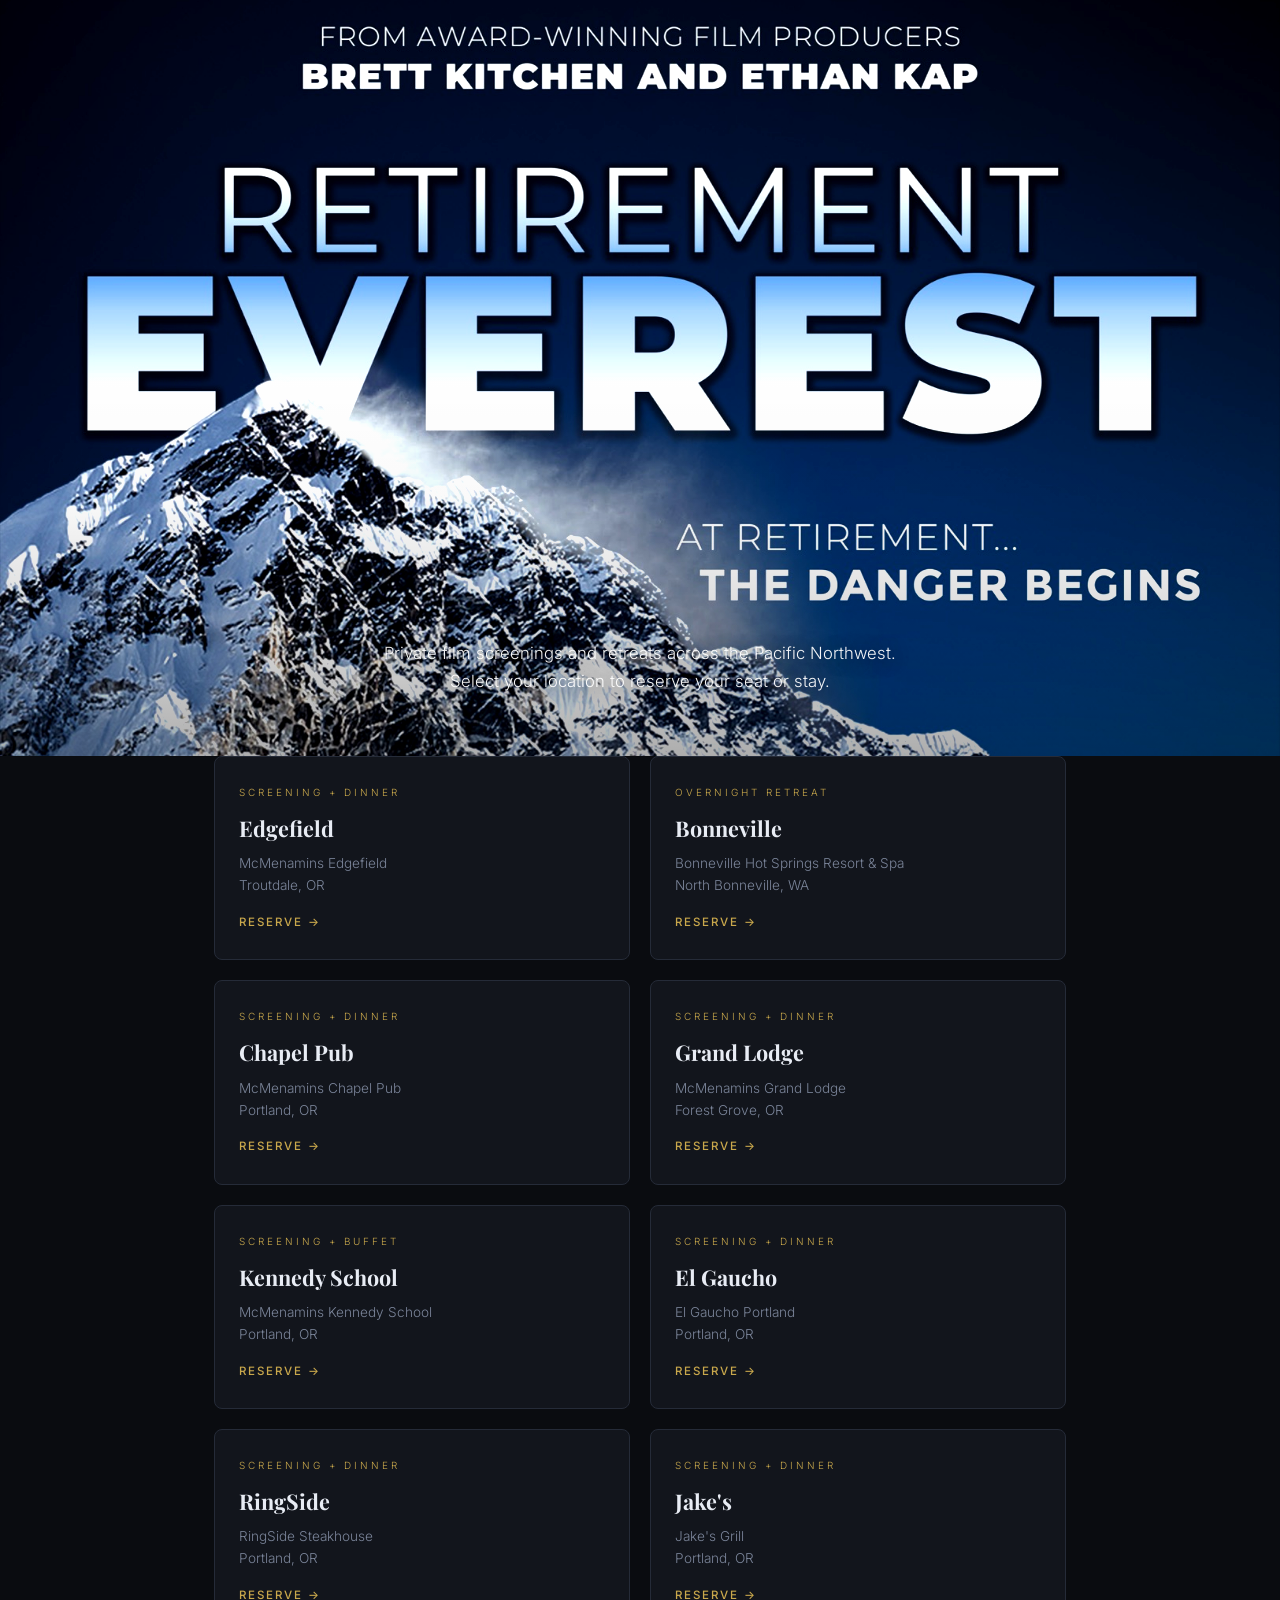
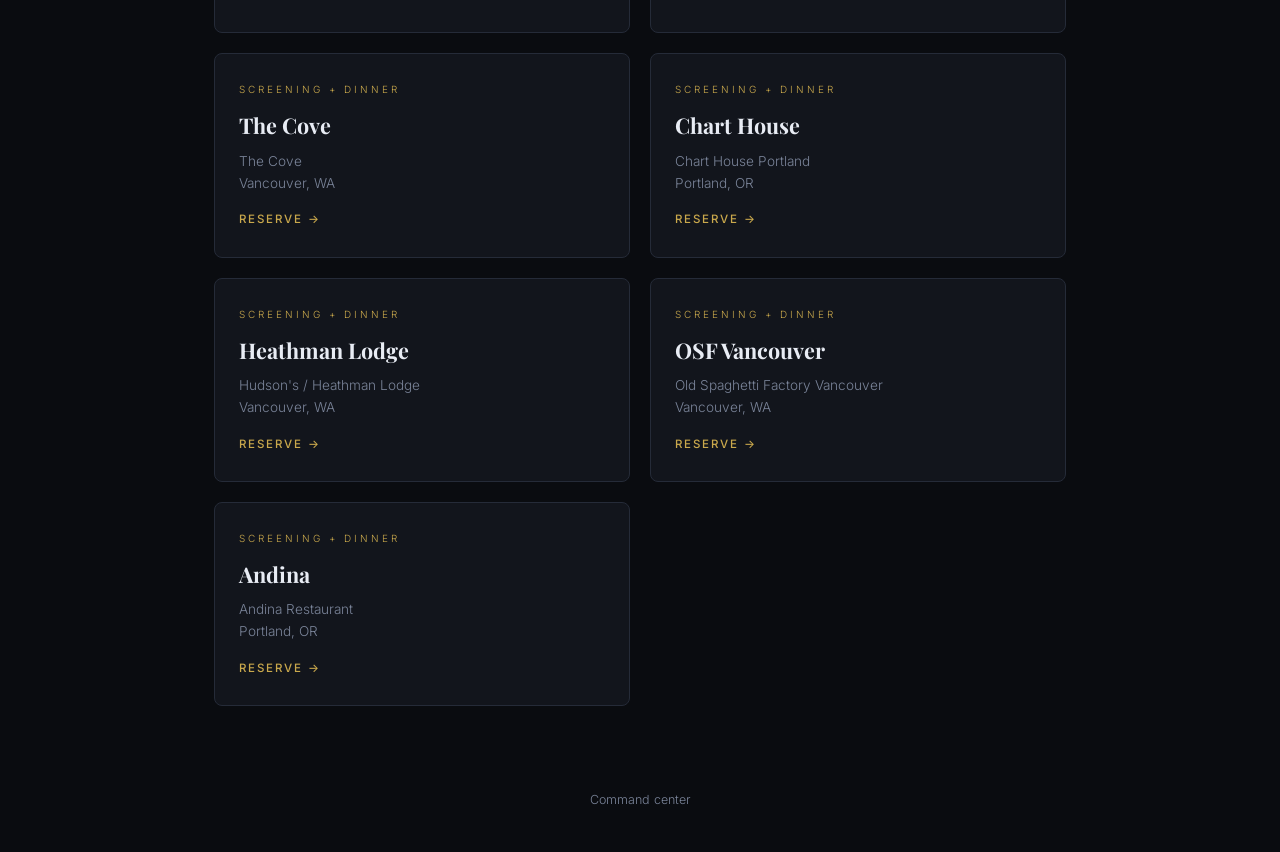
<file: index.html>
<!DOCTYPE html>
<html lang="en">
<head>
<meta charset="UTF-8">
<meta name="viewport" content="width=device-width, initial-scale=1.0">
<title>Retirement Everest — Event Series</title>
<meta http-equiv="Cache-Control" content="no-cache, no-store, must-revalidate">
<link rel="stylesheet" href="styles.css?v=20260802d">
</head>
<body class="theme-hub">
  <div class="hero hero--hub hero--has-poster">
    <div class="hero-bg has-image" id="hubHeroBg"></div>
    <div class="hero-content hub-hero">
    <div class="eyebrow">Brett Kitchen &amp; Ethan Kap Present</div>
    <h1>Retirement Everest</h1>
    <p>Private film screenings and retreats across the Pacific Northwest. Select your location to reserve your seat or stay.</p>
    </div>
  </div>
  <div class="loc-grid" id="locGrid"></div>
  <div class="hub-admin">
    <a href="host.html">Command center</a>
  </div>
  <script src="locations.js?v=20260802d"></script>
  <script>
    const hero = RETIREMENT_EVEREST.hero;
    if (hero?.image) {
      const bust = '20260802d';
      const mobile = hero.imageMobile ? `${hero.imageMobile}?v=${bust}` : '';
      const desktop = `${hero.image}?v=${bust}`;
      document.getElementById('hubHeroBg').innerHTML = `
        <picture>
          ${mobile ? `<source media="(max-width: 768px)" srcset="${mobile}">` : ''}
          <img src="${desktop}" alt="${hero.alt || 'Retirement Everest'}">
        </picture>
        <div class="hero-overlay"></div>`;
    }
    const grid = document.getElementById('locGrid');
    Object.values(RETIREMENT_EVEREST.locations).forEach(loc => {
      if (loc.guestOnly || loc.hideFromPlanner) return; // BBQ package page is not a separate hub card
      const typeLabels = { retreat: 'Overnight Retreat', screening: 'Screening + Dinner', preorder: 'Screening + Dinner', buffet: 'Screening + Buffet' };
      const typeLabel = typeLabels[loc.type] || 'Event';
      const guestSlug = loc.guestSlug || loc.slug;
      const a = document.createElement('a');
      a.className = 'loc-card';
      a.href = `guest.html?location=${guestSlug}`;
      a.innerHTML = `
        <div class="loc-type">${typeLabel}</div>
        <h2>${loc.shortName}</h2>
        <p>${loc.name}<br>${loc.city}</p>
        <div class="go">Reserve →</div>
      `;
      grid.appendChild(a);
    });
  </script>
</body>
</html>
</file>
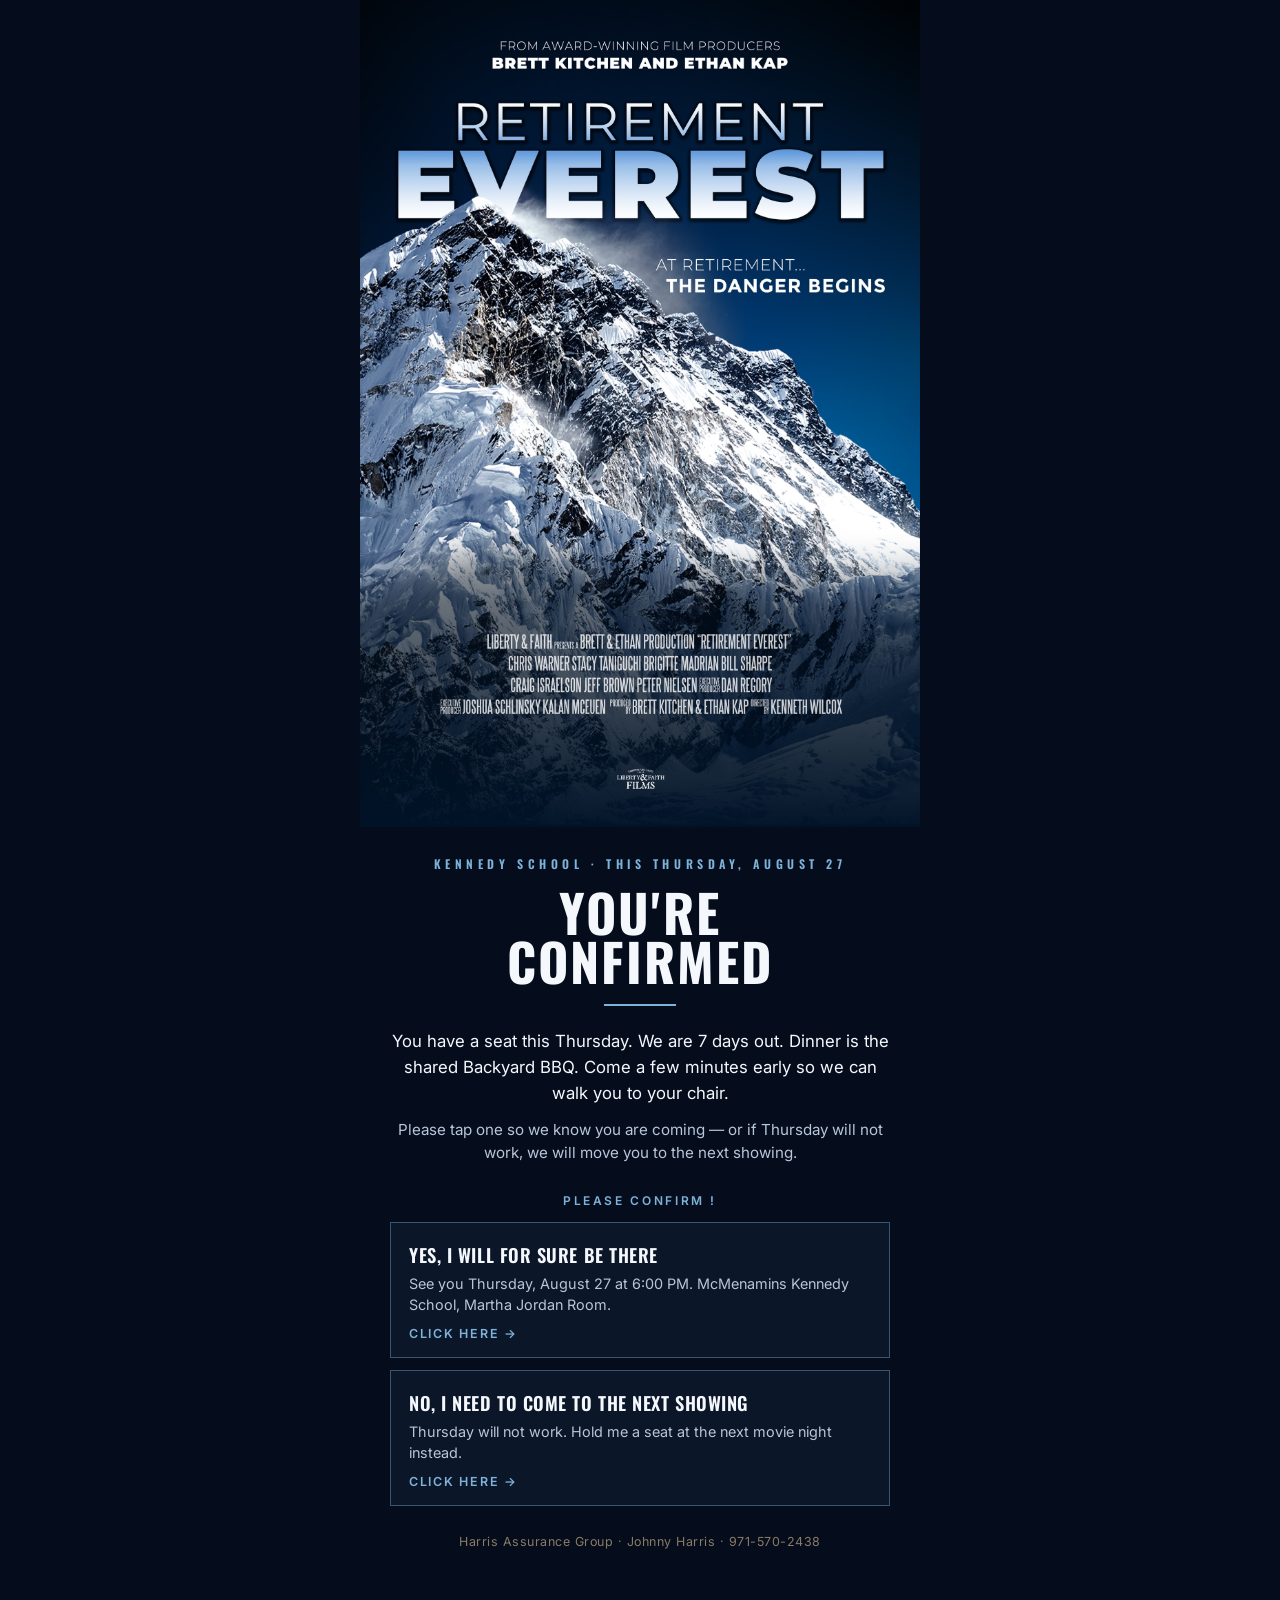
<file: confirm.html>
<!DOCTYPE html>
<html lang="en">
<head>
<meta charset="utf-8">
<meta name="viewport" content="width=device-width, initial-scale=1">
<title>You're confirmed — please tap yes or no</title>
<meta name="description" content="You have a seat Thursday at Kennedy School. Tap yes if you will for sure be there, or no if you need the next showing.">
<link rel="preconnect" href="https://fonts.googleapis.com">
<link href="https://fonts.googleapis.com/css2?family=Inter:wght@400;500;600&family=Oswald:wght@500;600;700&display=swap" rel="stylesheet">
<style>
  :root {
    --bg: #050c1c;
    --panel: #0b1628;
    --gold: #7eb3d9;
    --gold-lt: #f4f8fc;
    --text: #f4f8fc;
    --muted: #b7c6d8;
    --line: rgba(126,179,217,0.4);
  }
  * { box-sizing: border-box; }
  html, body { margin: 0; min-height: 100%; background: var(--bg); color: var(--text); font-family: Inter, system-ui, sans-serif; }
  .wrap { max-width: 560px; margin: 0 auto; padding: 0 0 72px; }
  .hero img { display: block; width: 100%; height: auto; }
  .frame { border: 0; padding: 0 12px; }
  .inner { border: 0; padding: 28px 18px 28px; text-align: center; }
  .kicker {
    font-family: Oswald, sans-serif;
    font-size: 12px; letter-spacing: 0.38em; text-transform: uppercase;
    color: var(--gold); font-weight: 600; margin-bottom: 16px;
  }
  h1 {
    font-family: Oswald, sans-serif; font-weight: 700;
    font-size: clamp(36px, 9vw, 52px); line-height: 0.94; margin: 0 0 18px; color: var(--gold-lt);
    letter-spacing: 0.04em; text-transform: uppercase;
  }
  .rule { width: 72px; height: 2px; background: var(--gold); margin: 0 auto 22px; }
  .lede { font-size: 1.05rem; line-height: 1.55; color: var(--text); margin: 0 0 12px; }
  .sorry { font-size: 0.95rem; line-height: 1.55; color: var(--muted); margin: 0 0 28px; }
  .ask {
    font-size: 12px; letter-spacing: 0.22em; text-transform: uppercase;
    color: var(--gold); font-weight: 600; margin: 0 0 14px;
  }
  .choice {
    display: block; width: 100%; text-align: left; background: var(--panel);
    border: 1px solid var(--line); color: inherit; border-radius: 0;
    padding: 18px 18px 16px; margin: 0 0 12px; cursor: pointer; font: inherit; text-decoration: none;
  }
  .choice:hover, .choice:focus { border-color: var(--gold); outline: none; }
  .choice h2 {
    font-family: Oswald, sans-serif; font-size: 1.15rem;
    margin: 0 0 6px; font-weight: 600; letter-spacing: 0.03em; text-transform: uppercase;
  }
  .choice p { margin: 0; color: var(--muted); font-size: 0.9rem; line-height: 1.45; }
  .choice .go { color: var(--gold); font-size: 0.78rem; letter-spacing: 0.14em; text-transform: uppercase; margin-top: 10px; font-weight: 600; }
  form { text-align: left; margin-top: 8px; }
  label { display: block; font-size: 0.75rem; letter-spacing: 0.08em; text-transform: uppercase; color: var(--muted); margin: 12px 0 6px; }
  input, textarea {
    width: 100%; background: #08101e; border: 1px solid var(--line);
    color: var(--text); padding: 12px; font: inherit; font-size: 1rem;
  }
  textarea { min-height: 88px; resize: vertical; }
  .check { display: flex; gap: 10px; align-items: flex-start; margin: 16px 0 8px; color: var(--muted); font-size: 0.92rem; line-height: 1.4; }
  .check input { width: auto; margin-top: 3px; }
  .actions { display: flex; gap: 10px; margin-top: 20px; }
  button.primary {
    flex: 1; background: var(--gold); color: #1c1814; border: 0; padding: 14px 16px;
    font: inherit; font-weight: 600; letter-spacing: 0.04em; cursor: pointer;
  }
  button.ghost {
    background: transparent; color: var(--muted); border: 1px solid var(--line);
    padding: 14px 16px; font: inherit; cursor: pointer;
  }
  .err { color: #e08a7a; font-size: 0.9rem; margin-top: 12px; }
  .thanks h2 { font-family: Oswald, sans-serif; font-size: 1.8rem; margin: 12px 0; text-transform: uppercase; }
  .thanks p { color: var(--muted); line-height: 1.55; }
  .foot { margin-top: 28px; font-size: 0.78rem; color: #8a7b66; letter-spacing: 0.04em; }
  [hidden] { display: none !important; }
</style>
</head>
<body>
  <div class="wrap">
    <div class="hero"><img src="assets/flyer-poster.jpg" alt="Retirement Everest"></div>
    <div class="frame">
      <div class="inner">
        <div class="kicker">Kennedy School · this Thursday, August 27</div>
        <h1>You're<br>confirmed</h1>
        <div class="rule"></div>
        <p class="lede">You have a seat this Thursday. We are 7 days out. Dinner is the shared Backyard BBQ. Come a few minutes early so we can walk you to your chair.</p>
        <p class="sorry">Please tap one so we know you are coming — or if Thursday will not work, we will move you to the next showing.</p>

        <div id="pick">
          <p class="ask">Please confirm !</p>
          <button class="choice" type="button" data-intent="yes">
            <h2>Yes, I will for sure be there</h2>
            <p>See you Thursday, August 27 at 6:00 PM. McMenamins Kennedy School, Martha Jordan Room.</p>
            <div class="go">Click here →</div>
          </button>
          <button class="choice" type="button" data-intent="next">
            <h2>No, I need to come to the next showing</h2>
            <p>Thursday will not work. Hold me a seat at the next movie night instead.</p>
            <div class="go">Click here →</div>
          </button>
        </div>

        <form id="form" hidden>
          <p class="ask" id="formAsk"></p>
          <p class="sorry" id="formLead" style="margin-bottom:8px"></p>
          <label for="first">First name</label>
          <input id="first" name="first" autocomplete="given-name" required>
          <label for="last">Last name</label>
          <input id="last" name="last" autocomplete="family-name">
          <label for="email">Email</label>
          <input id="email" name="email" type="email" autocomplete="email">
          <label for="phone">Phone</label>
          <input id="phone" name="phone" type="tel" autocomplete="tel">
          <div id="noteWrap" hidden>
            <label for="note">Anything we should know</label>
            <textarea id="note" placeholder="Optional — who else was coming with you, or a good time to call"></textarea>
          </div>
          <div class="err" id="err" hidden></div>
          <div class="actions">
            <button class="ghost" type="button" id="back">Back</button>
            <button class="primary" type="submit" id="submit">Send</button>
          </div>
        </form>

        <div class="thanks" id="thanks" hidden>
          <p class="ask">Thank you</p>
          <h2 id="thanksTitle"></h2>
          <p id="thanksBody"></p>
        </div>

        <p class="foot">Harris Assurance Group · Johnny Harris · 971-570-2438</p>
      </div>
    </div>
  </div>
<script>
(function () {
  var WEBHOOK = 'https://services.leadconnectorhq.com/hooks/24UgqDfh5TcJs5IPnA25/webhook-trigger/bfe13f27-a90b-46ec-ae0c-7744bcec2f8d';
  var q = new URLSearchParams(location.search);
  var intent = (q.get('intent') || '').toLowerCase();
  var pick = document.getElementById('pick');
  var form = document.getElementById('form');
  var thanks = document.getElementById('thanks');
  var noteWrap = document.getElementById('noteWrap');
  var err = document.getElementById('err');
  var current = '';

  function usable(v) {
    v = (v || '').trim();
    if (!v || /\{\{/.test(v)) return '';
    return v;
  }
  ['first', 'last', 'email', 'phone'].forEach(function (k) {
    var el = document.getElementById(k);
    var v = usable(q.get(k) || q.get(k === 'first' ? 'first_name' : k === 'last' ? 'last_name' : k) || '');
    if (el && v) el.value = v;
  });
  var cleanPath = location.pathname.replace(/\/confirm\.html$/i, '/confirm').replace(/\/$/, '') || '/confirm';
  var cleanSearch = (intent === 'yes' || intent === 'next') ? ('?intent=' + intent) : '';
  if (location.pathname + location.search !== cleanPath + cleanSearch) {
    history.replaceState({}, '', cleanPath + cleanSearch);
  }

  function showForm(which) {
    current = which;
    pick.hidden = true;
    form.hidden = false;
    thanks.hidden = true;
    var yes = which === 'yes';
    document.getElementById('formAsk').textContent = yes ? 'Yes — I will be there' : 'Next showing';
    document.getElementById('formLead').textContent = yes
      ? 'Tell us how to reach you so we have you locked in for Thursday.'
      : 'Tell us how to reach you. We will hold a seat for you at the next movie night and confirm the date.';
    document.getElementById('submit').textContent = yes ? 'Yes, I will for sure be there' : 'Move me to the next showing';
    noteWrap.hidden = yes;
  }

  document.querySelectorAll('[data-intent]').forEach(function (btn) {
    btn.addEventListener('click', function () { showForm(btn.getAttribute('data-intent')); });
  });
  document.getElementById('back').addEventListener('click', function () {
    form.hidden = true;
    pick.hidden = false;
    history.replaceState({}, '', cleanPath);
  });

  if (intent === 'yes' || intent === 'next') showForm(intent);

  form.addEventListener('submit', function (e) {
    e.preventDefault();
    err.hidden = true;
    var first = document.getElementById('first').value.trim();
    var last = document.getElementById('last').value.trim();
    var email = document.getElementById('email').value.trim();
    var phone = document.getElementById('phone').value.trim();
    if (!first) { err.textContent = 'Please add your first name.'; err.hidden = false; return; }
    if (!email && !phone) { err.textContent = 'Please add an email or a phone number.'; err.hidden = false; return; }
    var yes = current === 'yes';
    var note = document.getElementById('note').value.trim();
    var payload = {
      firstName: first,
      lastName: last,
      email: email,
      phone: phone,
      event: yes ? 'confirmed_will_attend' : 'confirmed_move_next_showing',
      sendLaneComms: 'no',
      tag: yes ? 're-rsvp-yes' : 're-cannot-attend',
      tags: yes ? 'seat-confirmed,re-rsvp-yes' : 're-cannot-attend,re-next-event',
      intent: current,
      notes: yes
        ? ('Yes, I will for sure be there.' + (note ? ' ' + note : ''))
        : ('No, I need the next showing. Free their Thursday chair.' + (note ? ' ' + note : '')),
      message: yes
        ? 'Confirmed guest: will for sure be there Thursday Aug 27 Kennedy School BBQ.'
        : ('Confirmed guest cannot make Thursday Aug 27 — needs the next showing. Free their chair.' + (note ? ' ' + note : '')),
      brand: 'HAG',
      ghlLocationId: '24UgqDfh5TcJs5IPnA25',
      source: 'retirement-everest-confirm-flyer',
      re_event_location: yes ? 'Kennedy School BBQ Aug 27 — RSVP yes' : 'Next showing — could not make Kennedy School BBQ Aug 27',
      re_event_location_slug: yes ? 'kennedy-school-bbq' : 'next-event'
    };
    var btn = document.getElementById('submit');
    btn.disabled = true;
    btn.textContent = 'Sending…';
    fetch(WEBHOOK, {
      method: 'POST',
      mode: 'cors',
      headers: { 'Content-Type': 'application/json', Accept: 'application/json' },
      body: JSON.stringify(payload)
    }).then(function (res) {
      return res.text().then(function (text) {
        if (!res.ok || (/invalid data|error/i.test(text) && !/success/i.test(text))) {
          throw new Error(text || ('HTTP ' + res.status));
        }
      });
    }).then(function () {
      form.hidden = true;
      thanks.hidden = false;
      document.getElementById('thanksTitle').textContent = yes
        ? 'See you Thursday.'
        : 'Next showing it is.';
      document.getElementById('thanksBody').textContent = yes
        ? 'You are locked in. Thursday, August 27, 6:00 PM, McMenamins Kennedy School, Martha Jordan Room. Come a few minutes early.'
        : 'Thank you for telling us. We will hold a seat for you at the next movie night and confirm the date with you.';
    }).catch(function () {
      btn.disabled = false;
      btn.textContent = yes ? 'Yes, I will for sure be there' : 'Move me to the next showing';
      err.textContent = 'That did not go through. Call or text Johnny at 971-570-2438 and we will take care of it.';
      err.hidden = false;
    });
  });
})();
</script>
</body>
</html>
</file>
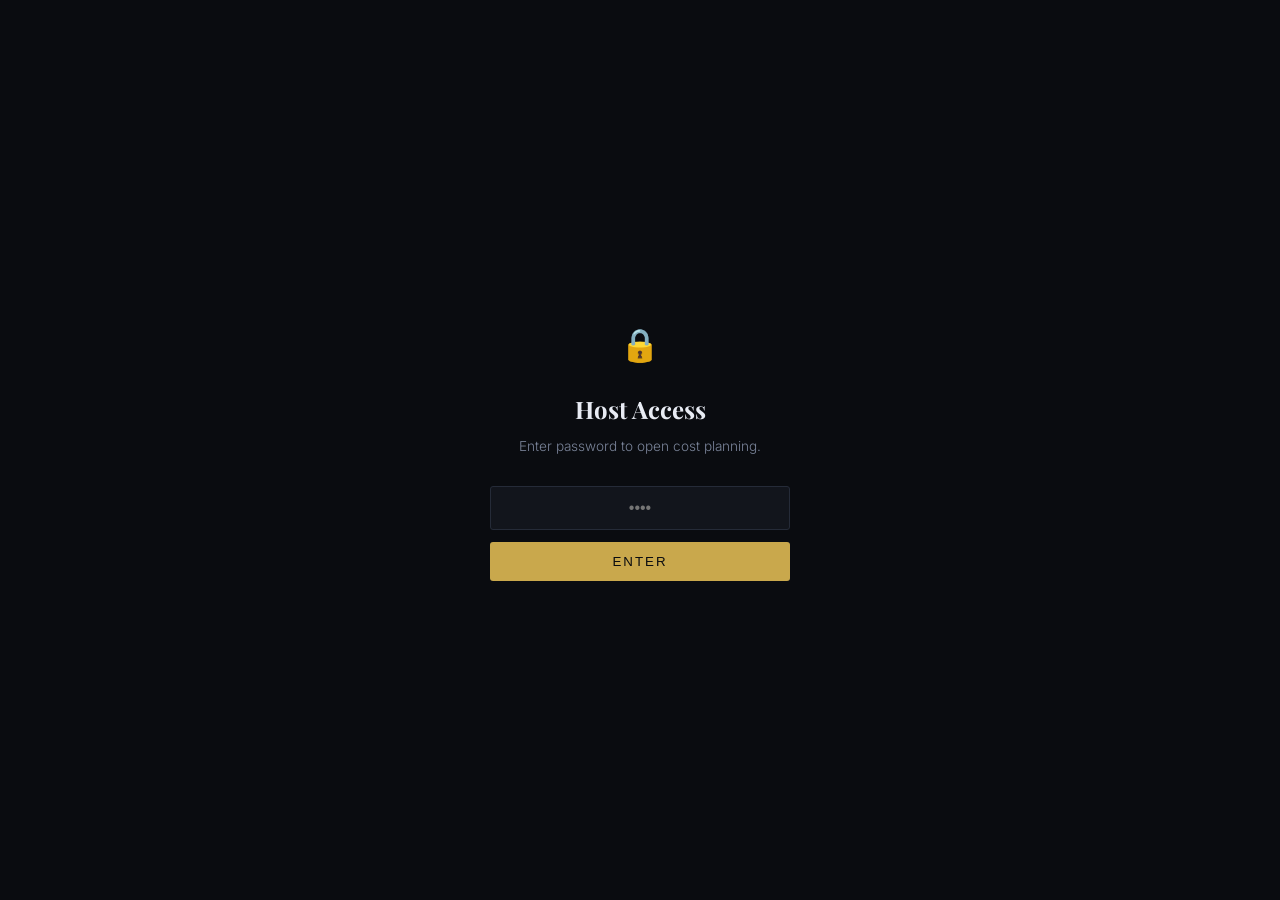
<file: cost-simulation.html>
<!DOCTYPE html>
<html lang="en">
<head>
<meta charset="UTF-8">
<meta name="viewport" content="width=device-width, initial-scale=1.0">
<title>Retirement Everest — Cost Planning</title>
<link rel="stylesheet" href="styles.css">
<style>
.wrap { max-width: 1100px; margin: 0 auto; padding: 36px 24px 80px; }
.loc-tabs { display: flex; gap: 8px; margin-bottom: 28px; flex-wrap: wrap; }
.loc-tab { padding: 10px 16px; background: var(--panel); border: 1px solid var(--border); border-radius: 20px; color: var(--muted); cursor: pointer; font-size: 0.72rem; letter-spacing: 1px; text-transform: uppercase; }
.loc-tab.active { background: color-mix(in srgb, var(--accent) 12%, var(--panel)); color: var(--accent); border-color: var(--accent); }
.panel { display: none; }
.panel.active { display: block; }
.note { background: color-mix(in srgb, var(--accent) 8%, var(--panel)); border: 1px solid color-mix(in srgb, var(--accent) 25%, var(--border)); padding: 14px 18px; border-radius: 4px; margin-bottom: 20px; font-size: 0.82rem; line-height: 1.6; }
.scenario-grid { display: grid; grid-template-columns: repeat(auto-fit, minmax(200px, 1fr)); gap: 14px; }
.scenario-card { background: var(--panel); border: 1px solid var(--border); border-radius: 4px; padding: 18px; }
.scenario-card h4 { font-size: 0.65rem; letter-spacing: 2px; text-transform: uppercase; color: var(--muted); margin-bottom: 10px; }
.big { font-size: 1.7rem; font-weight: 600; color: var(--accent); }
.sub { font-size: 0.75rem; color: var(--muted); margin-top: 6px; }
header.page { padding: 28px 32px; border-bottom: 1px solid var(--border); display: flex; align-items: center; gap: 16px; flex-wrap: wrap; }
header.page h1 { font-family: var(--heading-font); font-size: 1.3rem; color: var(--accent); }
.quote-grid { display: grid; grid-template-columns: repeat(auto-fit, minmax(140px, 1fr)); gap: 10px; margin-bottom: 18px; }
.quote-cell { background: var(--bg); border: 1px solid var(--border); border-radius: 4px; padding: 12px; }
.quote-cell .k { display: block; font-size: 0.58rem; letter-spacing: 1.5px; text-transform: uppercase; color: var(--muted); margin-bottom: 4px; }
.quote-cell .v { font-size: 0.95rem; font-weight: 600; }
.badge-ok { color: #7dcea0; }
.badge-bad { color: #e07a7a; }
.badge-unk { color: #e8b86d; }
.compare-wrap { overflow-x: auto; margin-bottom: 32px; }
.compare-table { width: 100%; border-collapse: collapse; font-size: 0.8rem; }
.compare-table th, .compare-table td { padding: 10px 12px; border-bottom: 1px solid var(--border); text-align: left; white-space: nowrap; }
.compare-table th { font-size: 0.62rem; letter-spacing: 1.5px; text-transform: uppercase; color: var(--muted); }
.compare-table tr:hover { background: color-mix(in srgb, var(--accent) 6%, transparent); cursor: pointer; }
.compare-table .num { font-variant-numeric: tabular-nums; font-weight: 600; color: var(--accent); }
.att-list { display: flex; flex-wrap: wrap; gap: 8px; margin-top: 14px; }
.att-list a { font-size: 0.75rem; color: var(--accent); text-decoration: none; border: 1px solid color-mix(in srgb, var(--accent) 35%, var(--border)); padding: 4px 10px; border-radius: 12px; }
.att-list a:hover { border-color: var(--accent); }
.section-h { font-size: 0.7rem; letter-spacing: 2px; text-transform: uppercase; color: var(--accent); margin: 0 0 12px; }
.buffet-block { margin-top: 28px; padding-top: 20px; border-top: 1px solid var(--border); }
.buffet-block h3 { font-family: var(--heading-font); font-size: 1.05rem; text-transform: uppercase; margin: 0 0 6px; color: var(--text); }
.buffet-block .pkg-meta { font-size: 0.78rem; color: var(--muted); margin-bottom: 12px; }
</style>
</head>
<body class="theme-hub">
<div id="host-content" style="display:none">
<header class="page">
  <h1>Retirement Everest · Cost Planning</h1>
  <a href="host.html?view=venues" style="margin-left:auto;font-size:0.78rem;color:var(--muted);text-decoration:none">Venue CRM</a>
  <a href="host.html" style="font-size:0.78rem;color:var(--muted);text-decoration:none">Command center</a>
  <a href="index.html" style="font-size:0.78rem;color:var(--muted);text-decoration:none">← Hub</a>
</header>
<div class="wrap">
  <p style="font-size:0.85rem;color:var(--muted);margin:0 0 20px;line-height:1.5">
    Figures use <strong>real RFP quotes</strong> (F&amp;B min, service %, room/AV fees) where known, plus package/menu pricing from venue attachments.
    Series budget filter: ideal F&amp;B min ≤ <strong>$3,000</strong>. Mid-tier Event #1 target <strong>$45–70/head</strong>. Vancouver WA rows include sales tax when <code>taxPct</code> is set.
  </p>

  <h2 class="section-h">Compare · 35 guests (median total host cost)</h2>
  <div class="compare-wrap">
    <table class="compare-table" id="compareTable">
      <thead>
        <tr>
          <th>Venue</th>
          <th>Budget</th>
          <th>F&amp;B min</th>
          <th>Svc</th>
          <th>Room+AV</th>
          <th>Pkg/pp</th>
          <th>@35 median</th>
          <th>Per guest</th>
          <th>Quote date</th>
        </tr>
      </thead>
      <tbody></tbody>
    </table>
  </div>

  <div class="loc-tabs" id="locTabs"></div>
  <div id="panels"></div>
</div>
</div>
<script src="locations.js"></script>
<script src="shared.js"></script>
<script src="host-auth.js"></script>
<script>
function money(n) {
  if (n == null || Number.isNaN(n)) return '—';
  return '$' + Number(n).toLocaleString();
}
function budgetBadge(ok) {
  if (ok === true) return '<span class="badge-ok">Under $3k min</span>';
  if (ok === false) return '<span class="badge-bad">Over $3k / parked</span>';
  return '<span class="badge-unk">Min TBD</span>';
}
function recomputeFloor(sim, guests, packagePpOverride, drinkPpOverride) {
  if (!sim) return null;
  const sc = sim.servicePct || 0;
  const tax = sim.taxPct || 0;
  const pkg = packagePpOverride != null ? packagePpOverride : (sim.packagePp || 0);
  const drink = drinkPpOverride != null ? drinkPpOverride : (sim.drinkPp || 0);
  const food = pkg * guests;
  const bev = drink * guests;
  const fbMin = sim.fbMin || 0;
  const fb = Math.max(food + bev, fbMin);
  // Service on F&B, then sales tax on F&B+service (WA model); room/AV after
  return Math.round(fb * (1 + sc) * (1 + tax) + (sim.roomFee || 0) + (sim.avFee || 0));
}

function scenarioCardsHTML(scenarios, loc, sim, packagePp) {
  return (scenarios || []).map(s => {
    if (loc.type === 'screening' || loc.type === 'preorder' || loc.type === 'buffet') {
      const floor = recomputeFloor(sim, s.guests, packagePp);
      return `<div class="scenario-card"><h4>${s.guests} guests</h4>
        <div class="big">${money(s.median)}</div>
        <div class="sub">Median total · ~${money(s.perGuest)}/guest</div>
        <div class="sub">Range: ${money(s.p10)} – ${money(s.p90)}</div>
        ${floor != null ? `<div class="sub">Recomputed floor: ${money(floor)}</div>` : ''}
      </div>`;
    }
    return `<div class="scenario-card"><h4>${s.reservations || s.guests} reservations</h4>
      <div class="big">${money(s.median)}</div>
      <div class="sub">Median · safe ${money(s.safe)}</div></div>`;
  }).join('');
}

function initCostPlanning() {
  const tabs = document.getElementById('locTabs');
  const panels = document.getElementById('panels');
  const tbody = document.querySelector('#compareTable tbody');
  const locs = Object.values(RETIREMENT_EVEREST.locations).filter(l => !(l.costSim && l.costSim.outOfMarket));

  // Comparison sorted by 35-guest median (unknown mins last)
  const ranked = locs.slice().sort((a, b) => {
    const am = a.costSim?.scenarios?.find(s => s.guests === 35)?.median
      ?? a.costSim?.scenarios?.[1]?.median ?? 9e9;
    const bm = b.costSim?.scenarios?.find(s => s.guests === 35)?.median
      ?? b.costSim?.scenarios?.[1]?.median ?? 9e9;
    return am - bm;
  });

  ranked.forEach(loc => {
    const sim = loc.costSim || {};
    const s35 = (sim.scenarios || []).find(s => s.guests === 35) || (sim.scenarios || [])[1] || {};
    const tr = document.createElement('tr');
    tr.innerHTML = `
      <td><strong>${esc(loc.shortName || loc.name)}</strong></td>
      <td>${budgetBadge(sim.budgetOk)}</td>
      <td class="num">${sim.fbMin ? money(sim.fbMin) : 'TBD'}</td>
      <td>${sim.servicePct != null ? Math.round(sim.servicePct * 100) + '%' : '—'}</td>
      <td class="num">${money((sim.roomFee || 0) + (sim.avFee || 0))}</td>
      <td class="num">${sim.packagePp ? money(sim.packagePp) : '—'}</td>
      <td class="num">${s35.median != null ? money(s35.median) : '—'}</td>
      <td class="num">${s35.perGuest != null ? money(s35.perGuest) : '—'}</td>
      <td>${esc(sim.quoteDate || '—')}</td>`;
    tr.onclick = () => {
      document.querySelectorAll('.loc-tab').forEach(t => t.classList.remove('active'));
      document.querySelectorAll('.panel').forEach(p => p.classList.remove('active'));
      const tab = document.querySelector(`[data-slug="${loc.slug}"]`);
      const panel = document.getElementById('panel-' + loc.slug);
      if (tab) tab.classList.add('active');
      if (panel) {
        panel.classList.add('active');
        panel.scrollIntoView({ behavior: 'smooth', block: 'start' });
      }
    };
    tbody.appendChild(tr);
  });

  locs.forEach((loc, i) => {
    const btn = document.createElement('button');
    btn.className = 'loc-tab' + (i === 0 ? ' active' : '');
    btn.dataset.slug = loc.slug;
    btn.textContent = loc.shortName;
    btn.onclick = () => {
      document.querySelectorAll('.loc-tab').forEach(t => t.classList.remove('active'));
      document.querySelectorAll('.panel').forEach(p => p.classList.remove('active'));
      btn.classList.add('active');
      document.getElementById('panel-' + loc.slug).classList.add('active');
    };
    tabs.appendChild(btn);

    const sim = loc.costSim || { note: 'No cost model yet.', scenarios: [] };
    const panel = document.createElement('div');
    panel.className = 'panel' + (i === 0 ? ' active' : '');
    panel.id = 'panel-' + loc.slug;

    const buffetBlocks = (sim.buffetPackages || []).map(bp => {
      const cards = scenarioCardsHTML(bp.scenarios, loc, sim, bp.packagePp);
      return `<div class="buffet-block">
        <h3>${esc(bp.name)}</h3>
        <div class="pkg-meta">Buffet food only <strong>${money(bp.packagePp)}</strong>/guest · + drinks · × ${Math.round((sim.servicePct || 0) * 100)}% service · floor vs F&amp;B min ${sim.fbMin ? money(sim.fbMin) : '—'}</div>
        <div class="scenario-grid">${cards || '<p class="empty">No scenarios.</p>'}</div>
      </div>`;
    }).join('');

    const cards = sim.buffetPackages?.length
      ? ''
      : scenarioCardsHTML(sim.scenarios, loc, sim, sim.packagePp);

    const atts = (loc.attachments || []).map(a =>
      `<a href="${esc(a.path)}" target="_blank" rel="noopener">${esc(a.name || a.path)}</a>`
    ).join('');

    const defaultLabel = sim.buffetPackages?.length
      ? 'Series compare default (lowest buffet)'
      : 'Package / pp';

    panel.innerHTML = `
      <div class="quote-grid">
        <div class="quote-cell"><span class="k">Budget filter</span><span class="v">${budgetBadge(sim.budgetOk)}</span></div>
        <div class="quote-cell"><span class="k">F&amp;B minimum</span><span class="v">${sim.fbMin ? money(sim.fbMin) : 'TBD'}</span></div>
        <div class="quote-cell"><span class="k">Service charge</span><span class="v">${sim.servicePct != null ? Math.round(sim.servicePct * 100) + '%' : '—'}</span></div>
        <div class="quote-cell"><span class="k">Sales tax</span><span class="v">${sim.taxPct != null ? (Math.round(sim.taxPct * 1000) / 10) + '%' : '—'}</span></div>
        <div class="quote-cell"><span class="k">Room fee</span><span class="v">${money(sim.roomFee || 0)}</span></div>
        <div class="quote-cell"><span class="k">AV fee</span><span class="v">${money(sim.avFee || 0)}</span></div>
        <div class="quote-cell"><span class="k">${defaultLabel}</span><span class="v">${sim.packagePp ? money(sim.packagePp) : '—'}</span></div>
        <div class="quote-cell"><span class="k">Drink / pp (blend)</span><span class="v">${sim.drinkPp ? money(sim.drinkPp) : '—'}</span></div>
        <div class="quote-cell"><span class="k">Room</span><span class="v" style="font-size:0.8rem;font-weight:500">${esc(sim.roomName || loc.venue || '—')}</span></div>
      </div>
      ${sim.proposedDate ? `<p class="sub" style="margin:0 0 12px">Proposed / held date: <strong>${esc(sim.proposedDate)}</strong></p>` : ''}
      <div class="note"><strong>Source:</strong> ${esc(sim.source || 'Planning model')}<br>${esc(sim.note || '')}</div>
      ${buffetBlocks
        ? `<div class="section-h" style="margin-top:8px">Scenarios by buffet package</div>${buffetBlocks}`
        : `<div class="scenario-grid">${cards || '<p class="empty">No scenarios.</p>'}</div>`}
      ${atts ? `<div style="margin-top:18px"><div class="section-h">Attachments on file</div><div class="att-list">${atts}</div></div>` : ''}
      <p style="margin-top:24px;font-size:0.72rem;color:var(--muted);font-style:italic">
        Live guest preorders: <a href="host.html?location=${esc(loc.slug)}" style="color:var(--accent)">host dashboard</a>
        · Guest page: <a href="guest.html?location=${esc(loc.slug)}" style="color:var(--accent)">guest.html?location=${esc(loc.slug)}</a>
        · Venue CRM: <a href="host.html?view=venues" style="color:var(--accent)">Venues</a>
      </p>`;
    panels.appendChild(panel);
  });
}

initHostLock({
  contentId: 'host-content',
  title: 'Host Access',
  subtitle: 'Enter password to open cost planning.',
  onUnlock: initCostPlanning
});
</script>
</body>
</html>
</file>
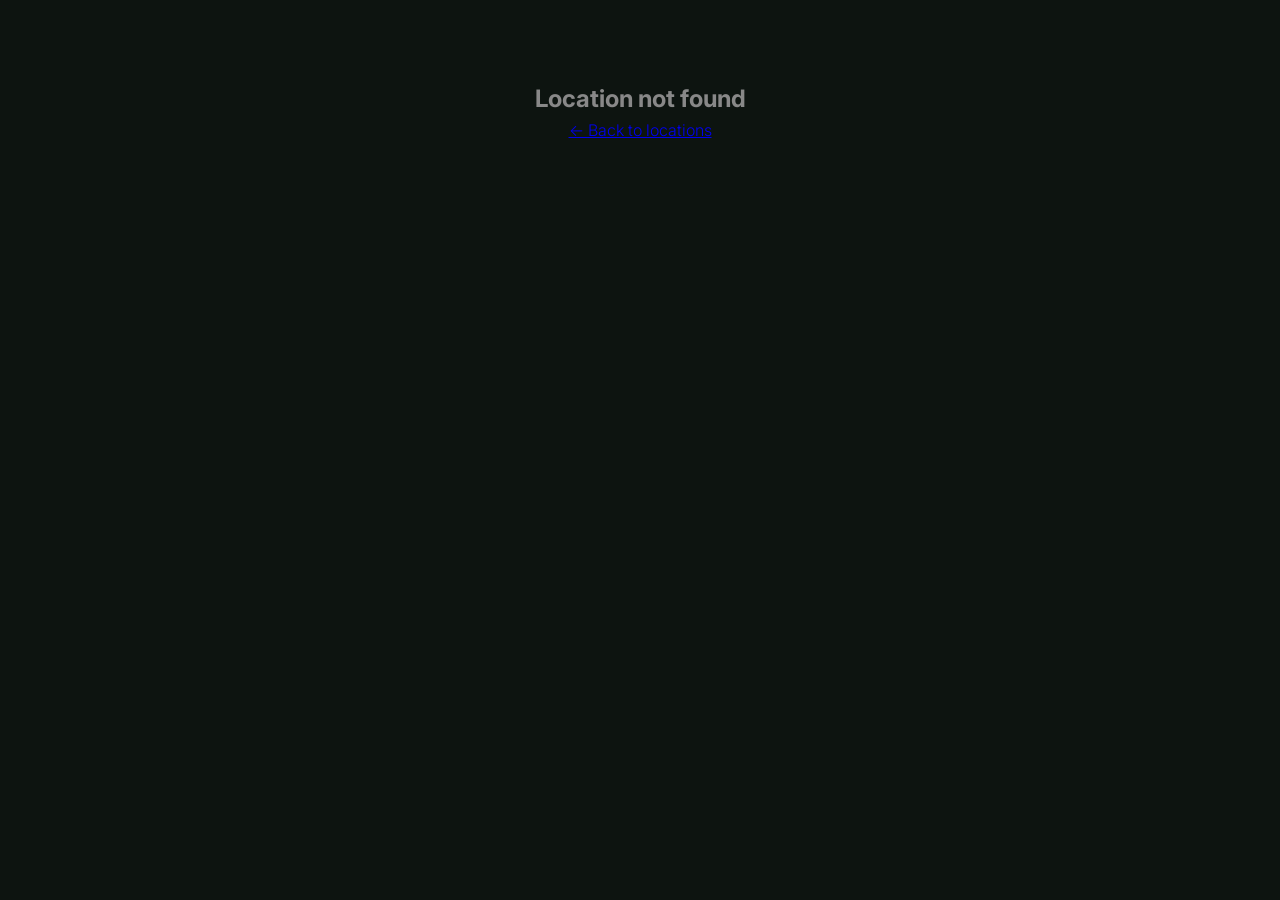
<file: guest.html>
<!DOCTYPE html>
<html lang="en">
<head>
<meta charset="UTF-8">
<meta name="viewport" content="width=device-width, initial-scale=1.0">
<meta http-equiv="Cache-Control" content="no-cache, no-store, must-revalidate">
<meta http-equiv="Pragma" content="no-cache">
<meta http-equiv="Expires" content="0">
<title>Retirement Everest</title>
<link rel="stylesheet" href="styles.css?v=20260818a">
<script>
/* Old poll URL has no seat chart. Send guests to the live BBQ form before the page paints. */
(function () {
  try {
    var p = new URLSearchParams(location.search);
    var loc = (p.get('location') || p.get('loc') || '').trim();
    if (loc === 'kennedy-school') {
      p.set('location', 'kennedy-school-bbq');
      p.delete('loc');
      location.replace(location.pathname + '?' + p.toString() + location.hash);
    }
  } catch (e) {}
})();
</script>
</head>
<body class="theme-forest">
<div id="app"></div>
<script src="locations.js?v=20260814d"></script>
<script src="shared-store.js?v=20260812m"></script>
<script src="shared-orders.js?v=20260818a"></script>
<script src="seating.js?v=20260813b"></script>
<script src="app-guest.js?v=20260818a"></script>
</body>
</html>
</file>
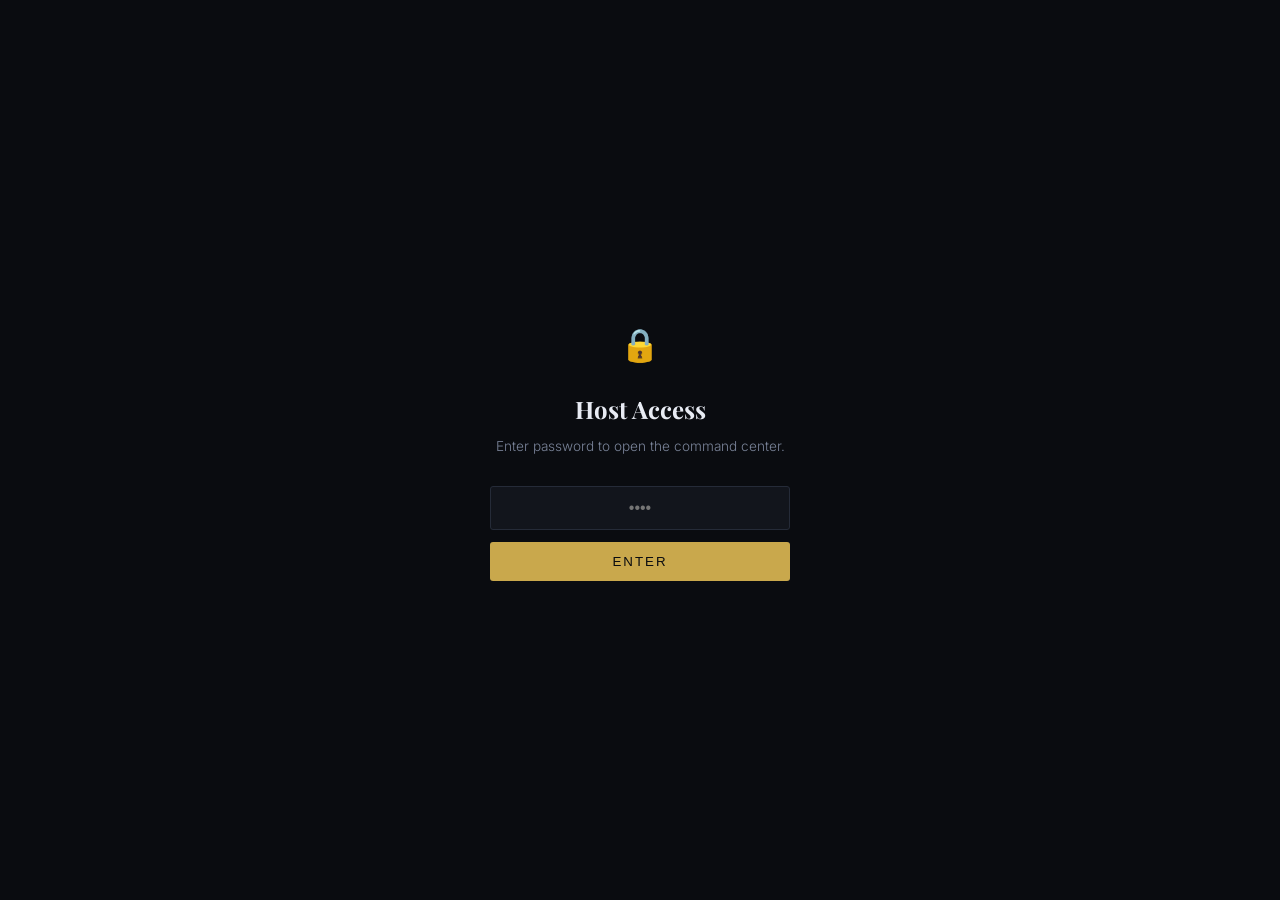
<file: host.html>
<!DOCTYPE html>
<html lang="en">
<head>
<meta charset="UTF-8">
<meta name="viewport" content="width=device-width, initial-scale=1.0">
<title>Retirement Everest — Command Center</title>
<meta http-equiv="Cache-Control" content="no-cache, no-store, must-revalidate">
<link rel="stylesheet" href="styles.css?v=20260819a">
</head>
<body class="theme-hub">
<div id="report" style="display:none">
  <div class="topbar host-topbar">
    <div class="host-topbar-left">
      <div id="loc-topbar" style="display:none;margin-bottom:12px;gap:8px;align-items:center">
        <label style="font-size:0.85rem;font-weight:600;color:var(--muted)">Event Location</label>
        <select class="loc-select" id="locSelect" style="font-size:1rem;padding:6px 8px;min-width:180px"></select>
      </div>
      <h1 id="hostTitle" style="font-family:var(--heading-font);font-size:1.2rem;color:var(--accent)">Series Overview</h1>
      <nav class="host-nav">
        <button type="button" class="host-tab active" data-view="overview">Overview</button>
        <button type="button" class="host-tab" data-view="location">Location Report</button>
        <button type="button" class="host-tab" data-view="waitlist">Waitlist</button>
        <button type="button" class="host-tab" data-view="gym">Gym backup</button>
        <button type="button" class="host-tab" data-view="contacts">Contacts</button>
        <button type="button" class="host-tab" data-view="planner">Event Planner</button>
        <button type="button" class="host-tab" data-view="outreach">Outreach</button>
        <button type="button" class="host-tab" data-view="venues">Venue research</button>
      </nav>
    </div>
    <div style="display:flex;gap:8px;flex-wrap:wrap;align-items:center">
      <div id="loc-toolbar" style="display:none;gap:8px;align-items:center">
        <button class="btn-sm btn-accent" type="button" onclick="openInviteModal()">Send guest link</button>
        <button class="btn-sm" onclick="window.print()">Print</button>
        <div class="export-menu">
          <button class="btn-sm" type="button" onclick="toggleExportMenu(event)">Export ▾</button>
          <div class="export-dropdown" id="exportDropdown">
            <button type="button" onclick="exportData('orders-csv')">Full guest sheet → CSV</button>
            <button type="button" onclick="exportData('guest-list')">Call list (name/phone/seat) → CSV</button>
            <button type="button" onclick="exportData('waitlist')">Waitlist holds → CSV</button>
            <button type="button" onclick="exportData('kitchen')">Kitchen / diet → CSV</button>
            <button type="button" onclick="exportData('cost-summary')">Cost summary → CSV</button>
            <button type="button" onclick="exportData('orders-tsv')">Copy table for Sheets</button>
            <button type="button" onclick="exportData('sheets-push')">Push to Google Sheet</button>
          </div>
        </div>
        <button class="btn-sm" onclick="clearAll()">Clear</button>
      </div>
      <a class="btn-sm btn-accent" href="https://jonray757-hue.github.io/johnny-work-hub/" target="_blank" rel="noopener">Work Hub</a>
      <button type="button" class="btn-sm" id="navGuestFlyers">Guest flyers</button>
      <a class="btn-sm" href="marketing-kit.html" style="text-decoration:none">Marketing kit</a>
      <a class="btn-sm" href="index.html" style="text-decoration:none">← Hub</a>
      <a class="btn-sm" href="cost-simulation.html" style="text-decoration:none">Cost planning</a>
    </div>
  </div>
  <div class="main-wrap">
    <div id="view-overview" class="host-view active"></div>
    <div id="view-venues" class="host-view"></div>
    <div id="view-location" class="host-view">
      <div id="report-body"></div>
    </div>
    <div id="view-waitlist" class="host-view">
      <div id="waitlist-body"></div>
    </div>
    <div id="view-gym" class="host-view">
      <div id="gym-body"></div>
    </div>
    <div id="view-planner" class="host-view"></div>
    <div id="view-contacts" class="host-view"></div>
    <div id="view-outreach" class="host-view"></div>
  </div>
</div>

<div class="modal-overlay" id="contactEditModal">
  <div class="modal-box">
    <h2 id="contactEditTitle">Add contact</h2>
    <p class="modal-sub">People you're talking to about events — name, phone, email, role/position.</p>
    <input type="hidden" id="ctId">
    <div class="modal-field"><span>First name</span><input type="text" id="ctFirst" autocomplete="given-name"></div>
    <div class="modal-field"><span>Last name</span><input type="text" id="ctLast" autocomplete="family-name"></div>
    <div class="modal-field"><span>Email</span><input type="email" id="ctEmail" autocomplete="email"></div>
    <div class="modal-field"><span>Phone</span><input type="tel" id="ctPhone" autocomplete="tel"></div>
    <div class="modal-field"><span>Position / title</span><input type="text" id="ctPosition" placeholder="e.g. Advisor, Office Manager"></div>
    <div class="modal-field"><span>Company</span><input type="text" id="ctCompany" placeholder="Optional"></div>
    <div class="modal-field"><span>Event</span><select id="ctLocation"></select></div>
    <div class="modal-field"><span>Pipeline stage</span>
      <select id="ctStatus">
        <option value="invited">Registered (send prefs link)</option>
        <option value="talking">Talking</option>
        <option value="registered">Preferences received</option>
        <option value="seated">Seated</option>
        <option value="prospect">Prospect</option>
      </select>
    </div>
    <div class="modal-field"><span>Notes</span><textarea id="ctNotes" rows="3" placeholder="Conversation notes…"></textarea></div>
    <div class="modal-actions">
      <button type="button" class="lock-btn btn-accent" onclick="saveContactFromModal()">Save contact</button>
      <button type="button" class="lock-btn" onclick="closeContactEditModal()">Cancel</button>
    </div>
  </div>
</div>

<div class="modal-overlay" id="connectModal">
  <div class="modal-box">
    <h2 id="connectModalTitle">Connect via GHL</h2>
    <p class="modal-sub" id="connectModalSub">Message is sent through HAG GoHighLevel (SMS or email workflow).</p>
    <div class="modal-field" id="connectSubjectWrap"><span>Email subject</span><input type="text" id="connectSubject"></div>
    <div class="modal-field"><span>Message</span><textarea id="connectMessage" rows="8"></textarea></div>
    <div class="modal-actions">
      <button type="button" class="lock-btn btn-accent" id="connectSendBtn" onclick="submitConnectViaGHL()">Send via GHL</button>
      <button type="button" class="lock-btn" onclick="closeConnectModal()">Cancel</button>
    </div>
    <p class="integration-note" style="margin-top:14px">
      Does <strong>not</strong> open Mail or Messages on this Mac — GHL must send the SMS/email.
      Workflow trigger: inbound webhook with <code>event = host_quick_connect</code>.
    </p>
  </div>
</div>

<div class="modal-overlay" id="inviteModal">
  <div class="modal-box">
    <h2>Send guest link</h2>
    <p class="modal-sub" id="inviteModalSub">Share the RSVP page with a prospect.</p>
    <div class="modal-field" style="margin-bottom:14px">
      <span>Guest preference page (what they open)</span>
      <a id="invGuestLink" href="#" target="_blank" rel="noopener"
         style="display:block;font-size:0.8rem;word-break:break-all;color:var(--accent);margin-top:6px"></a>
      <button type="button" class="btn-sm" style="margin-top:8px" onclick="copyGuestLinkOnly()">Copy link only</button>
    </div>
    <div class="modal-field"><span>First name</span><input type="text" id="invFirst" autocomplete="given-name" placeholder="Optional — personalizes message"></div>
    <div class="modal-field"><span>Last name</span><input type="text" id="invLast" autocomplete="family-name"></div>
    <div class="modal-field"><span>Email</span><input type="email" id="invEmail" autocomplete="email" placeholder="For Email button"></div>
    <div class="modal-field"><span>Phone</span><input type="tel" id="invPhone" autocomplete="tel" placeholder="For Text button · (503) 555-0100"></div>
    <div class="modal-field"><span>Email message (editable)</span><textarea id="invMessage" rows="7"></textarea></div>
    <div class="modal-field"><span>SMS message (editable · shorter)</span><textarea id="invSmsPreview" rows="3"></textarea></div>
    <div class="modal-actions" style="flex-wrap:wrap">
      <button type="button" class="lock-btn btn-accent" onclick="sendInviteEmail()">Email them</button>
      <button type="button" class="lock-btn btn-accent" onclick="sendInviteSMS()">Text them</button>
      <button type="button" class="lock-btn" onclick="copyInvite()">Copy email text</button>
      <button type="button" class="lock-btn" onclick="queueInvite()">Also push to HAG GHL</button>
    </div>
    <p class="integration-note" style="margin-top:16px">
      <strong>Easy path:</strong> enter email or phone → <em>Email them</em> or <em>Text them</em> (opens Mail / Messages with the BBQ preference link ready).<br>
      <strong>HAG GHL:</strong> only needed if you want the contact in GoHighLevel automation — map the inbound webhook first, then use “Also push to HAG GHL”.
    </p>
    <button type="button" class="btn-sm" style="margin-top:12px" onclick="closeInviteModal()">Close</button>
  </div>
</div>

<div class="modal-overlay" id="waitlistAssignModal">
  <div class="modal-box">
    <h2>Reserve waitlist hold</h2>
    <p class="modal-sub" id="wlAssignSeats">This is a hold only — it does not change confirmed Jordan Room seats.</p>
    <input type="hidden" id="wlSeatIds">
    <input type="hidden" id="wlExistingKey">
    <div class="modal-field"><span>Already submitted? (no new text/email)</span>
      <select id="wlExisting">
        <option value="">New person — will send confirmation</option>
      </select>
    </div>
    <div class="modal-field"><span>Name</span><input type="text" id="wlName" autocomplete="name"></div>
    <div class="modal-field"><span>Email</span><input type="email" id="wlEmail" autocomplete="email"></div>
    <div class="modal-field"><span>Phone</span><input type="tel" id="wlPhone" autocomplete="tel"></div>
    <div class="modal-field"><span>Party</span>
      <select id="wlParty">
        <option value="solo">Solo</option>
        <option value="couple">Couple</option>
      </select>
    </div>
    <div class="modal-field"><span>Spouse / partner (if couple)</span><input type="text" id="wlSpouse"></div>
    <p class="integration-note">They will be told this is a waitlist hold: we contact them if the seat opens, and they must claim it promptly or it goes to the next person.</p>
    <div class="modal-actions">
      <button type="button" class="lock-btn btn-accent" onclick="submitWaitlistAssign()">Save waitlist hold</button>
      <button type="button" class="lock-btn" onclick="closeWaitlistAssign()">Cancel</button>
    </div>
  </div>
</div>

<script src="locations.js?v=20260813b"></script>
<script src="checklist-defaults.js?v=20260812j"></script>
<script src="data/venue-crm.js?v=20260812j"></script>
<script src="integrations.js?v=20260817a"></script>
<script src="shared.js?v=20260812j"></script>
<script src="shared-store.js?v=20260812j"></script>
<script src="shared-orders.js?v=20260818a"></script>
<script src="contacts.js?v=20260814a"></script>
<script src="contacts-score.js?v=20260812j"></script>
<script src="seating.js?v=20260813b"></script>
<script src="app-dashboard.js?v=20260819a"></script>
<script src="app-venue-crm.js?v=20260812j"></script>
<script src="app-contacts.js?v=20260814a"></script>
<script src="app-host.js?v=20260819b"></script>
<script src="host-auth.js?v=20260812j"></script>
<script>
initHostLock({
  contentId: 'report',
  title: 'Host Access',
  subtitle: 'Enter password to open the command center.',
  onUnlock: initHost
});
</script>
</body>
</html>
</file>
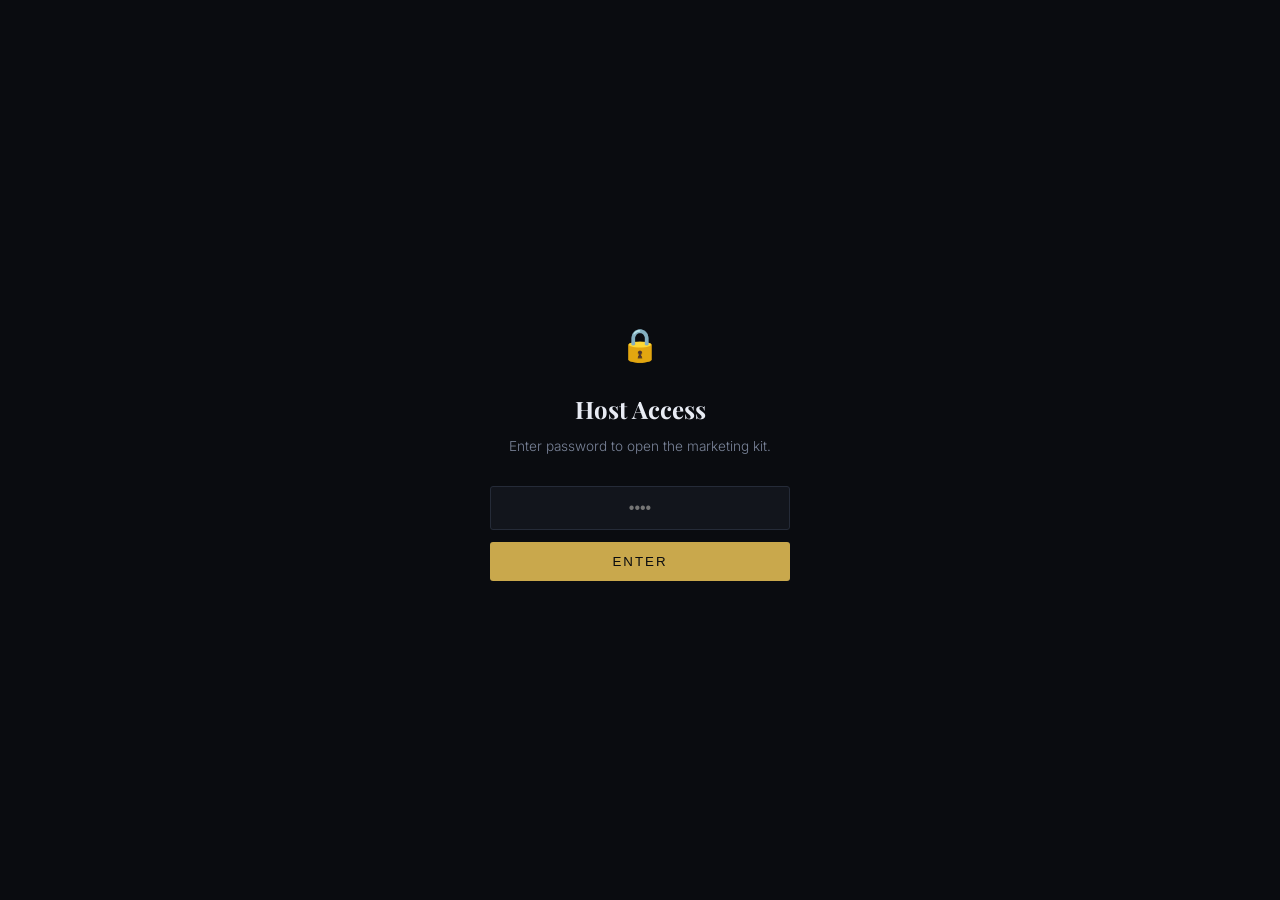
<file: marketing-kit.html>
<!DOCTYPE html>
<html lang="en">
<head>
<meta charset="UTF-8">
<meta name="viewport" content="width=device-width, initial-scale=1.0">
<title>Retirement Everest — Marketing Kit</title>
<link rel="stylesheet" href="styles.css">
</head>
<body class="theme-hub mkt-page">
<div id="host-content" style="display:none">
<header class="mkt-header">
  <div>
    <h1>Marketing Kit</h1>
    <p>Flyers, mailers &amp; digital creatives for every location — using your Retirement Everest poster art.</p>
  </div>
  <div class="mkt-header-links">
    <a href="host.html?view=outreach" class="btn-sm">Command center</a>
    <a href="index.html" class="btn-sm">← Hub</a>
  </div>
</header>

<div class="mkt-toolbar">
  <select class="loc-select" id="mktLocSelect"></select>
  <label class="mkt-field"><span>Event date</span><input type="date" id="mktDate"></label>
  <label class="mkt-field"><span>Doors</span><input type="text" id="mktDoors" placeholder="5:45 PM"></label>
  <label class="mkt-field"><span>Film</span><input type="text" id="mktShow" placeholder="6:30 PM"></label>
</div>

<div class="mkt-cats">
  <button type="button" class="mkt-cat-btn active" data-cat="all">All</button>
  <button type="button" class="mkt-cat-btn" data-cat="flyer">Flyers</button>
  <button type="button" class="mkt-cat-btn" data-cat="mailer">Mailers</button>
  <button type="button" class="mkt-cat-btn" data-cat="digital">Digital ads</button>
  <button type="button" class="mkt-cat-btn" data-cat="email">Email</button>
</div>

<div class="mkt-actions-bar">
  <span id="mktSelCount">0 selected</span>
  <button type="button" class="lock-btn mkt-dl-btn" id="mktDownloadSel">Print selected pack</button>
</div>

<div class="mkt-grid" id="mktGrid"></div>

<div class="mkt-modal" id="mktModal">
  <div class="mkt-modal-inner">
    <button type="button" class="mkt-modal-close" id="mktModalClose">×</button>
    <div id="mktModalBody"></div>
    <button type="button" class="lock-btn" id="mktModalPrint" style="margin-top:20px;max-width:280px">Print / Save as PDF</button>
  </div>
</div>
</div>

<script src="locations.js"></script>
<script src="integrations.js"></script>
<script src="shared.js"></script>
<script src="host-auth.js"></script>
<script src="app-marketing.js"></script>
<script>
initHostLock({
  contentId: 'host-content',
  title: 'Host Access',
  subtitle: 'Enter password to open the marketing kit.',
  onUnlock: bootMarketingPage
});
</script>
</body>
</html>
</file>
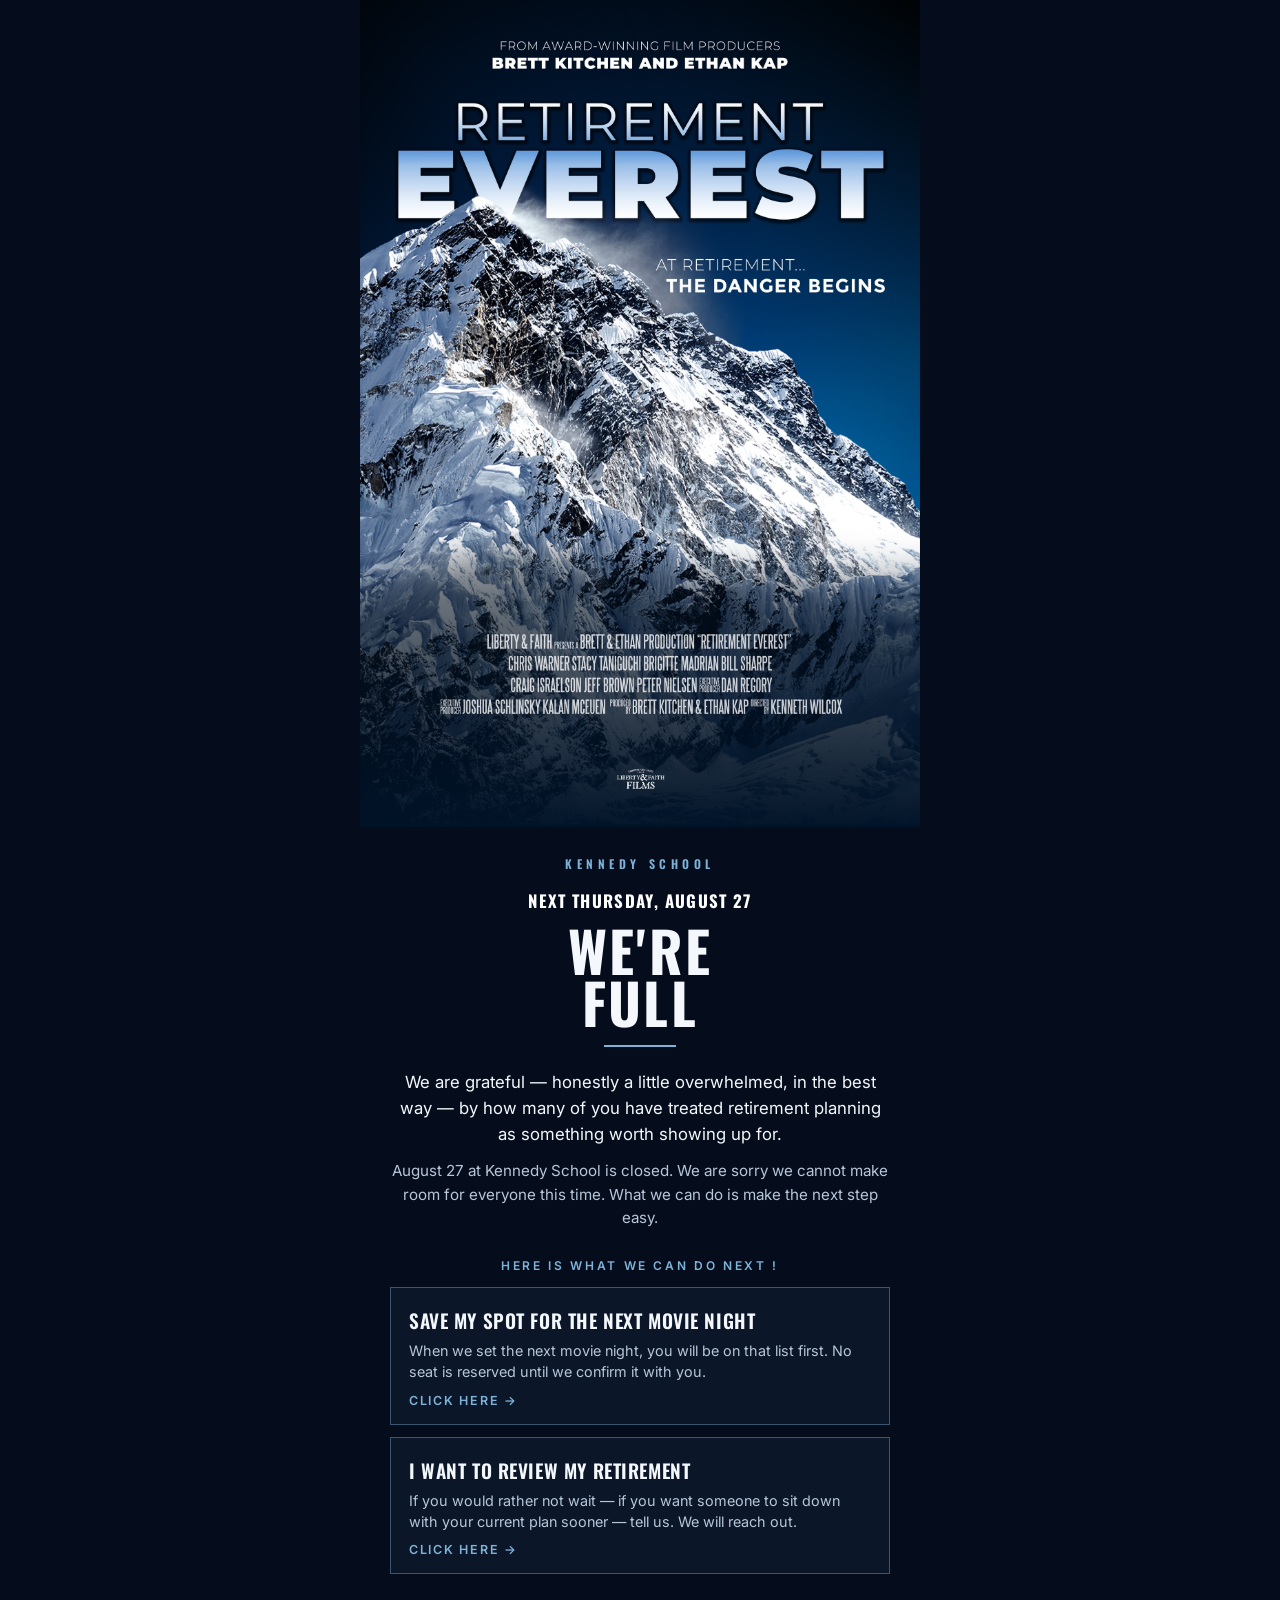
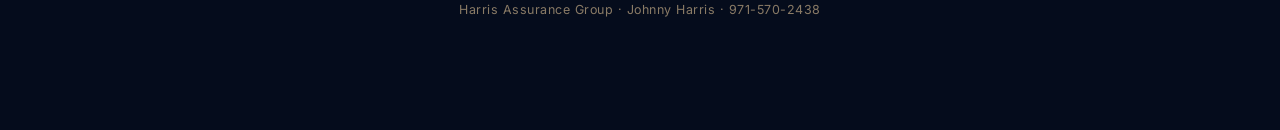
<file: next.html>
<!DOCTYPE html>
<html lang="en">
<head>
<meta charset="utf-8">
<meta name="viewport" content="width=device-width, initial-scale=1">
<title>We're full — pick your next step</title>
<meta name="description" content="Next Thursday, August 27 at Kennedy School is full. Save a spot for the next movie night, or ask us to review your retirement.">
<link rel="preconnect" href="https://fonts.googleapis.com">
<link href="https://fonts.googleapis.com/css2?family=Inter:wght@400;500;600&family=Oswald:wght@500;600;700&display=swap" rel="stylesheet">
<style>
  :root {
    --bg: #050c1c;
    --panel: #0b1628;
    --gold: #7eb3d9;
    --gold-lt: #f4f8fc;
    --text: #f4f8fc;
    --muted: #b7c6d8;
    --line: rgba(126,179,217,0.4);
  }
  * { box-sizing: border-box; }
  html, body { margin: 0; min-height: 100%; background: var(--bg); color: var(--text); font-family: Inter, system-ui, sans-serif; }
  .wrap { max-width: 560px; margin: 0 auto; padding: 0 0 72px; }
  .hero img { display: block; width: 100%; height: auto; }
  .frame { border: 0; padding: 0 12px; }
  .inner { border: 0; padding: 28px 18px 28px; text-align: center; }
  .kicker {
    font-family: Oswald, sans-serif;
    font-size: 12px;
    letter-spacing: 0.38em;
    text-transform: uppercase;
    color: var(--gold);
    font-weight: 600;
    margin-bottom: 16px;
  }
  h1 {
    font-family: Oswald, sans-serif;
    font-weight: 700;
    font-size: clamp(38px, 10vw, 56px);
    line-height: 0.92;
    margin: 0 0 18px;
    color: var(--gold-lt);
    letter-spacing: 0.04em;
    text-transform: uppercase;
  }
  .rule { width: 72px; height: 2px; background: var(--gold); margin: 0 auto 22px; }
  .lede {
    font-size: 1.05rem;
    line-height: 1.55;
    color: var(--text);
    margin: 0 0 12px;
  }
  .sorry {
    font-size: 0.95rem;
    line-height: 1.55;
    color: var(--muted);
    margin: 0 0 28px;
  }
  .ask {
    font-size: 12px;
    letter-spacing: 0.22em;
    text-transform: uppercase;
    color: var(--gold);
    font-weight: 600;
    margin: 0 0 14px;
  }
  .choice {
    display: block;
    width: 100%;
    text-align: left;
    background: var(--panel);
    border: 1px solid var(--line);
    color: inherit;
    border-radius: 0;
    padding: 18px 18px 16px;
    margin: 0 0 12px;
    cursor: pointer;
    font: inherit;
    text-decoration: none;
  }
  .choice:hover, .choice:focus { border-color: var(--gold); outline: none; }
  .choice h2 {
    font-family: Oswald, sans-serif;
    font-size: 1.2rem;
    margin: 0 0 6px;
    font-weight: 600;
    letter-spacing: 0.03em;
    text-transform: uppercase;
  }
  .choice p { margin: 0; color: var(--muted); font-size: 0.9rem; line-height: 1.45; }
  .choice .go { color: var(--gold); font-size: 0.78rem; letter-spacing: 0.14em; text-transform: uppercase; margin-top: 10px; font-weight: 600; }
  form { text-align: left; margin-top: 8px; }
  label { display: block; font-size: 0.75rem; letter-spacing: 0.08em; text-transform: uppercase; color: var(--muted); margin: 12px 0 6px; }
  input, textarea {
    width: 100%;
    background: #08101e;
    border: 1px solid var(--line);
    color: var(--text);
    padding: 12px 12px;
    font: inherit;
    font-size: 1rem;
  }
  textarea { min-height: 88px; resize: vertical; }
  .check {
    display: flex;
    gap: 10px;
    align-items: flex-start;
    margin: 16px 0 8px;
    color: var(--muted);
    font-size: 0.92rem;
    line-height: 1.4;
  }
  .check input { width: auto; margin-top: 3px; }
  .actions { display: flex; gap: 10px; margin-top: 20px; }
  button.primary, a.primary {
    flex: 1;
    background: var(--gold);
    color: #1c1814;
    border: 0;
    padding: 14px 16px;
    font: inherit;
    font-weight: 600;
    letter-spacing: 0.04em;
    cursor: pointer;
    text-decoration: none;
    text-align: center;
  }
  button.ghost {
    background: transparent;
    color: var(--muted);
    border: 1px solid var(--line);
    padding: 14px 16px;
    font: inherit;
    cursor: pointer;
  }
  .err { color: #e08a7a; font-size: 0.9rem; margin-top: 12px; }
  .thanks h2 {
    font-family: Oswald, sans-serif;
    font-size: 1.8rem;
    margin: 12px 0 12px;
    text-transform: uppercase;
  }
  .thanks p { color: var(--muted); line-height: 1.55; }
  .foot { margin-top: 28px; font-size: 0.78rem; color: #8a7b66; letter-spacing: 0.04em; }
  [hidden] { display: none !important; }
</style>
</head>
<body>
  <div class="wrap">
    <div class="hero"><img src="assets/flyer-poster.jpg" alt="Retirement Everest"></div>
    <div class="frame">
      <div class="inner">
        <div class="kicker">Kennedy School</div>
        <p class="lede" style="font-family:Oswald,sans-serif;font-weight:700;letter-spacing:0.08em;text-transform:uppercase;color:#fff;margin:0 0 10px">Next Thursday, August 27</p>
        <h1>We're<br>full</h1>
        <div class="rule"></div>
        <p class="lede">We are grateful — honestly a little overwhelmed, in the best way — by how many of you have treated retirement planning as something worth showing up for.</p>
        <p class="sorry">August 27 at Kennedy School is closed. We are sorry we cannot make room for everyone this time. What we can do is make the next step easy.</p>

        <div id="pick">
          <p class="ask">Here is what we can do next !</p>
          <button class="choice" type="button" data-intent="next">
            <h2>Save my spot for the next movie night</h2>
            <p>When we set the next movie night, you will be on that list first. No seat is reserved until we confirm it with you.</p>
            <div class="go">Click here →</div>
          </button>
          <button class="choice" type="button" data-intent="review">
            <h2>I want to review my retirement</h2>
            <p>If you would rather not wait — if you want someone to sit down with your current plan sooner — tell us. We will reach out.</p>
            <div class="go">Click here →</div>
          </button>
        </div>

        <form id="form" hidden>
          <p class="ask" id="formAsk"></p>
          <p class="sorry" id="formLead" style="margin-bottom:8px"></p>
          <label for="first">First name</label>
          <input id="first" name="first" autocomplete="given-name" required>
          <label for="last">Last name</label>
          <input id="last" name="last" autocomplete="family-name">
          <label for="email">Email</label>
          <input id="email" name="email" type="email" autocomplete="email">
          <label for="phone">Phone</label>
          <input id="phone" name="phone" type="tel" autocomplete="tel">
          <div id="reviewExtras" hidden>
            <label class="check"><input id="urgent" type="checkbox"> This is somewhat urgent — I would like to talk soon</label>
            <label for="note">Anything we should know</label>
            <textarea id="note" placeholder="Optional — what you want to look at, or a good time to call"></textarea>
          </div>
          <div class="err" id="err" hidden></div>
          <div class="actions">
            <button class="ghost" type="button" id="back">Back</button>
            <button class="primary" type="submit" id="submit">Send</button>
          </div>
        </form>

        <div class="thanks" id="thanks" hidden>
          <p class="ask">Thank you</p>
          <h2 id="thanksTitle"></h2>
          <p id="thanksBody"></p>
        </div>

        <p class="foot">Harris Assurance Group · Johnny Harris · 971-570-2438</p>
      </div>
    </div>
  </div>
<script>
(function () {
  var WEBHOOK = 'https://services.leadconnectorhq.com/hooks/24UgqDfh5TcJs5IPnA25/webhook-trigger/bfe13f27-a90b-46ec-ae0c-7744bcec2f8d';
  var q = new URLSearchParams(location.search);
  var intent = (q.get('intent') || '').toLowerCase();
  var pick = document.getElementById('pick');
  var form = document.getElementById('form');
  var thanks = document.getElementById('thanks');
  var reviewExtras = document.getElementById('reviewExtras');
  var err = document.getElementById('err');
  var current = '';

  function usable(v) {
    v = (v || '').trim();
    if (!v || /\{\{/.test(v)) return '';
    return v;
  }
  ['first', 'last', 'email', 'phone'].forEach(function (k) {
    var el = document.getElementById(k);
    var v = usable(q.get(k) || q.get(k === 'first' ? 'first_name' : k === 'last' ? 'last_name' : k) || '');
    if (el && v) el.value = v;
  });
  var cleanPath = location.pathname.replace(/\/next\.html$/i, '/next').replace(/\/$/, '') || '/next';
  var cleanSearch = (intent === 'next' || intent === 'review') ? ('?intent=' + intent) : '';
  if (location.pathname + location.search !== cleanPath + cleanSearch) {
    history.replaceState({}, '', cleanPath + cleanSearch);
  }

  function showForm(which) {
    current = which;
    pick.hidden = true;
    form.hidden = false;
    thanks.hidden = true;
    var next = which === 'next';
    document.getElementById('formAsk').textContent = next ? 'Next movie night' : 'Retirement review';
    document.getElementById('formLead').textContent = next
      ? 'We will put you on the list for the next Retirement Everest movie night. No seat is reserved until we confirm it with you.'
      : 'Tell us how to reach you. If this cannot wait for the next movie night, check the box and we will treat it that way.';
    document.getElementById('submit').textContent = next ? 'Save my spot' : 'Please call me';
    reviewExtras.hidden = next;
  }

  document.querySelectorAll('[data-intent]').forEach(function (btn) {
    btn.addEventListener('click', function () { showForm(btn.getAttribute('data-intent')); });
  });
  document.getElementById('back').addEventListener('click', function () {
    form.hidden = true;
    pick.hidden = false;
    history.replaceState({}, '', location.pathname + location.search.replace(/([?&])intent=[^&]*/,'$1').replace(/[?&]$/,''));
  });

  if (intent === 'next' || intent === 'review') showForm(intent);

  form.addEventListener('submit', function (e) {
    e.preventDefault();
    err.hidden = true;
    var first = document.getElementById('first').value.trim();
    var last = document.getElementById('last').value.trim();
    var email = document.getElementById('email').value.trim();
    var phone = document.getElementById('phone').value.trim();
    if (!first) { err.textContent = 'Please add your first name.'; err.hidden = false; return; }
    if (!email && !phone) { err.textContent = 'Please add an email or a phone number.'; err.hidden = false; return; }
    var next = current === 'next';
    var urgent = document.getElementById('urgent').checked;
    var note = document.getElementById('note').value.trim();
    var payload = {
      firstName: first,
      lastName: last,
      email: email,
      phone: phone,
      event: next ? 'next_event_interest' : 'retirement_review_request',
      sendLaneComms: 'no',
      tag: next ? 're-next-event' : 're-review-request',
      tags: next ? 're-next-event' : (urgent ? 're-review-request,re-review-urgent' : 're-review-request'),
      intent: current,
      urgent: urgent ? 'yes' : 'no',
      notes: next
        ? ('Full flyer: save my spot for the next movie night.' + (note ? ' ' + note : ''))
        : ('Full flyer: wants a retirement review.' + (note ? ' ' + note : '')),
      message: next
        ? 'Requested a spot on the next Retirement Everest movie night (Thursday Aug 27 is full).'
        : ('Requested a retirement review. Urgent: ' + (urgent ? 'yes' : 'no') + (note ? '. ' + note : '')),
      brand: 'HAG',
      ghlLocationId: '24UgqDfh5TcJs5IPnA25',
      source: 'retirement-everest-full-flyer',
      re_event_location: 'Next Retirement Everest (Kennedy School Aug 27 was full)',
      re_event_location_slug: 'next-event'
    };
    var btn = document.getElementById('submit');
    btn.disabled = true;
    btn.textContent = 'Sending…';
    fetch(WEBHOOK, {
      method: 'POST',
      mode: 'cors',
      headers: { 'Content-Type': 'application/json', Accept: 'application/json' },
      body: JSON.stringify(payload)
    }).then(function (res) {
      return res.text().then(function (text) {
        if (!res.ok || (/invalid data|error/i.test(text) && !/success/i.test(text))) {
          throw new Error(text || ('HTTP ' + res.status));
        }
      });
    }).then(function () {
      form.hidden = true;
      thanks.hidden = false;
      document.getElementById('thanksTitle').textContent = next
        ? 'You are on the next movie night list.'
        : 'We will reach out.';
      document.getElementById('thanksBody').textContent = next
        ? 'Thank you. When the next movie night is set, we will contact you personally. Please do not plan on a date until we confirm a seat with you.'
        : 'Thank you. Someone from our team will be in touch to set a time to look at your current plan.';
    }).catch(function () {
      btn.disabled = false;
      btn.textContent = next ? 'Save my spot' : 'Please call me';
      err.textContent = 'That did not go through. Call or text Johnny at 971-570-2438 and we will take care of it.';
      err.hidden = false;
    });
  });
})();
</script>
</body>
</html>
</file>
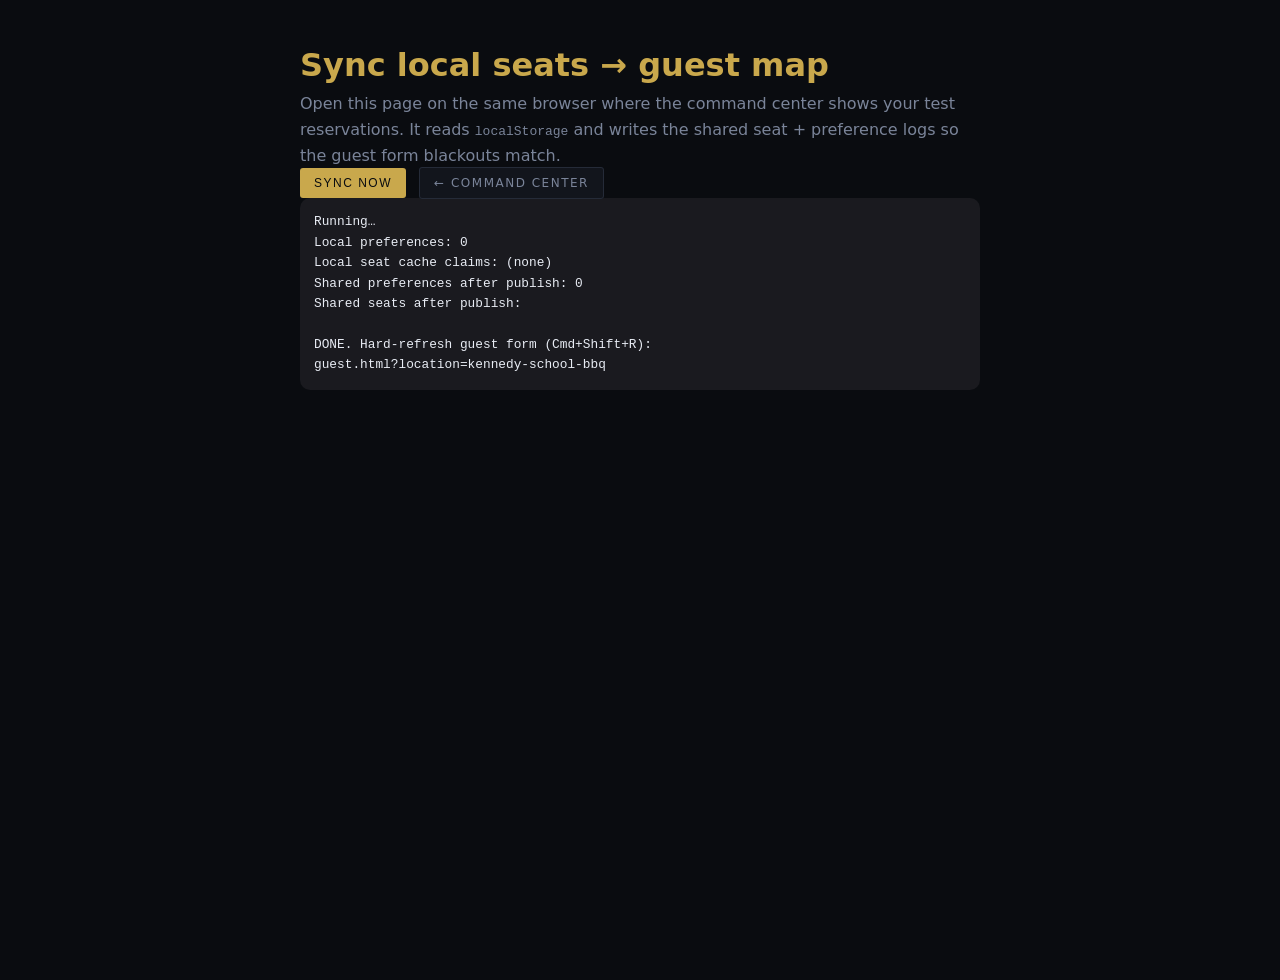
<file: sync-seats.html>
<!DOCTYPE html>
<html lang="en">
<head>
<meta charset="UTF-8">
<meta name="viewport" content="width=device-width, initial-scale=1.0">
<title>RE · Sync seats to guest map</title>
<link rel="stylesheet" href="styles.css">
<style>
  body { max-width: 720px; margin: 40px auto; padding: 0 20px; font-family: system-ui, sans-serif; }
  pre { background: #1a1a1f; padding: 14px; border-radius: 10px; overflow: auto; font-size: 0.8rem; }
  .ok { color: #7dcea0; }
  .bad { color: #e05252; }
</style>
</head>
<body class="theme-hub">
  <h1 style="color:var(--accent)">Sync local seats → guest map</h1>
  <p style="color:var(--muted)">Open this page on the same browser where the command center shows your test reservations. It reads <code>localStorage</code> and writes the shared seat + preference logs so the guest form blackouts match.</p>
  <button class="btn-sm btn-accent" id="go" type="button">Sync now</button>
  <a class="btn-sm" href="host.html" style="margin-left:8px;text-decoration:none">← Command center</a>
  <pre id="out">Ready.</pre>
<script src="locations.js"></script>
<script src="shared-orders.js"></script>
<script src="seating.js"></script>
<script>
async function run() {
  const out = document.getElementById('out');
  const log = (s) => { out.textContent += '\n' + s; };
  out.textContent = 'Running…';
  try {
    const key = RETIREMENT_EVEREST.locations['kennedy-school-bbq']?.storageKey || 'kennedyschool_bbq_prefs_v4';
    const local = JSON.parse(localStorage.getItem(key) || '[]');
    const seatsCache = JSON.parse(localStorage.getItem('re_seats_cache_v1') || 'null');
    log('Local preferences: ' + local.length);
    local.forEach((o, i) => log(`  ${i + 1}. ${o.name} · seats=${JSON.stringify(o.seats || null)} · ${o.seatLabel || '—'}`));
    log('Local seat cache claims: ' + (seatsCache?.seats ? Object.keys(seatsCache.seats).join(', ') : '(none)'));

    const loc = RETIREMENT_EVEREST.locations['kennedy-school-bbq'];
    const orders = await RESharedOrders.publishLocalOrdersForLocation(loc);
    log('Shared preferences after publish: ' + orders.length);

    const st = await RESeating.fetchState({ orders, healRemote: true });
    if (Object.keys(st.seats || {}).length) await RESeating.putState(st);
    log('Shared seats after publish: ' + Object.keys(st.seats || {}).join(', '));
    log('');
    log('DONE. Hard-refresh guest form (Cmd+Shift+R):');
    log('guest.html?location=kennedy-school-bbq');
  } catch (e) {
    log('ERROR: ' + e);
  }
}
document.getElementById('go').onclick = run;
// Auto-run once so a single open is enough
run();
</script>
</body>
</html>
</file>
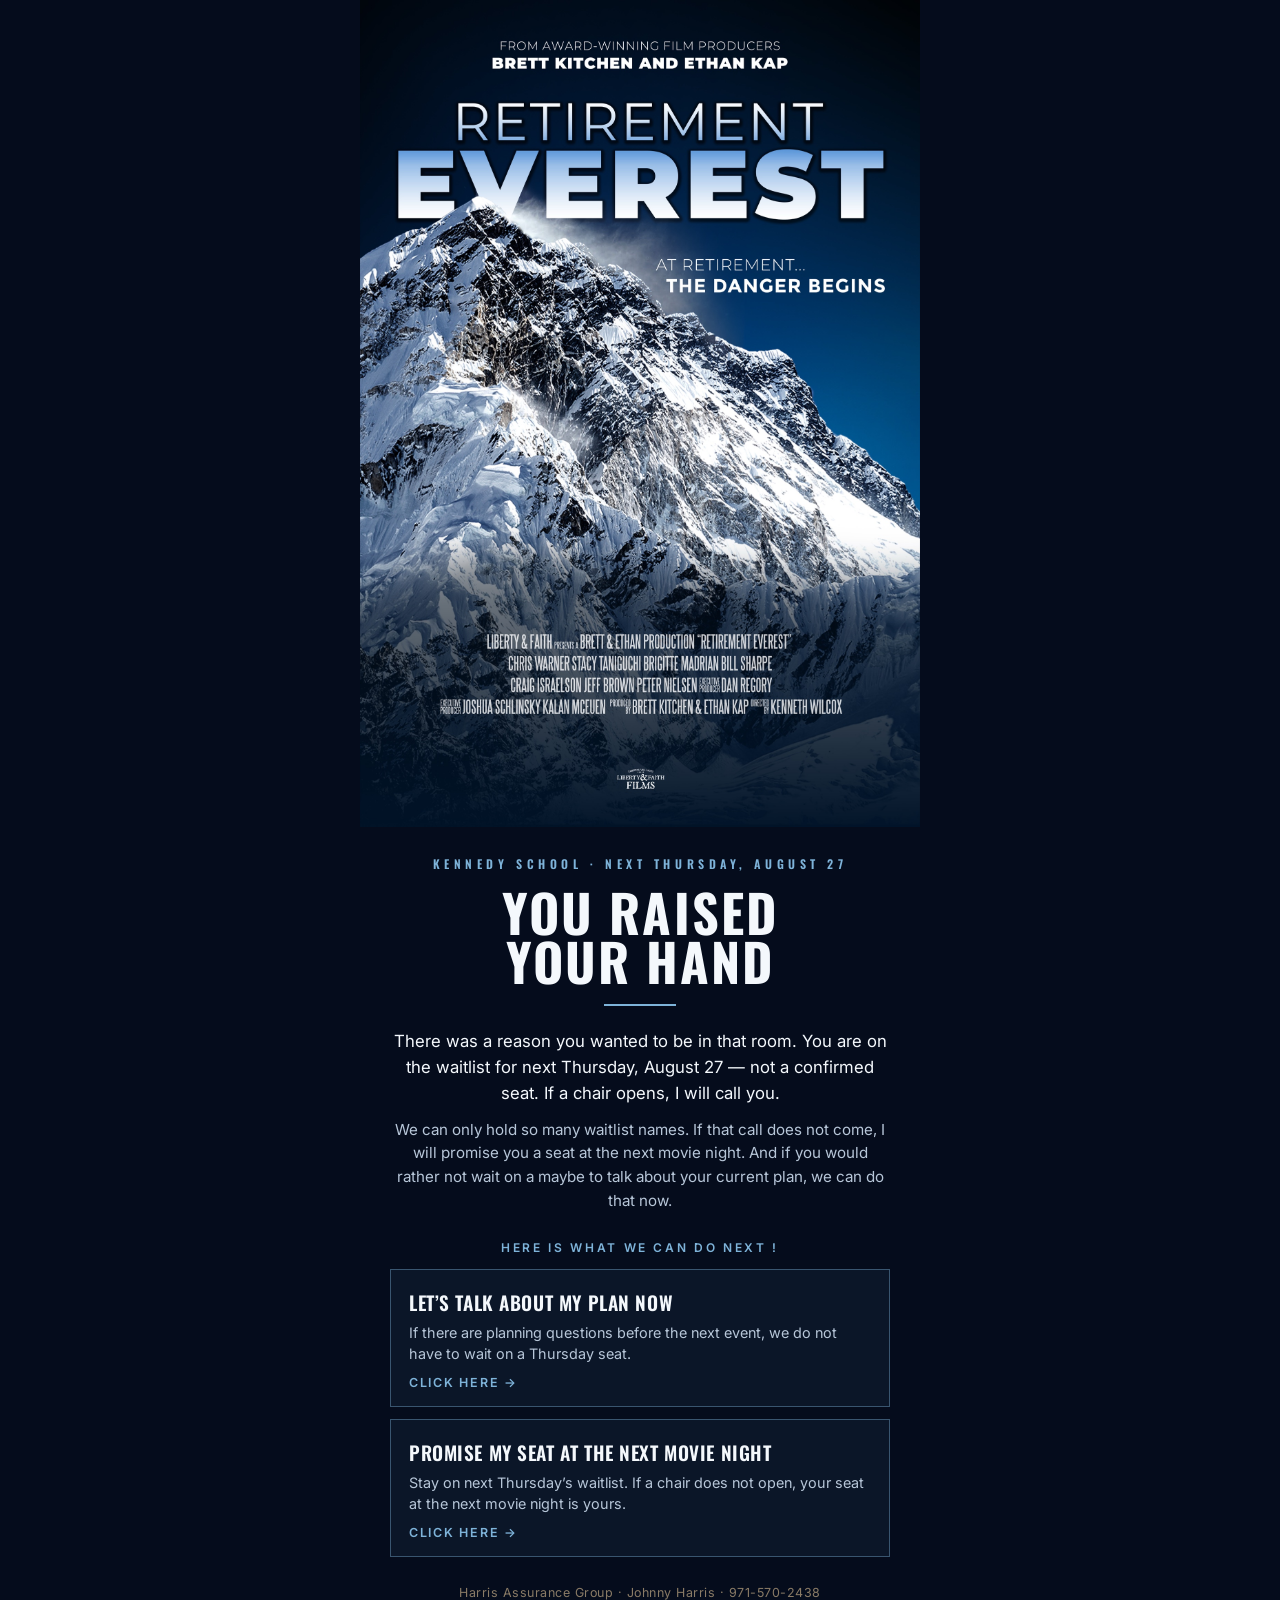
<file: waitlist.html>
<!DOCTYPE html>
<html lang="en">
<head>
<meta charset="utf-8">
<meta name="viewport" content="width=device-width, initial-scale=1">
<title>You're on the waitlist — pick your next step</title>
<meta name="description" content="You are on the waitlist for next Thursday. Talk about your plan now, or lock a promised seat at the next movie night.">
<link rel="preconnect" href="https://fonts.googleapis.com">
<link href="https://fonts.googleapis.com/css2?family=Inter:wght@400;500;600&family=Oswald:wght@500;600;700&display=swap" rel="stylesheet">
<style>
  :root {
    --bg: #050c1c;
    --panel: #0b1628;
    --gold: #7eb3d9;
    --gold-lt: #f4f8fc;
    --text: #f4f8fc;
    --muted: #b7c6d8;
    --line: rgba(126,179,217,0.4);
  }
  * { box-sizing: border-box; }
  html, body { margin: 0; min-height: 100%; background: var(--bg); color: var(--text); font-family: Inter, system-ui, sans-serif; }
  .wrap { max-width: 560px; margin: 0 auto; padding: 0 0 72px; }
  .hero img { display: block; width: 100%; height: auto; }
  .frame { border: 0; padding: 0 12px; }
  .inner { border: 0; padding: 28px 18px 28px; text-align: center; }
  .kicker {
    font-family: Oswald, sans-serif;
    font-size: 12px; letter-spacing: 0.38em; text-transform: uppercase;
    color: var(--gold); font-weight: 600; margin-bottom: 16px;
  }
  h1 {
    font-family: Oswald, sans-serif; font-weight: 700;
    font-size: clamp(36px, 9vw, 52px); line-height: 0.94; margin: 0 0 18px; color: var(--gold-lt);
    letter-spacing: 0.04em; text-transform: uppercase;
  }
  .rule { width: 72px; height: 2px; background: var(--gold); margin: 0 auto 22px; }
  .lede { font-size: 1.05rem; line-height: 1.55; color: var(--text); margin: 0 0 12px; }
  .sorry { font-size: 0.95rem; line-height: 1.55; color: var(--muted); margin: 0 0 28px; }
  .ask {
    font-size: 12px; letter-spacing: 0.22em; text-transform: uppercase;
    color: var(--gold); font-weight: 600; margin: 0 0 14px;
  }
  .choice {
    display: block; width: 100%; text-align: left; background: var(--panel);
    border: 1px solid var(--line); color: inherit; border-radius: 0;
    padding: 18px 18px 16px; margin: 0 0 12px; cursor: pointer; font: inherit; text-decoration: none;
  }
  .choice:hover, .choice:focus { border-color: var(--gold); outline: none; }
  .choice h2 {
    font-family: Oswald, sans-serif; font-size: 1.2rem;
    margin: 0 0 6px; font-weight: 600; letter-spacing: 0.03em; text-transform: uppercase;
  }
  .choice p { margin: 0; color: var(--muted); font-size: 0.9rem; line-height: 1.45; }
  .choice .go { color: var(--gold); font-size: 0.78rem; letter-spacing: 0.14em; text-transform: uppercase; margin-top: 10px; font-weight: 600; }
  form { text-align: left; margin-top: 8px; }
  label { display: block; font-size: 0.75rem; letter-spacing: 0.08em; text-transform: uppercase; color: var(--muted); margin: 12px 0 6px; }
  input, textarea {
    width: 100%; background: #08101e; border: 1px solid var(--line);
    color: var(--text); padding: 12px; font: inherit; font-size: 1rem;
  }
  textarea { min-height: 88px; resize: vertical; }
  .check { display: flex; gap: 10px; align-items: flex-start; margin: 16px 0 8px; color: var(--muted); font-size: 0.92rem; line-height: 1.4; }
  .check input { width: auto; margin-top: 3px; }
  .actions { display: flex; gap: 10px; margin-top: 20px; }
  button.primary {
    flex: 1; background: var(--gold); color: #1c1814; border: 0; padding: 14px 16px;
    font: inherit; font-weight: 600; letter-spacing: 0.04em; cursor: pointer;
  }
  button.ghost {
    background: transparent; color: var(--muted); border: 1px solid var(--line);
    padding: 14px 16px; font: inherit; cursor: pointer;
  }
  .err { color: #e08a7a; font-size: 0.9rem; margin-top: 12px; }
  .thanks h2 { font-family: Oswald, sans-serif; font-size: 1.8rem; margin: 12px 0; text-transform: uppercase; }
  .thanks p { color: var(--muted); line-height: 1.55; }
  .foot { margin-top: 28px; font-size: 0.78rem; color: #8a7b66; letter-spacing: 0.04em; }
  [hidden] { display: none !important; }
</style>
</head>
<body>
  <div class="wrap">
    <div class="hero"><img src="assets/flyer-poster.jpg" alt="Retirement Everest"></div>
    <div class="frame">
      <div class="inner">
        <div class="kicker">Kennedy School · next Thursday, August 27</div>
        <h1>You raised<br>your hand</h1>
        <div class="rule"></div>
        <p class="lede">There was a reason you wanted to be in that room. You are on the waitlist for next Thursday, August 27 — not a confirmed seat. If a chair opens, I will call you.</p>
        <p class="sorry">We can only hold so many waitlist names. If that call does not come, I will promise you a seat at the next movie night. And if you would rather not wait on a maybe to talk about your current plan, we can do that now.</p>

        <div id="pick">
          <p class="ask">Here is what we can do next !</p>
          <button class="choice" type="button" data-intent="review">
            <h2>Let’s talk about my plan now</h2>
            <p>If there are planning questions before the next event, we do not have to wait on a Thursday seat.</p>
            <div class="go">Click here →</div>
          </button>
          <button class="choice" type="button" data-intent="seat">
            <h2>Promise my seat at the next movie night</h2>
            <p>Stay on next Thursday’s waitlist. If a chair does not open, your seat at the next movie night is yours.</p>
            <div class="go">Click here →</div>
          </button>
        </div>

        <form id="form" hidden>
          <p class="ask" id="formAsk"></p>
          <p class="sorry" id="formLead" style="margin-bottom:8px"></p>
          <label for="first">First name</label>
          <input id="first" name="first" autocomplete="given-name" required>
          <label for="last">Last name</label>
          <input id="last" name="last" autocomplete="family-name">
          <label for="email">Email</label>
          <input id="email" name="email" type="email" autocomplete="email">
          <label for="phone">Phone</label>
          <input id="phone" name="phone" type="tel" autocomplete="tel">
          <div id="reviewExtras" hidden>
            <label class="check"><input id="urgent" type="checkbox"> I would like to talk before Thursday if we can</label>
            <label for="note">Anything we should know</label>
            <textarea id="note" placeholder="Optional — what you want to look at, or a good time to call"></textarea>
          </div>
          <div class="err" id="err" hidden></div>
          <div class="actions">
            <button class="ghost" type="button" id="back">Back</button>
            <button class="primary" type="submit" id="submit">Send</button>
          </div>
        </form>

        <div class="thanks" id="thanks" hidden>
          <p class="ask">Thank you</p>
          <h2 id="thanksTitle"></h2>
          <p id="thanksBody"></p>
        </div>

        <p class="foot">Harris Assurance Group · Johnny Harris · 971-570-2438</p>
      </div>
    </div>
  </div>
<script>
(function () {
  var WEBHOOK = 'https://services.leadconnectorhq.com/hooks/24UgqDfh5TcJs5IPnA25/webhook-trigger/bfe13f27-a90b-46ec-ae0c-7744bcec2f8d';
  var q = new URLSearchParams(location.search);
  var intent = (q.get('intent') || '').toLowerCase();
  var pick = document.getElementById('pick');
  var form = document.getElementById('form');
  var thanks = document.getElementById('thanks');
  var reviewExtras = document.getElementById('reviewExtras');
  var err = document.getElementById('err');
  var current = '';

  function usable(v) {
    v = (v || '').trim();
    if (!v || /\{\{/.test(v)) return '';
    return v;
  }
  ['first', 'last', 'email', 'phone'].forEach(function (k) {
    var el = document.getElementById(k);
    var v = usable(q.get(k) || q.get(k === 'first' ? 'first_name' : k === 'last' ? 'last_name' : k) || '');
    if (el && v) el.value = v;
  });
  var cleanPath = location.pathname.replace(/\/waitlist\.html$/i, '/waitlist').replace(/\/$/, '') || '/waitlist';
  var cleanSearch = (intent === 'review' || intent === 'seat') ? ('?intent=' + intent) : '';
  if (location.pathname + location.search !== cleanPath + cleanSearch) {
    history.replaceState({}, '', cleanPath + cleanSearch);
  }

  function showForm(which) {
    current = which;
    pick.hidden = true;
    form.hidden = false;
    thanks.hidden = true;
    var seat = which === 'seat';
    document.getElementById('formAsk').textContent = seat ? 'Next movie night' : 'Let’s talk';
    document.getElementById('formLead').textContent = seat
      ? 'You stay on next Thursday’s waitlist. If a chair does not open, we will hold a seat for you at the next movie night and confirm the date with you.'
      : 'Tell us how to reach you. We can look at your current plan before the next event — you do not have to wait on a Thursday seat.';
    document.getElementById('submit').textContent = seat ? 'Promise my seat' : 'Please call me';
    reviewExtras.hidden = seat;
  }

  document.querySelectorAll('[data-intent]').forEach(function (btn) {
    btn.addEventListener('click', function () { showForm(btn.getAttribute('data-intent')); });
  });
  document.getElementById('back').addEventListener('click', function () {
    form.hidden = true;
    pick.hidden = false;
    history.replaceState({}, '', cleanPath);
  });

  if (intent === 'review' || intent === 'seat') showForm(intent);

  form.addEventListener('submit', function (e) {
    e.preventDefault();
    err.hidden = true;
    var first = document.getElementById('first').value.trim();
    var last = document.getElementById('last').value.trim();
    var email = document.getElementById('email').value.trim();
    var phone = document.getElementById('phone').value.trim();
    if (!first) { err.textContent = 'Please add your first name.'; err.hidden = false; return; }
    if (!email && !phone) { err.textContent = 'Please add an email or a phone number.'; err.hidden = false; return; }
    var seat = current === 'seat';
    var urgent = document.getElementById('urgent').checked;
    var note = document.getElementById('note').value.trim();
    var payload = {
      firstName: first,
      lastName: last,
      email: email,
      phone: phone,
      event: seat ? 'waitlist_next_night_promise' : 'waitlist_review_request',
      sendLaneComms: 'no',
      tag: seat ? 're-next-night-promised' : 're-waitlist-review',
      tags: seat ? 'on-waitlist,re-next-night-promised' : (urgent ? 'on-waitlist,re-waitlist-review,re-review-urgent' : 'on-waitlist,re-waitlist-review'),
      intent: current,
      urgent: urgent ? 'yes' : 'no',
      notes: seat
        ? ('Waitlist: promise next movie night.' + (note ? ' ' + note : ''))
        : ('Waitlist: talk about my plan now.' + (note ? ' ' + note : '')),
      message: seat
        ? 'Waitlist guest: promise a seat at the next movie night if Thursday Aug 27 does not open. Stays on waitlist.'
        : ('Waitlist guest: wants to talk about their plan before the next event. Urgent: ' + (urgent ? 'yes' : 'no') + (note ? '. ' + note : '')),
      brand: 'HAG',
      ghlLocationId: '24UgqDfh5TcJs5IPnA25',
      source: 'retirement-everest-waitlist-flyer',
      re_event_location: 'Waitlist — Kennedy School BBQ Aug 27',
      re_event_location_slug: 'kennedy-school-bbq'
    };
    var btn = document.getElementById('submit');
    btn.disabled = true;
    btn.textContent = 'Sending…';
    fetch(WEBHOOK, {
      method: 'POST',
      mode: 'cors',
      headers: { 'Content-Type': 'application/json', Accept: 'application/json' },
      body: JSON.stringify(payload)
    }).then(function (res) {
      return res.text().then(function (text) {
        if (!res.ok || (/invalid data|error/i.test(text) && !/success/i.test(text))) {
          throw new Error(text || ('HTTP ' + res.status));
        }
      });
    }).then(function () {
      form.hidden = true;
      thanks.hidden = false;
      document.getElementById('thanksTitle').textContent = seat
        ? 'Your next-night seat is promised.'
        : 'We will reach out.';
      document.getElementById('thanksBody').textContent = seat
        ? 'You stay on next Thursday’s waitlist. If a chair opens I will call. If it does not, your seat at the next movie night is yours — we will confirm the date with you.'
        : 'Thank you. Someone from our team will be in touch to look at your current plan. You also stay on Thursday’s waitlist.';
    }).catch(function () {
      btn.disabled = false;
      btn.textContent = seat ? 'Promise my seat' : 'Please call me';
      err.textContent = 'That did not go through. Call or text Johnny at 971-570-2438 and we will take care of it.';
      err.hidden = false;
    });
  });
})();
</script>
</body>
</html>
</file>
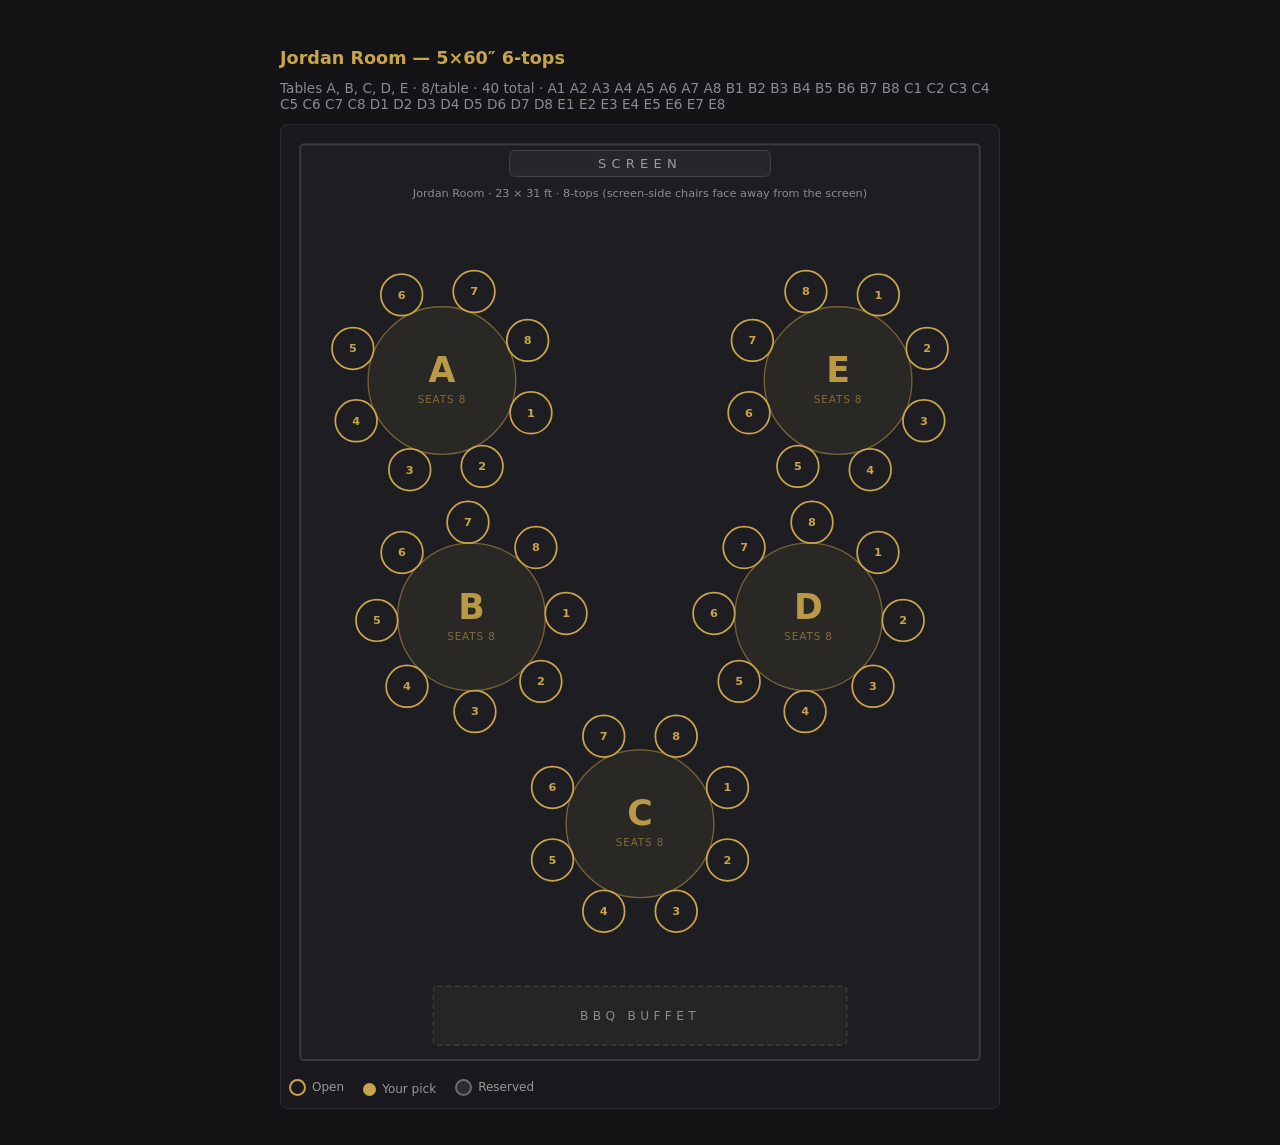
<file: tools/floorplan-preview.html>
<!DOCTYPE html>
<html lang="en">
<head>
<meta charset="UTF-8">
<title>Floor plan preview — Kennedy School</title>
<style>
  body { margin:0; background:#141416; color:#e8e8ec; font-family:system-ui,sans-serif; }
  .wrap { max-width:720px; margin:20px auto; padding:16px; }
  h1 { font-size:1.1rem; color:#c9a44a; }
  .meta { color:#8a8a94; font-size:0.85rem; margin-bottom:12px; }
</style>
</head>
<body>
<div class="wrap">
  <h1>Jordan Room — 5×60″ 6-tops</h1>
  <div class="meta" id="meta">Loading…</div>
  <div id="map" style="background:#1a1a1e;border:1px solid #2a2a30;border-radius:8px;padding:8px"></div>
</div>
<script src="../seating.js"></script>
<script>
  const st = RESeating.emptyState();
  const seats = RESeating.allSeats();
  document.getElementById('meta').textContent =
    `Tables ${RESeating.TABLES.join(', ')} · ${RESeating.SEATS_PER_TABLE}/table · ${seats.length} total · ${seats.join(' ')}`;
  document.getElementById('map').innerHTML =
    RESeating.renderMapSVG(st, { mode: 'host' }) + RESeating.legendHTML('host');
</script>
</body>
</html>
</file>
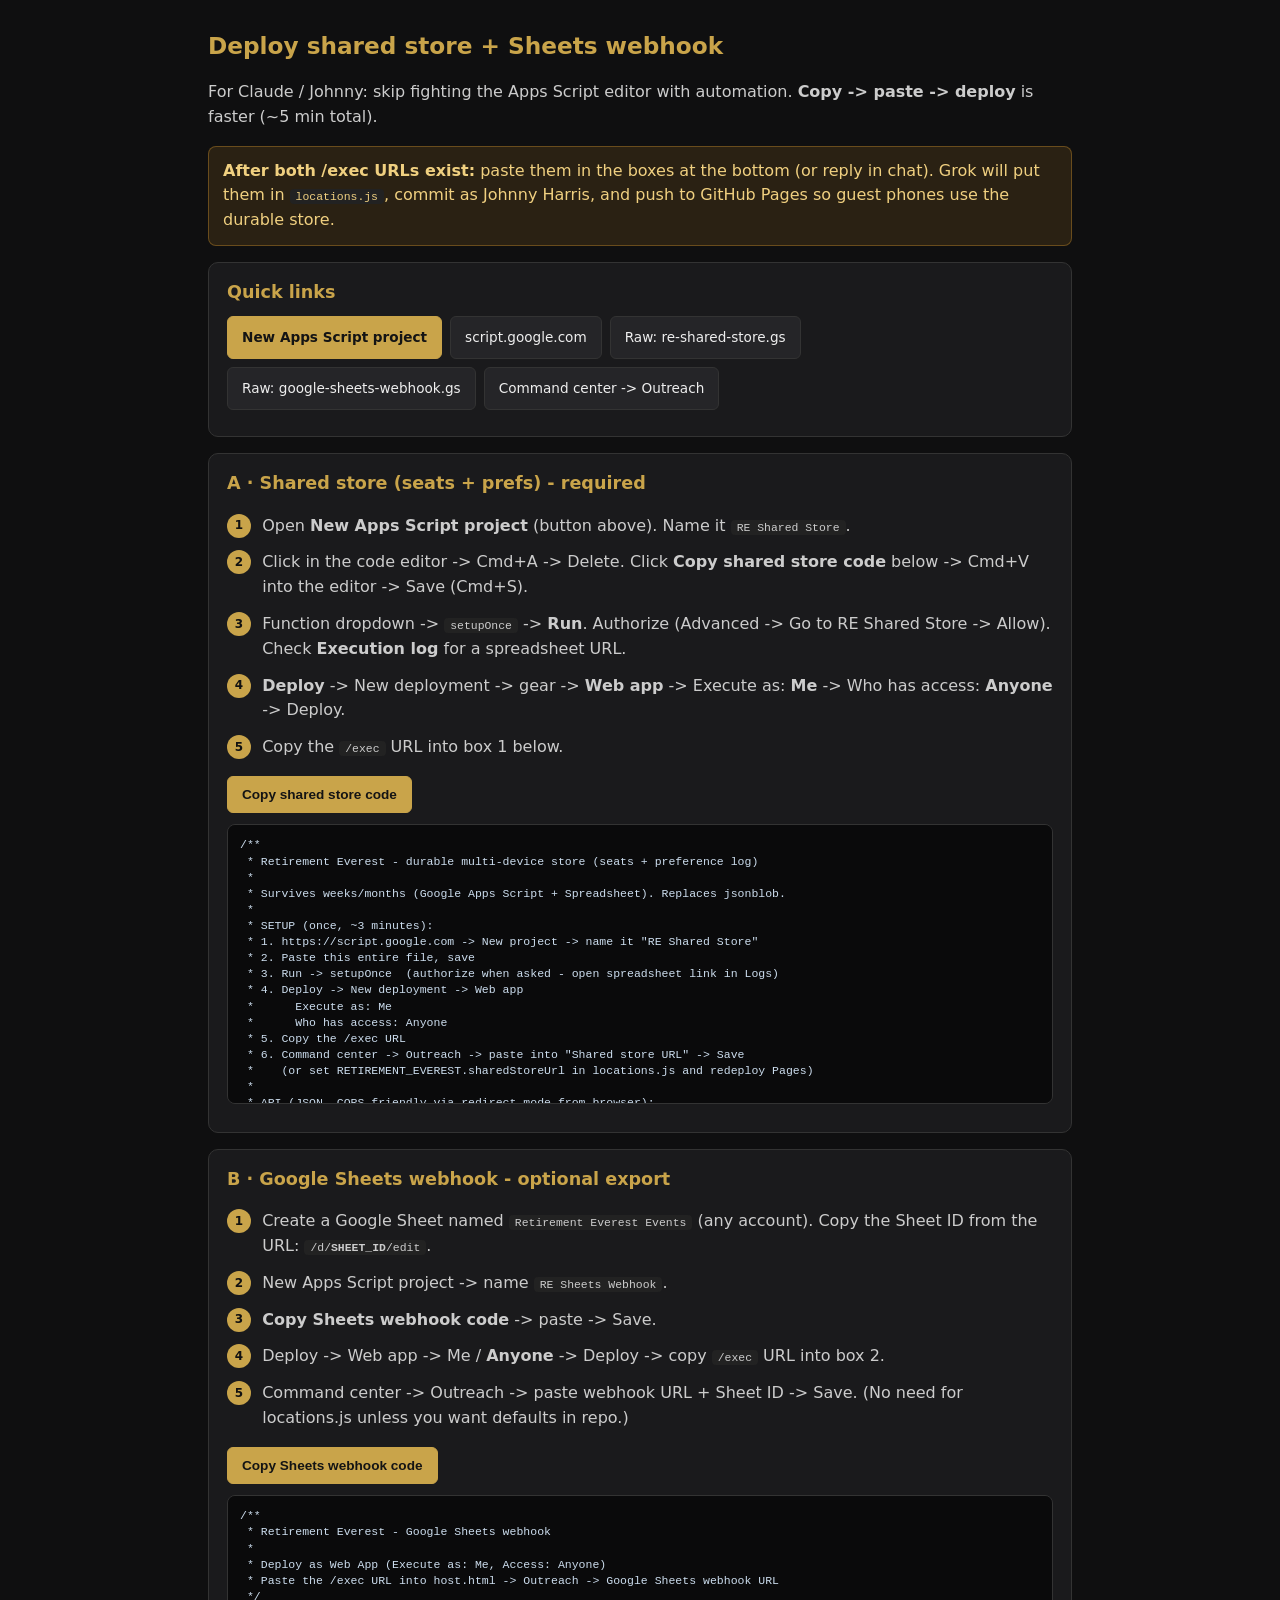
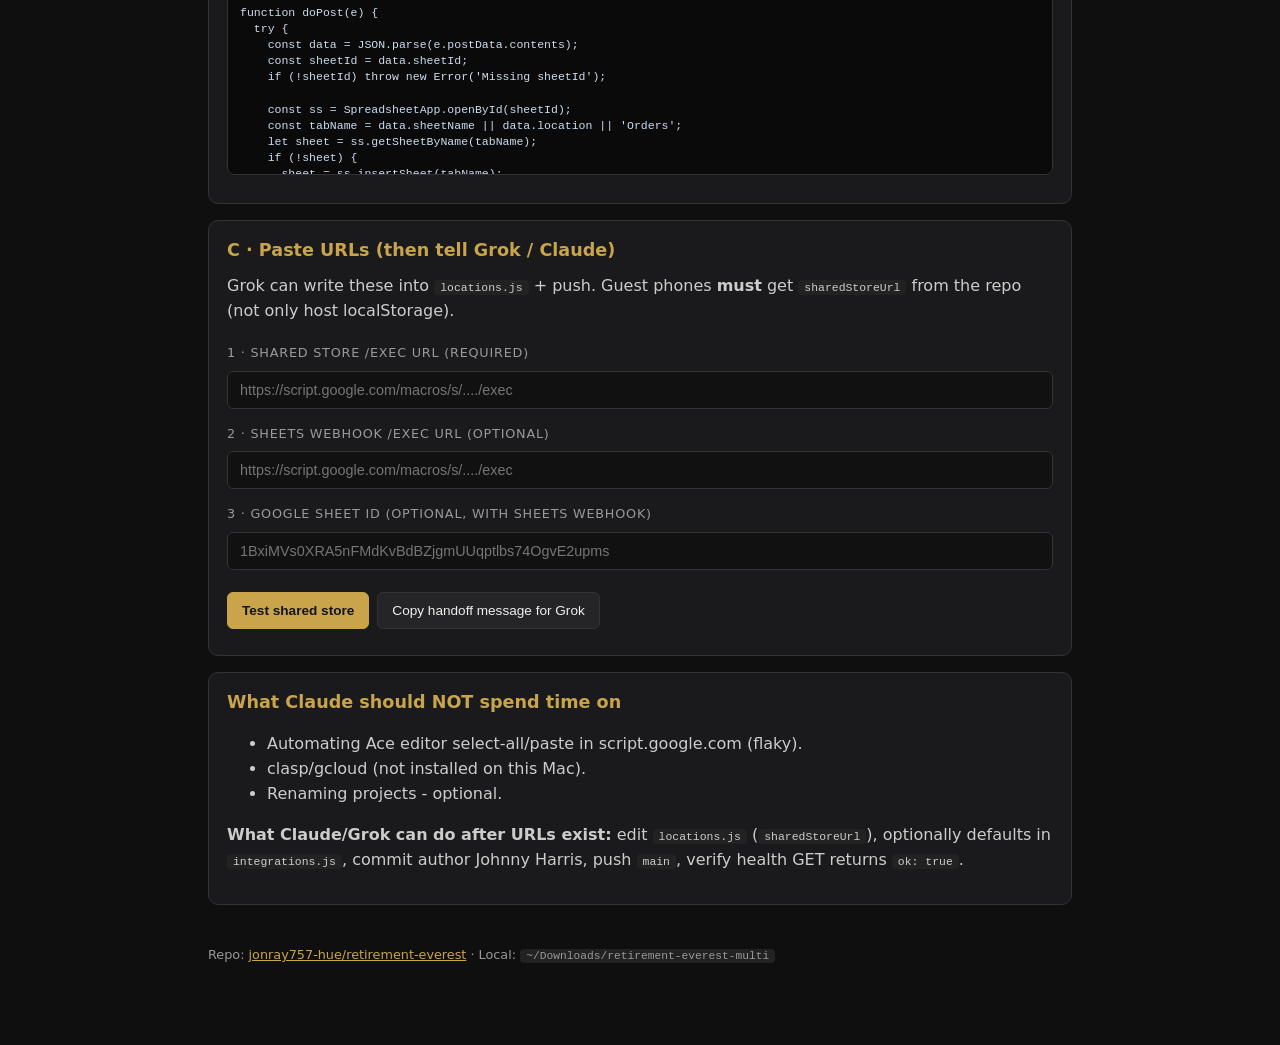
<file: tools/setup-shared-store.html>
<!DOCTYPE html>
<html lang="en">
<head>
<meta charset="UTF-8">
<meta name="viewport" content="width=device-width, initial-scale=1.0">
<title>RE - Deploy shared store + Sheets webhook</title>
<style>
  :root { --bg:#0f0f10; --panel:#1a1a1c; --text:#eee; --muted:#999; --accent:#c9a44a; --ok:#5c5; --border:#333; }
  * { box-sizing: border-box; }
  body { font-family: system-ui, -apple-system, sans-serif; background: var(--bg); color: var(--text); max-width: 900px; margin: 0 auto; padding: 28px 18px 80px; line-height: 1.55; }
  h1 { font-size: 1.45rem; color: var(--accent); margin: 0 0 8px; }
  h2 { font-size: 1.1rem; margin: 28px 0 10px; color: var(--accent); }
  p, li { color: #ccc; }
  .warn { background: rgba(200,140,40,.15); border: 1px solid rgba(200,140,40,.4); padding: 12px 14px; border-radius: 8px; color: #f0d080; margin: 16px 0; }
  .okbox { background: rgba(60,160,80,.12); border: 1px solid rgba(60,160,80,.35); padding: 12px 14px; border-radius: 8px; color: #9d9; margin: 16px 0; }
  .card { background: var(--panel); border: 1px solid var(--border); border-radius: 10px; padding: 16px 18px; margin: 16px 0; }
  .steps { counter-reset: step; list-style: none; padding: 0; }
  .steps li { counter-increment: step; margin: 12px 0; padding-left: 2.2rem; position: relative; }
  .steps li::before { content: counter(step); position: absolute; left: 0; top: 0; width: 1.5rem; height: 1.5rem; border-radius: 50%; background: var(--accent); color: #111; font-size: .75rem; font-weight: 700; display: flex; align-items: center; justify-content: center; }
  pre { background: #0a0a0b; border: 1px solid var(--border); border-radius: 8px; padding: 12px; overflow: auto; max-height: 280px; font-size: 0.72rem; line-height: 1.4; color: #cde; white-space: pre; }
  .toolbar { display: flex; flex-wrap: wrap; gap: 8px; margin: 10px 0; }
  button, a.btn { appearance: none; border: 1px solid var(--border); background: #252528; color: var(--text); padding: 10px 14px; border-radius: 6px; font-size: 0.85rem; cursor: pointer; text-decoration: none; display: inline-block; }
  button.primary, a.btn.primary { background: var(--accent); color: #141414; border-color: var(--accent); font-weight: 600; }
  button:hover, a.btn:hover { border-color: var(--accent); }
  input[type=url], input[type=text] { width: 100%; padding: 10px 12px; border-radius: 6px; border: 1px solid var(--border); background: #111; color: #fff; font-size: 0.9rem; margin: 6px 0 12px; }
  label { font-size: 0.8rem; color: var(--muted); text-transform: uppercase; letter-spacing: .06em; }
  .status { font-size: 0.85rem; min-height: 1.2em; color: var(--ok); }
  code { background: #222; padding: 1px 6px; border-radius: 4px; font-size: 0.88em; }
  .grid2 { display: grid; grid-template-columns: 1fr 1fr; gap: 12px; }
  @media (max-width: 700px) { .grid2 { grid-template-columns: 1fr; } }
  footer { margin-top: 40px; color: var(--muted); font-size: 0.8rem; }
</style>
</head>
<body>
  <h1>Deploy shared store + Sheets webhook</h1>
  <p>For Claude / Johnny: skip fighting the Apps Script editor with automation. <strong>Copy -> paste -> deploy</strong> is faster (~5 min total).</p>
  <div class="warn"><strong>After both /exec URLs exist:</strong> paste them in the boxes at the bottom (or reply in chat). Grok will put them in <code>locations.js</code>, commit as Johnny Harris, and push to GitHub Pages so guest phones use the durable store.</div>

  <div class="card">
    <h2 style="margin-top:0">Quick links</h2>
    <div class="toolbar">
      <a class="btn primary" href="https://script.google.com/home/projects/create" target="_blank" rel="noopener">New Apps Script project</a>
      <a class="btn" href="https://script.google.com" target="_blank" rel="noopener">script.google.com</a>
      <a class="btn" href="https://raw.githubusercontent.com/jonray757-hue/retirement-everest/main/tools/re-shared-store.gs" target="_blank" rel="noopener">Raw: re-shared-store.gs</a>
      <a class="btn" href="https://raw.githubusercontent.com/jonray757-hue/retirement-everest/main/tools/google-sheets-webhook.gs" target="_blank" rel="noopener">Raw: google-sheets-webhook.gs</a>
      <a class="btn" href="../host.html?view=outreach" target="_blank" rel="noopener">Command center -> Outreach</a>
    </div>
  </div>

  <div class="card">
    <h2 style="margin-top:0">A · Shared store (seats + prefs) - required</h2>
    <ol class="steps">
      <li>Open <strong>New Apps Script project</strong> (button above). Name it <code>RE Shared Store</code>.</li>
      <li>Click in the code editor -> Cmd+A -> Delete. Click <strong>Copy shared store code</strong> below -> Cmd+V into the editor -> Save (Cmd+S).</li>
      <li>Function dropdown -> <code>setupOnce</code> -> <strong>Run</strong>. Authorize (Advanced -> Go to RE Shared Store -> Allow). Check <strong>Execution log</strong> for a spreadsheet URL.</li>
      <li><strong>Deploy</strong> -> New deployment -> gear -> <strong>Web app</strong> -> Execute as: <strong>Me</strong> -> Who has access: <strong>Anyone</strong> -> Deploy.</li>
      <li>Copy the <code>/exec</code> URL into box 1 below.</li>
    </ol>
    <div class="toolbar">
      <button type="button" class="primary" data-copy="code-store">Copy shared store code</button>
      <span class="status" id="st-store"></span>
    </div>
    <pre id="code-store">/**
 * Retirement Everest - durable multi-device store (seats + preference log)
 *
 * Survives weeks/months (Google Apps Script + Spreadsheet). Replaces jsonblob.
 *
 * SETUP (once, ~3 minutes):
 * 1. https://script.google.com -> New project -> name it &quot;RE Shared Store&quot;
 * 2. Paste this entire file, save
 * 3. Run -> setupOnce  (authorize when asked - open spreadsheet link in Logs)
 * 4. Deploy -> New deployment -> Web app
 *      Execute as: Me
 *      Who has access: Anyone
 * 5. Copy the /exec URL
 * 6. Command center -> Outreach -> paste into &quot;Shared store URL&quot; -> Save
 *    (or set RETIREMENT_EVEREST.sharedStoreUrl in locations.js and redeploy Pages)
 *
 * API (JSON, CORS-friendly via redirect mode from browser):
 *   GET  ?key=seats|orders|health
 *   POST { key: &quot;seats&quot;|&quot;orders&quot;, data: &lt;object|array&gt; }
 *   POST { action: &quot;appendOrder&quot;, order: {...} }
 *   POST { action: &quot;clearOrders&quot;, locationIds: [&quot;kennedy-school-bbq&quot;, ...] }
 *   POST { action: &quot;stripSeats&quot;, locationIds: [...], seatIds: [&quot;A1&quot;,...] }
 */

var STORE_SHEET = &#x27;RE_STORE&#x27;;
var META_KEY = &#x27;re_shared_store_sheet_id&#x27;;

function setupOnce() {
  var ss = SpreadsheetApp.create(&#x27;Retirement Everest - Shared Store&#x27;);
  var sheet = ss.getSheets()[0];
  sheet.setName(STORE_SHEET);
  sheet.getRange(1, 1, 1, 3).setValues([[&#x27;key&#x27;, &#x27;json&#x27;, &#x27;updatedAt&#x27;]]);
  sheet.getRange(2, 1, 2, 3).setValues([
    [&#x27;seats&#x27;, JSON.stringify({ v: 1, event: &#x27;kennedy-school-bbq&#x27;, seats: {}, couples: [], accommodations: [] }), new Date().toISOString()],
    [&#x27;orders&#x27;, &#x27;[]&#x27;, new Date().toISOString()]
  ]);
  PropertiesService.getScriptProperties().setProperty(META_KEY, ss.getId());
  Logger.log(&#x27;Sheet created: &#x27; + ss.getUrl());
  Logger.log(&#x27;Spreadsheet ID: &#x27; + ss.getId());
  Logger.log(&#x27;Next: Deploy -> New deployment -> Web app -> Anyone -> copy /exec URL&#x27;);
  return ss.getUrl();
}

function getSheet_() {
  var id = PropertiesService.getScriptProperties().getProperty(META_KEY);
  if (!id) {
    // Prefer bound spreadsheet if this script is container-bound
    try {
      var bound = SpreadsheetApp.getActiveSpreadsheet();
      if (bound) {
        id = bound.getId();
        PropertiesService.getScriptProperties().setProperty(META_KEY, id);
      }
    } catch (e) {}
  }
  if (!id) throw new Error(&#x27;Run setupOnce() once, then Deploy as Web app.&#x27;);
  var ss = SpreadsheetApp.openById(id);
  var sheet = ss.getSheetByName(STORE_SHEET);
  if (!sheet) {
    sheet = ss.insertSheet(STORE_SHEET);
    sheet.getRange(1, 1, 1, 3).setValues([[&#x27;key&#x27;, &#x27;json&#x27;, &#x27;updatedAt&#x27;]]);
  }
  return sheet;
}

function readKey_(key) {
  var sheet = getSheet_();
  var values = sheet.getDataRange().getValues();
  for (var i = 1; i &lt; values.length; i++) {
    if (String(values[i][0]) === key) {
      var raw = values[i][1];
      if (raw === &#x27;&#x27; || raw == null) return key === &#x27;orders&#x27; ? [] : {};
      try {
        return JSON.parse(raw);
      } catch (e) {
        return key === &#x27;orders&#x27; ? [] : {};
      }
    }
  }
  return key === &#x27;orders&#x27; ? [] : null;
}

function writeKey_(key, data) {
  var sheet = getSheet_();
  var values = sheet.getDataRange().getValues();
  var json = JSON.stringify(data);
  var now = new Date().toISOString();
  // Sheet.getRange(row, column, numRows, numColumns) - NOT endRow/endColumn
  for (var i = 1; i &lt; values.length; i++) {
    if (String(values[i][0]) === key) {
      sheet.getRange(i + 1, 2, 1, 2).setValues([[json, now]]);
      return { ok: true, key: key, updatedAt: now, bytes: json.length };
    }
  }
  sheet.appendRow([key, json, now]);
  return { ok: true, key: key, updatedAt: now, bytes: json.length };
}

function matchesLocation_(o, locationIds) {
  if (!o) return false;
  var ids = locationIds || [];
  var oid = o.locationId || o.location || &#x27;&#x27;;
  if (!oid) return false;
  for (var i = 0; i &lt; ids.length; i++) {
    if (oid === ids[i]) return true;
  }
  // Kennedy parent/child aliases
  if (ids.indexOf(&#x27;kennedy-school-bbq&#x27;) &gt;= 0 &amp;&amp; oid === &#x27;kennedy-school&#x27;) return true;
  if (ids.indexOf(&#x27;kennedy-school&#x27;) &gt;= 0 &amp;&amp; oid === &#x27;kennedy-school-bbq&#x27;) return true;
  return false;
}

function doGet(e) {
  try {
    var key = (e &amp;&amp; e.parameter &amp;&amp; e.parameter.key) || &#x27;health&#x27;;
    if (key === &#x27;health&#x27;) {
      return json_({
        ok: true,
        service: &#x27;Retirement Everest Shared Store&#x27;,
        version: 2,
        durable: true,
        keys: [&#x27;seats&#x27;, &#x27;orders&#x27;]
      });
    }
    if (key !== &#x27;seats&#x27; &amp;&amp; key !== &#x27;orders&#x27;) {
      return json_({ ok: false, error: &#x27;Unknown key&#x27; }, 400);
    }
    var data = readKey_(key);
    if (data === null &amp;&amp; key === &#x27;seats&#x27;) {
      data = { v: 1, event: &#x27;kennedy-school-bbq&#x27;, seats: {}, couples: [], accommodations: [] };
    }
    if (data === null &amp;&amp; key === &#x27;orders&#x27;) data = [];
    return json_({ ok: true, key: key, data: data });
  } catch (err) {
    return json_({ ok: false, error: String(err.message || err) });
  }
}

function doPost(e) {
  try {
    var body = {};
    if (e &amp;&amp; e.postData &amp;&amp; e.postData.contents) {
      body = JSON.parse(e.postData.contents);
    }
    // Also accept form-encoded fallback
    if ((!body || !Object.keys(body).length) &amp;&amp; e &amp;&amp; e.parameter) {
      body = e.parameter;
      if (body.data &amp;&amp; typeof body.data === &#x27;string&#x27;) {
        try { body.data = JSON.parse(body.data); } catch (x) {}
      }
      if (body.order &amp;&amp; typeof body.order === &#x27;string&#x27;) {
        try { body.order = JSON.parse(body.order); } catch (x) {}
      }
    }

    var action = body.action || &#x27;&#x27;;

    if (action === &#x27;appendOrder&#x27;) {
      var list = readKey_(&#x27;orders&#x27;) || [];
      if (!Array.isArray(list)) list = [];
      list.unshift(body.order || {});
      list = list.slice(0, 500);
      writeKey_(&#x27;orders&#x27;, list);
      return json_({ ok: true, action: &#x27;appendOrder&#x27;, count: list.length });
    }

    if (action === &#x27;clearOrders&#x27;) {
      var ids = body.locationIds || [];
      var all = readKey_(&#x27;orders&#x27;) || [];
      if (!Array.isArray(all)) all = [];
      var kept = all.filter(function (o) { return !matchesLocation_(o, ids); });
      // If clearing BBQ, also drop blank locationId rows (legacy ghosts)
      var clearingBbq = ids.indexOf(&#x27;kennedy-school-bbq&#x27;) &gt;= 0 || ids.indexOf(&#x27;kennedy-school&#x27;) &gt;= 0;
      if (clearingBbq) {
        kept = kept.filter(function (o) {
          return !!(o &amp;&amp; (o.locationId || o.location));
        });
      }
      writeKey_(&#x27;orders&#x27;, kept);
      return json_({ ok: true, action: &#x27;clearOrders&#x27;, removed: all.length - kept.length, remaining: kept.length });
    }

    if (action === &#x27;stripSeats&#x27;) {
      var seatIds = (body.seatIds || []).map(String);
      var set = {};
      seatIds.forEach(function (id) { set[id] = true; });
      var orders = readKey_(&#x27;orders&#x27;) || [];
      if (!Array.isArray(orders)) orders = [];
      var locIds = body.locationIds || [];
      var next = orders.map(function (o) {
        if (!o || typeof o !== &#x27;object&#x27;) return o;
        if (locIds.length &amp;&amp; !matchesLocation_(o, locIds) &amp;&amp; (o.locationId || o.location)) return o;
        var seats = Array.isArray(o.seats) ? o.seats.map(String) : [];
        var hit = seats.some(function (s) { return set[s]; });
        var labelHit = o.seatLabel &amp;&amp; seatIds.some(function (id) {
          return String(o.seatLabel).indexOf(id) &gt;= 0;
        });
        if (!hit &amp;&amp; !labelHit) return o;
        var copy = JSON.parse(JSON.stringify(o));
        copy.seats = seats.filter(function (s) { return !set[s]; });
        if (!copy.seats.length) {
          delete copy.seats;
          delete copy.seatLabel;
        }
        return copy;
      });
      writeKey_(&#x27;orders&#x27;, next);
      return json_({ ok: true, action: &#x27;stripSeats&#x27;, seatIds: seatIds });
    }

    var key = body.key;
    if (key !== &#x27;seats&#x27; &amp;&amp; key !== &#x27;orders&#x27;) {
      return json_({ ok: false, error: &#x27;POST requires key=seats|orders or action=...&#x27; });
    }
    if (typeof body.data === &#x27;undefined&#x27;) {
      return json_({ ok: false, error: &#x27;Missing data&#x27; });
    }
    var result = writeKey_(key, body.data);
    return json_(result);
  } catch (err) {
    return json_({ ok: false, error: String(err.message || err) });
  }
}

function json_(obj) {
  return ContentService.createTextOutput(JSON.stringify(obj))
    .setMimeType(ContentService.MimeType.JSON);
}
</pre>
  </div>

  <div class="card">
    <h2 style="margin-top:0">B · Google Sheets webhook - optional export</h2>
    <ol class="steps">
      <li>Create a Google Sheet named <code>Retirement Everest Events</code> (any account). Copy the Sheet ID from the URL: <code>/d/<strong>SHEET_ID</strong>/edit</code>.</li>
      <li>New Apps Script project -> name <code>RE Sheets Webhook</code>.</li>
      <li><strong>Copy Sheets webhook code</strong> -> paste -> Save.</li>
      <li>Deploy -> Web app -> Me / <strong>Anyone</strong> -> Deploy -> copy <code>/exec</code> URL into box 2.</li>
      <li>Command center -> Outreach -> paste webhook URL + Sheet ID -> Save. (No need for locations.js unless you want defaults in repo.)</li>
    </ol>
    <div class="toolbar">
      <button type="button" class="primary" data-copy="code-sheets">Copy Sheets webhook code</button>
      <span class="status" id="st-sheets"></span>
    </div>
    <pre id="code-sheets">/**
 * Retirement Everest - Google Sheets webhook
 *
 * Deploy as Web App (Execute as: Me, Access: Anyone)
 * Paste the /exec URL into host.html -> Outreach -> Google Sheets webhook URL
 */
function doPost(e) {
  try {
    const data = JSON.parse(e.postData.contents);
    const sheetId = data.sheetId;
    if (!sheetId) throw new Error(&#x27;Missing sheetId&#x27;);

    const ss = SpreadsheetApp.openById(sheetId);
    const tabName = data.sheetName || data.location || &#x27;Orders&#x27;;
    let sheet = ss.getSheetByName(tabName);
    if (!sheet) {
      sheet = ss.insertSheet(tabName);
    }

    const rows = data.rows || [];
    if (!rows.length) {
      return jsonResponse({ ok: true, message: &#x27;No rows&#x27; });
    }

    const lastRow = sheet.getLastRow();
    const needsHeader = lastRow === 0;
    const hasTitleRow = rows[0][0] === &#x27;#&#x27; || rows[0][0] === &#x27;Location&#x27; || rows[0][0] === &#x27;Field&#x27;;
    const dataRows = needsHeader ? rows : (hasTitleRow ? rows.slice(1) : rows);
    const startRow = needsHeader ? 1 : lastRow + 1;

    if (needsHeader) {
      sheet.getRange(1, 1, 1, rows[0].length).setValues([rows[0]]);
      if (rows.length &gt; 1) {
        sheet.getRange(2, 1, rows.length - 1, rows[0].length).setValues(rows.slice(1));
      }
    } else if (dataRows.length) {
      sheet.getRange(startRow, 1, dataRows.length, dataRows[0].length).setValues(dataRows);
    }

    return jsonResponse({ ok: true, tab: tabName, rows: rows.length });
  } catch (err) {
    return jsonResponse({ ok: false, error: err.message });
  }
}

function doGet() {
  return jsonResponse({ ok: true, service: &#x27;Retirement Everest Sheets Webhook&#x27;, version: 1 });
}

function jsonResponse(obj) {
  return ContentService.createTextOutput(JSON.stringify(obj))
    .setMimeType(ContentService.MimeType.JSON);
}</pre>
  </div>

  <div class="card">
    <h2 style="margin-top:0">C · Paste URLs (then tell Grok / Claude)</h2>
    <p style="margin-top:0">Grok can write these into <code>locations.js</code> + push. Guest phones <strong>must</strong> get <code>sharedStoreUrl</code> from the repo (not only host localStorage).</p>
    <label>1 · Shared store /exec URL (required)</label>
    <input type="url" id="urlStore" placeholder="https://script.google.com/macros/s/..../exec" autocomplete="off">
    <label>2 · Sheets webhook /exec URL (optional)</label>
    <input type="url" id="urlSheets" placeholder="https://script.google.com/macros/s/..../exec" autocomplete="off">
    <label>3 · Google Sheet ID (optional, with sheets webhook)</label>
    <input type="text" id="sheetId" placeholder="1BxiMVs0XRA5nFMdKvBdBZjgmUUqptlbs74OgvE2upms" autocomplete="off">
    <div class="toolbar">
      <button type="button" class="primary" id="btnTestStore">Test shared store</button>
      <button type="button" id="btnCopyHandoff">Copy handoff message for Grok</button>
      <span class="status" id="st-test"></span>
    </div>
    <div class="okbox" id="handoffPreview" style="display:none;white-space:pre-wrap;font-family:ui-monospace,monospace;font-size:0.82rem"></div>
  </div>

  <div class="card">
    <h2 style="margin-top:0">What Claude should NOT spend time on</h2>
    <ul>
      <li>Automating Ace editor select-all/paste in script.google.com (flaky).</li>
      <li>clasp/gcloud (not installed on this Mac).</li>
      <li>Renaming projects - optional.</li>
    </ul>
    <p><strong>What Claude/Grok can do after URLs exist:</strong> edit <code>locations.js</code> (<code>sharedStoreUrl</code>), optionally defaults in <code>integrations.js</code>, commit author Johnny Harris, push <code>main</code>, verify health GET returns <code>ok: true</code>.</p>
  </div>

  <footer>
    Repo: <a href="https://github.com/jonray757-hue/retirement-everest" style="color:var(--accent)">jonray757-hue/retirement-everest</a>
    · Local: <code>~/Downloads/retirement-everest-multi</code>
  </footer>

<script>
function copyFrom(id, statusId) {
  const el = document.getElementById(id);
  const text = el.innerText;
  navigator.clipboard.writeText(text).then(() => {
    document.getElementById(statusId).textContent = 'Copied (' + text.length + ' chars)';
  }).catch(() => {
    const r = document.createRange();
    r.selectNodeContents(el);
    const s = window.getSelection();
    s.removeAllRanges();
    s.addRange(r);
    document.getElementById(statusId).textContent = 'Selected - press Cmd+C';
  });
}
document.querySelectorAll('[data-copy]').forEach(btn => {
  btn.addEventListener('click', () => {
    const id = btn.getAttribute('data-copy');
    copyFrom(id, id === 'code-store' ? 'st-store' : 'st-sheets');
  });
});
document.getElementById('btnTestStore').addEventListener('click', async () => {
  const url = document.getElementById('urlStore').value.trim();
  const st = document.getElementById('st-test');
  if (!url) { st.textContent = 'Paste shared store URL first'; st.style.color = '#e88'; return; }
  st.textContent = 'Testing…'; st.style.color = '#999';
  try {
    const res = await fetch(url + (url.includes('?') ? '&' : '?') + 'key=health&t=' + Date.now(), { mode: 'cors', cache: 'no-store' });
    const data = await res.json();
    if (data && data.ok) {
      st.textContent = 'OK - durable store is live'; st.style.color = '#5c5';
    } else {
      st.textContent = 'Responded but not ok: ' + JSON.stringify(data); st.style.color = '#e88';
    }
  } catch (e) {
    st.textContent = 'Failed: ' + e.message + ' (redeploy as Web app, Anyone)'; st.style.color = '#e88';
  }
});
document.getElementById('btnCopyHandoff').addEventListener('click', () => {
  const store = document.getElementById('urlStore').value.trim();
  const sheets = document.getElementById('urlSheets').value.trim();
  const sheetId = document.getElementById('sheetId').value.trim();
  const msg = [
    'Wire durable store into retirement-everest and push as Johnny Harris.',
    '',
    'sharedStoreUrl:',
    store || '(missing - deploy re-shared-store.gs first)',
    '',
    'googleSheetsWebhookUrl:',
    sheets || '(optional)',
    '',
    'googleSheetId:',
    sheetId || '(optional)',
    '',
    'Update locations.js sharedStoreUrl, optionally integrations.js DEFAULT_INTEGRATIONS,',
    'commit, push main. Cache-bust host.html/guest.html if needed.',
    'Repo: https://github.com/jonray757-hue/retirement-everest',
    'Local: /Users/ramseykoaharris/Downloads/retirement-everest-multi'
  ].join('\n');
  const prev = document.getElementById('handoffPreview');
  prev.style.display = 'block';
  prev.textContent = msg;
  navigator.clipboard.writeText(msg).then(() => {
    document.getElementById('st-test').textContent = 'Handoff message copied';
    document.getElementById('st-test').style.color = '#5c5';
  });
});
</script>
</body>
</html>
</file>
<file: styles.css>
@import url('https://fonts.googleapis.com/css2?family=Oswald:wght@400;500;600;700&family=Playfair+Display:wght@400;600;700;900&family=Inter:wght@300;400;500;600&display=swap');

*, *::before, *::after { box-sizing: border-box; margin: 0; padding: 0; }
html { scroll-behavior: smooth; }

body {
  font-family: 'Inter', sans-serif;
  font-weight: 300;
  min-height: 100vh;
  line-height: 1.6;
}

/* ── THEMES ── */
body.theme-gold {
  --bg: #3f3a32; --panel: #524c42; --border: #6b6356;
  --accent: #d4b25a; --accent-lt: #e8c97a; --text: #faf6ee; --muted: #cfc4b0; --red: #a83232;
  --heading-font: 'Playfair Display', serif;
  --tag-v-bg: #132516; --tag-v-color: #7fc47f;
}
body.theme-forest {
  --bg: #0d1410; --panel: #16201a; --border: #2a3a30;
  --accent: #b9824f; --accent-lt: #d49a64; --text: #e8f0ea; --muted: #6b7d72; --red: #b84c3f;
  --heading-font: 'Oswald', sans-serif;
  --tag-v-bg: #132516; --tag-v-color: #7fc47f;
}
body.theme-hub {
  --bg: #0a0c10; --panel: #12151c; --border: #252b38;
  --accent: #c9a84c; --accent-lt: #e8d49a; --text: #e8ecf4; --muted: #7a8499; --red: #c0392b;
  --heading-font: 'Playfair Display', serif;
}
body.theme-navy {
  --bg: #050a14; --panel: #0e1a2e; --border: #1d2f4a;
  --accent: #aac4e0; --accent-lt: #e8f0fa; --text: #e8f0fa; --muted: #6b7d96; --red: #b84c3f;
  --heading-font: 'Oswald', sans-serif;
  --tag-v-bg: #0f1f0f; --tag-v-color: #6ab86a;
}

body { background: var(--bg); color: var(--text); }

/* ── HUB ── */
.hub-hero { text-align: center; padding: 48px 24px 24px; position: relative; z-index: 2; }
.hub-hero h1 { font-family: var(--heading-font); font-size: clamp(2rem, 5vw, 3rem); color: var(--accent); margin-bottom: 12px; }
.hub-hero p { color: var(--muted); max-width: 520px; margin: 0 auto 40px; font-size: 0.95rem; }
.loc-grid { display: grid; grid-template-columns: repeat(auto-fit, minmax(280px, 1fr)); gap: 20px; max-width: 900px; margin: 0 auto; padding: 0 24px 80px; }
.loc-card {
  background: var(--panel); border: 1px solid var(--border); border-radius: 8px;
  padding: 28px 24px; text-decoration: none; color: inherit; transition: transform 0.15s, border-color 0.15s;
  display: block;
}
.loc-card:hover { transform: translateY(-3px); border-color: var(--accent); }
.loc-type { font-size: 0.62rem; letter-spacing: 3px; text-transform: uppercase; color: var(--accent); margin-bottom: 10px; }
.loc-card h2 { font-family: var(--heading-font); font-size: 1.35rem; margin-bottom: 8px; }
.loc-card p { font-size: 0.85rem; color: var(--muted); margin-bottom: 16px; }
.loc-card .go { font-size: 0.72rem; letter-spacing: 2px; text-transform: uppercase; color: var(--accent); font-weight: 500; }

.hub-admin { text-align: center; padding-bottom: 40px; }
.hub-admin a { color: var(--muted); font-size: 0.78rem; text-decoration: none; margin: 0 12px; }
.hub-admin a:hover { color: var(--accent); }

/* ── GUEST PAGE SHARED ── */
.hero { position: relative; min-height: 88vh; display: flex; flex-direction: column; align-items: center; justify-content: flex-end; text-align: center; padding: 28px 20px 50px; overflow: hidden; }
.hero-bg { position: absolute; inset: 0; overflow: hidden; }
.hero-bg.theme-gold-bg { background: linear-gradient(180deg, #4a3834 0%, #433c36 40%, #3f3a32 100%); }
.hero-bg.theme-forest-bg { background: linear-gradient(180deg, #1a2e26 0%, #0d1410 60%, #0d1410 100%); }
.hero-bg.theme-navy-bg { background: linear-gradient(180deg, #0a1628 0%, #050a14 60%, #050a14 100%); }
.hero-bg.has-image { background: #3f3a32; }
.hero-bg picture {
  position: absolute; inset: 0; display: block; width: 100%; height: 100%;
}
.hero-bg img {
  position: absolute; inset: 0; width: 100%; height: 100%;
  object-fit: cover; object-position: center top;
  opacity: 0.96;
}
.hero-bg .hero-overlay {
  position: absolute; inset: 0;
  background: linear-gradient(180deg,
    rgba(0,0,0,0.02) 0%,
    rgba(0,0,0,0.02) 40%,
    rgba(0,0,0,0.18) 78%,
    rgba(0,0,0,0.32) 100%);
}
.hero--hub {
  min-height: 72vh;
  padding-bottom: 36px;
}
.hero--hub .hero-bg img {
  object-position: center top;
  opacity: 0.92;
  filter: brightness(1.06) saturate(1.05);
}
.hero--hub .hero-overlay {
  background: linear-gradient(180deg,
    rgba(0,0,0,0.05) 0%,
    rgba(0,0,0,0.02) 45%,
    rgba(0,0,0,0.35) 72%,
    rgba(0,0,0,0.62) 100%);
}
.hero-content { position: relative; z-index: 2; max-width: 680px; width: 100%; }

/* ── DESKTOP HERO (poster art) ──
   Full poster (title + producer line baked in). Keep top credits, but leave
   the mid frame bright so Everest / snow mist stay vivid. Meta sits on its
   own dark chip so we don't need a heavy full-bleed blackout. */
@media (min-width: 769px) {
  .hero.hero--has-poster {
    min-height: 88vh;
    min-height: 88svh;
    justify-content: flex-end;
    padding: 0 32px 40px;
  }
  .hero.hero--has-poster .hero-bg img {
    object-fit: cover;
    /* Slight nudge below absolute top — still keeps producer line, shows more peak */
    object-position: center 4%;
    opacity: 1;
    /* Poster is bright — restore snow / mist clarity lost under old wash */
    filter: brightness(1.1) contrast(1.08) saturate(1.12);
  }
  .hero.hero--has-poster .hero-bg.has-image .hero-overlay {
    /* Clear through title + mountain; only soft fade at very bottom for meta */
    background: linear-gradient(180deg,
      rgba(0,0,0,0) 0%,
      rgba(0,0,0,0) 48%,
      rgba(0,0,0,0.02) 66%,
      rgba(0,0,0,0.16) 84%,
      rgba(0,0,0,0.32) 100%);
  }
  .hero.hero--has-poster .hero-content {
    /* Pull UI up — less empty dark band above the venue words */
    padding-top: min(34vh, 400px);
    max-width: 720px;
    text-shadow: 0 2px 18px rgba(0,0,0,0.65);
  }
  /* Poster already has title + producer line — hide HTML duplicates */
  .hero.hero--has-poster .hero-content h1 {
    display: none;
  }
  .hero.hero--has-poster .eyebrow {
    display: none;
  }
  .hero.hero--has-poster .hero-sub {
    font-size: 1.02rem;
    line-height: 1.7;
    margin: 0 0 20px;
    color: #0a0a0a;
    font-weight: 600;
    text-shadow: 0 1px 0 rgba(255,255,255,0.75), 0 0 12px rgba(255,255,255,0.45);
  }
  .hero.hero--has-poster .event-meta {
    background: rgba(255,255,255,0.88);
    backdrop-filter: blur(10px);
    margin-bottom: 0;
    border-color: rgba(0,0,0,0.12);
  }
  .hero.hero--has-poster .meta-item {
    padding: 14px 22px;
    color: #333;
  }
  .hero.hero--has-poster .meta-item strong {
    color: #0a0a0a;
    font-size: 0.92rem;
  }
  /* Hub desktop */
  .hero--hub.hero--has-poster {
    min-height: 84vh;
    min-height: 84svh;
    padding-bottom: 36px;
  }
  .hero--hub.hero--has-poster .hero-bg img {
    object-position: center 4%;
    opacity: 1;
    filter: brightness(1.1) contrast(1.08) saturate(1.12);
  }
  .hero--hub.hero--has-poster .hero-content {
    padding-top: min(38vh, 440px);
  }
  .hero--hub.hero--has-poster .hero-content h1 {
    display: none;
  }
  .hero--hub.hero--has-poster .eyebrow {
    display: none;
  }
  .hero--hub.hero--has-poster .hero-content p {
    font-size: 1.05rem;
    line-height: 1.7;
    max-width: 560px;
    margin-left: auto;
    margin-right: auto;
    margin-bottom: 0;
    color: rgba(255,255,255,0.95);
  }
}

/* Large desktop: frame more of the peak under the title */
@media (min-width: 1200px) {
  .hero.hero--has-poster .hero-bg img,
  .hero--hub.hero--has-poster .hero-bg img {
    object-position: center 6%;
  }
  .hero.hero--has-poster .hero-content {
    padding-top: min(32vh, 380px);
  }
  .hero--hub.hero--has-poster .hero-content {
    padding-top: min(36vh, 420px);
  }
}
.eyebrow { font-size: 0.62rem; letter-spacing: 3px; text-transform: uppercase; color: var(--accent); margin-bottom: 16px; display: flex; align-items: center; gap: 10px; justify-content: center; }
.eyebrow::before, .eyebrow::after { content: ''; width: 28px; height: 1px; background: color-mix(in srgb, var(--accent) 40%, transparent); }
.hero h1 { font-family: var(--heading-font); font-size: clamp(2.2rem, 7vw, 4rem); font-weight: 700; line-height: 1.05; margin-bottom: 8px; text-shadow: 0 2px 24px rgba(0,0,0,0.6); }
body.theme-gold .hero h1 em { display: block; font-style: italic; color: var(--accent); font-size: 1.05em; }
body.theme-forest .hero h1 em { display: block; font-style: normal; font-weight: 700; color: var(--accent); font-size: 0.6em; letter-spacing: 3px; text-transform: uppercase; }
body.theme-navy .hero h1 em { display: block; font-style: normal; font-weight: 700; color: var(--accent); font-size: 0.6em; letter-spacing: 3px; text-transform: uppercase; }
body.theme-navy .hero-cta { background: var(--accent-lt); color: var(--bg); }
body.theme-navy .about h2 { text-transform: uppercase; letter-spacing: 0.5px; font-style: normal; }
.hero-sub { font-size: 0.85rem; color: color-mix(in srgb, var(--text) 80%, transparent); margin: 14px 0 30px; line-height: 1.7; }
.event-meta { display: inline-flex; flex-wrap: wrap; border: 1px solid rgba(255,255,255,0.15); background: rgba(0,0,0,0.5); border-radius: 3px; margin-bottom: 36px; }
.meta-item { padding: 12px 18px; border-right: 1px solid rgba(255,255,255,0.15); font-size: 0.68rem; letter-spacing: 1.5px; text-transform: uppercase; color: var(--muted); }
.meta-item:last-child { border-right: none; }
.meta-item strong { display: block; color: var(--text); font-size: 0.85rem; letter-spacing: 0; text-transform: none; margin-bottom: 2px; font-weight: 400; }
.hero-cta { display: inline-block; padding: 16px 40px; background: var(--accent); color: var(--bg); font-size: 0.72rem; font-weight: 500; letter-spacing: 4px; text-transform: uppercase; border-radius: 2px; text-decoration: none; }
.hero-cta:hover { background: var(--accent-lt); }
.back-link { position: fixed; top: 16px; left: 16px; z-index: 10; font-size: 0.72rem; color: var(--muted); text-decoration: none; padding: 8px 12px; background: rgba(0,0,0,0.4); border-radius: 4px; }
.back-link:hover { color: var(--accent); }

/* ── MOBILE HERO ──
   Uses portrait poster (title baked into art). Desktop rules above stay unchanged.
   Portrait asset + cover + top-anchor keeps "RETIREMENT EVEREST" readable. */
@media (max-width: 768px) {
  .hero.hero--has-poster {
    /* Tall enough for poster title, not forced into extreme crop */
    min-height: 92svh;
    max-height: none;
    justify-content: flex-end;
    padding: 0 16px calc(20px + env(safe-area-inset-bottom, 0px));
  }
  .hero.hero--has-poster .hero-bg img {
    /* Portrait mobile asset — cover, slight peak bias, bright snow/mist */
    object-fit: cover;
    object-position: center 3%;
    width: 100%;
    height: 100%;
    opacity: 1;
    filter: brightness(1.08) contrast(1.06) saturate(1.1);
  }
  .hero.hero--has-poster .hero-bg.has-image .hero-overlay {
    /* Keep mountain mid-frame bright; soft bottom only for UI chips */
    background: linear-gradient(180deg,
      rgba(0,0,0,0) 0%,
      rgba(0,0,0,0) 40%,
      rgba(0,0,0,0.08) 58%,
      rgba(0,0,0,0.42) 78%,
      rgba(0,0,0,0.82) 100%);
  }
  .hero.hero--has-poster .hero-content {
    /* Sit under title block without eating the mountain */
    padding-top: min(40vh, 360px);
    max-width: 100%;
    text-shadow: 0 2px 16px rgba(0,0,0,0.75);
  }
  /* Poster already has title + producer line — hide HTML duplicates */
  .hero.hero--has-poster .hero-content h1 {
    display: none;
  }
  .hero.hero--has-poster .eyebrow {
    display: none;
  }
  .hero.hero--has-poster .hero-sub {
    font-size: 0.9rem;
    line-height: 1.65;
    margin: 0 0 20px;
    padding: 0 6px;
    color: #0a0a0a;
    font-weight: 600;
    text-shadow: 0 1px 0 rgba(255,255,255,0.8), 0 0 10px rgba(255,255,255,0.5);
  }
  .hero.hero--has-poster .event-meta {
    display: flex;
    flex-direction: column;
    width: 100%;
    max-width: 340px;
    margin: 0 auto 24px;
    text-align: center;
    background: rgba(255,255,255,0.9);
    backdrop-filter: blur(6px);
    border-color: rgba(0,0,0,0.12);
  }
  .hero.hero--has-poster .meta-item {
    border-right: none;
    border-bottom: 1px solid rgba(0,0,0,0.1);
    padding: 14px 16px;
    color: #333;
  }
  .hero.hero--has-poster .meta-item:last-child {
    border-bottom: none;
  }
  .hero.hero--has-poster .meta-item strong {
    font-size: 0.9rem;
    margin-bottom: 4px;
    color: #0a0a0a;
  }
  .hero.hero--has-poster .hero-cta {
    width: 100%;
    max-width: 340px;
    box-sizing: border-box;
    text-align: center;
  }
  /* Hub: keep short intro readable under poster title */
  .hero--hub.hero--has-poster {
    min-height: 88svh;
  }
  .hero--hub.hero--has-poster .hero-content {
    padding-top: min(52vh, 460px);
  }
  .hero--hub.hero--has-poster .hero-content h1 {
    /* Hub page uses plain h1 (not in poster layout the same way) — still hide; poster has it */
    display: none;
  }
  .hero--hub.hero--has-poster .hero-content p {
    font-size: 0.92rem;
    line-height: 1.65;
    padding: 0 8px;
    margin-bottom: 0;
    color: rgba(255,255,255,0.92);
  }
}

/* Very short phones: don't push content off-screen */
@media (max-width: 768px) and (max-height: 700px) {
  .hero.hero--has-poster {
    min-height: 100svh;
  }
  .hero.hero--has-poster .hero-content,
  .hero--hub.hero--has-poster .hero-content {
    padding-top: 38vh;
  }
}

.about, .expect, .divider, .order-section { max-width: 900px; margin: 0 auto; padding: 64px 24px; }
.about { max-width: 700px; text-align: center; border-bottom: 1px solid var(--border); }
.section-label { font-size: 0.62rem; letter-spacing: 4px; text-transform: uppercase; color: var(--accent); margin-bottom: 18px; }
.about h2 { font-family: var(--heading-font); font-size: clamp(1.7rem, 4.5vw, 2.4rem); line-height: 1.25; margin-bottom: 22px; text-transform: uppercase; letter-spacing: 0.5px; }
body.theme-gold .about h2 { text-transform: none; font-style: italic; }
.about p { font-size: 0.94rem; line-height: 1.85; color: color-mix(in srgb, var(--text) 70%, transparent); margin-bottom: 16px; }
.expect { border-bottom: 1px solid var(--border); }
.expect .section-label { text-align: center; margin-bottom: 44px; }
.expect-grid { display: grid; grid-template-columns: repeat(auto-fit, minmax(200px, 1fr)); gap: 2px; }
.expect-item { background: var(--panel); padding: 28px 22px; }
.expect-num { font-family: var(--heading-font); font-size: 2.6rem; font-weight: 700; color: color-mix(in srgb, var(--accent) 20%, transparent); line-height: 1; margin-bottom: 10px; }
.expect-title { font-family: var(--heading-font); font-size: 1.05rem; font-weight: 600; margin-bottom: 8px; text-transform: uppercase; }
.expect-desc { font-size: 0.78rem; color: var(--muted); line-height: 1.65; }
.divider { text-align: center; border-bottom: 1px solid var(--border); padding: 52px 24px; }
.divider-quote { font-family: var(--heading-font); font-size: clamp(1.15rem, 3vw, 1.7rem); color: color-mix(in srgb, var(--text) 50%, transparent); max-width: 600px; margin: 0 auto; }
.divider-quote span { color: var(--accent); font-weight: 600; }

.order-section { max-width: 720px; padding-bottom: 80px; }
.order-section .section-label, .order-section h2 { text-align: center; }
.order-section h2 { font-family: var(--heading-font); font-size: clamp(1.5rem, 3.8vw, 2rem); margin-bottom: 10px; text-transform: uppercase; }
.order-intro { text-align: center; font-size: 0.83rem; color: var(--muted); margin-bottom: 32px; }
.order-note { background: var(--panel); border-left: 2px solid var(--accent); padding: 12px 16px; font-size: 0.78rem; color: color-mix(in srgb, var(--text) 60%, transparent); margin-bottom: 32px; }

.field-wrap { margin-bottom: 32px; }
.field-label { display: block; font-size: 0.62rem; letter-spacing: 3px; text-transform: uppercase; color: var(--accent); margin-bottom: 10px; }
input[type="text"],
input[type="email"],
input[type="tel"] {
  width: 100%;
  padding: 14px 16px;
  background: var(--panel);
  border: 1px solid var(--border);
  color: var(--text);
  font-family: inherit;
  font-size: 0.95rem;
  border-radius: 2px;
}
input[type="text"]:focus,
input[type="email"]:focus,
input[type="tel"]:focus { outline: none; border-color: var(--accent); }
input.err, select.err { border-color: var(--red); box-shadow: 0 0 0 1px var(--red); }

/* Contact block sits above submit — high contrast so guests don't miss it */
.guest-contact-card {
  margin: 28px 0 8px;
  padding: 20px 18px 16px;
  border-radius: 10px;
  border: 2px solid var(--accent);
  background:
    linear-gradient(180deg, color-mix(in srgb, var(--accent) 18%, var(--panel)) 0%, color-mix(in srgb, var(--accent) 8%, var(--panel)) 100%);
  box-shadow: 0 0 0 1px color-mix(in srgb, var(--accent) 35%, transparent), 0 10px 28px rgba(0,0,0,0.28);
}
.guest-contact-card-head { margin-bottom: 16px; text-align: left; }
.guest-contact-card-title {
  font-family: var(--heading-font);
  font-size: 1.05rem;
  letter-spacing: 0.04em;
  text-transform: uppercase;
  color: var(--accent);
  margin-bottom: 4px;
}
.guest-contact-card-sub { font-size: 0.8rem; color: var(--text); opacity: 0.9; }
.guest-contact-card .guest-contact-field { margin-bottom: 14px; }
.guest-contact-card input[type="text"],
.guest-contact-card input[type="email"],
.guest-contact-card input[type="tel"] {
  background: color-mix(in srgb, var(--panel) 70%, #6a6256);
  border: 1.5px solid color-mix(in srgb, var(--accent) 55%, var(--border));
  color: var(--text);
}
.guest-contact-card input::placeholder { color: color-mix(in srgb, var(--muted) 80%, transparent); }
.guest-contact-grid {
  display: grid;
  grid-template-columns: 1fr 1fr;
  gap: 12px;
  margin-bottom: 4px;
}
@media (max-width: 520px) {
  .guest-contact-grid { grid-template-columns: 1fr; }
}
.guest-contact-hint {
  margin: 10px 0 0;
  font-size: 0.75rem;
  color: var(--muted);
  line-height: 1.4;
}
.guest-contact-card .err-msg.show { margin-bottom: 8px; }
select {
  width: 100%;
  padding: 14px 16px;
  background: var(--panel);
  border: 1px solid var(--border);
  border-radius: 2px;
  color: var(--text);
  font-size: 1rem;
  font-family: inherit;
  appearance: auto;
}

.party-toggle { display: flex; gap: 10px; margin-bottom: 36px; }
.party-btn { flex: 1; padding: 16px; background: var(--panel); border: 1px solid var(--border); border-radius: 2px; cursor: pointer; text-align: center; }
.party-btn.selected { border-color: var(--accent); background: color-mix(in srgb, var(--accent) 8%, var(--panel)); }
.party-num { font-family: var(--heading-font); font-size: 1.4rem; font-weight: 600; }
.party-label { font-size: 0.72rem; color: var(--muted); margin-top: 4px; text-transform: uppercase; letter-spacing: 1px; }

.pick-head { display: flex; justify-content: space-between; margin-bottom: 14px; }
.pick-title { font-family: var(--heading-font); font-size: 1.1rem; text-transform: uppercase; }
.pick-req { font-size: 0.6rem; letter-spacing: 2px; text-transform: uppercase; color: var(--muted); }
.cards { display: grid; grid-template-columns: 1fr 1fr; gap: 8px; margin-bottom: 10px; }
@media(max-width:520px){ .cards { grid-template-columns: 1fr; } }
.card { background: var(--panel); border: 1px solid var(--border); border-radius: 2px; padding: 14px 16px 14px 44px; cursor: pointer; position: relative; user-select: none; }
.card:hover { border-color: color-mix(in srgb, var(--accent) 40%, var(--border)); }
.card.selected { border-color: var(--accent); background: color-mix(in srgb, var(--accent) 6%, var(--panel)); }
.card-radio { position: absolute; left: 15px; top: 50%; transform: translateY(-50%); width: 16px; height: 16px; border-radius: 50%; border: 1.5px solid var(--muted); display: flex; align-items: center; justify-content: center; }
.card.selected .card-radio { border-color: var(--accent); }
.card-dot { width: 8px; height: 8px; border-radius: 50%; background: var(--accent); opacity: 0; }
.card.selected .card-dot { opacity: 1; }
.card-name { font-size: 0.85rem; font-weight: 400; line-height: 1.3; }
.card-desc { font-size: 0.72rem; color: var(--muted); margin-top: 4px; }
.tag { display: inline-block; font-size: 0.58rem; letter-spacing: 1px; text-transform: uppercase; padding: 1px 5px; border-radius: 2px; margin-left: 5px; background: var(--tag-v-bg); color: var(--tag-v-color); border: 1px solid #1f3a22; }
.tag-sleeps { background: var(--panel); color: var(--muted); border-color: var(--border); }
.tag-cat { background: var(--panel); color: var(--muted); border-color: var(--border); }
.tag-special { background: #2a1a0a; color: #d4883a; border: 1px solid #3a2010; }
.starter-filter { display: flex; gap: 8px; margin-bottom: 14px; flex-wrap: wrap; }
.filter-btn {
  padding: 7px 16px; background: var(--panel); border: 1px solid var(--border);
  color: var(--muted); font-family: inherit; font-size: 0.7rem;
  letter-spacing: 1.5px; text-transform: uppercase; border-radius: 20px;
  cursor: pointer; transition: border-color 0.15s, background 0.15s, color 0.15s;
}
.filter-btn:hover { border-color: color-mix(in srgb, var(--accent) 40%, var(--border)); color: var(--text); }
.filter-btn.active { background: var(--accent); color: var(--bg); border-color: var(--accent); }
.err-msg { font-size: 0.75rem; color: var(--red); margin-top: 6px; display: none; }
.err-msg.show { display: block; }

.seat-need-banner {
  display: none;
  margin: 0 0 12px;
  padding: 14px 16px;
  border-radius: 8px;
  border: 2px solid var(--accent, #c9a44a);
  background: rgba(201, 164, 74, 0.16);
  color: var(--text, #eee);
  font-size: 0.92rem;
  line-height: 1.45;
}
.seat-need-banner.show {
  display: block;
}
.seat-need-banner strong {
  display: block;
  color: var(--accent, #c9a44a);
  font-size: 1rem;
  margin-bottom: 6px;
}
.seat-need-banner p {
  margin: 0;
}
.seatmap-needs-pick {
  outline: 2px solid var(--accent, #c9a44a);
  box-shadow: 0 0 0 6px rgba(201, 164, 74, 0.2);
  animation: seatmapPulse 1.2s ease-in-out 4;
}
@keyframes seatmapPulse {
  0%, 100% { box-shadow: 0 0 0 6px rgba(201, 164, 74, 0.12); }
  50% { box-shadow: 0 0 0 10px rgba(201, 164, 74, 0.32); }
}

/* Buffet accordion (Kennedy School style) */
.accordion { display: flex; flex-direction: column; gap: 8px; margin-bottom: 10px; }
.acc-item {
  background: var(--panel);
  border: 1px solid var(--border);
  border-radius: 4px;
  overflow: hidden;
  transition: border-color 0.15s, box-shadow 0.15s;
}
.acc-item.open { border-color: color-mix(in srgb, var(--accent) 45%, var(--border)); }
.acc-item.voted {
  border-color: var(--accent);
  box-shadow: inset 3px 0 0 var(--accent);
}
.acc-head {
  width: 100%;
  display: flex;
  align-items: center;
  justify-content: space-between;
  gap: 12px;
  padding: 14px 16px;
  background: transparent;
  border: 0;
  color: var(--text);
  font-family: inherit;
  text-align: left;
  cursor: pointer;
}
.acc-head:hover { background: color-mix(in srgb, var(--accent) 5%, transparent); }
.acc-head-text { display: flex; flex-direction: column; gap: 3px; min-width: 0; }
.acc-name { font-size: 0.92rem; font-weight: 500; line-height: 1.3; }
.acc-blurb { font-size: 0.74rem; color: var(--muted); }
.acc-chevron {
  flex-shrink: 0;
  width: 28px; height: 28px;
  border-radius: 50%;
  border: 1px solid var(--border);
  display: inline-flex; align-items: center; justify-content: center;
  font-size: 0.75rem; color: var(--muted);
  transition: transform 0.2s;
}
.acc-item.open .acc-chevron { transform: rotate(180deg); color: var(--accent); border-color: var(--accent); }
.acc-body {
  padding: 0 16px 16px;
  border-top: 1px solid var(--border);
  background: color-mix(in srgb, var(--bg) 70%, var(--panel));
}
.acc-section { margin-top: 14px; }
.acc-section-title {
  font-size: 0.62rem;
  letter-spacing: 1.5px;
  text-transform: uppercase;
  color: var(--accent);
  margin-bottom: 6px;
}
.acc-list {
  margin: 0;
  padding-left: 1.1rem;
  font-size: 0.82rem;
  color: var(--text);
  line-height: 1.45;
}
.acc-list li { margin-bottom: 3px; }
.acc-desc { font-size: 0.82rem; color: var(--muted); margin: 12px 0 0; }
.acc-vote-btn {
  margin-top: 16px;
  width: 100%;
  padding: 12px 14px;
  background: var(--accent);
  color: var(--bg);
  border: 0;
  border-radius: 2px;
  font-family: inherit;
  font-size: 0.68rem;
  font-weight: 600;
  letter-spacing: 2px;
  text-transform: uppercase;
  cursor: pointer;
}
.acc-vote-btn:hover { filter: brightness(1.05); }
.acc-item.voted .acc-vote-btn { background: color-mix(in srgb, var(--accent) 75%, #1a5c2a); }
.vote-status {
  font-size: 0.78rem;
  color: var(--muted);
  margin: 6px 0 4px;
  min-height: 1.2em;
}
.vote-status.has-vote { color: var(--text); }
.vote-status.has-vote strong { color: var(--accent); }

/* Locked buffet showcase (Kennedy BBQ prefs page) */
.locked-buffet {
  background: var(--panel);
  border: 1px solid color-mix(in srgb, var(--accent) 45%, var(--border));
  border-radius: 4px;
  padding: 18px 18px 16px;
  margin-bottom: 8px;
  box-shadow: inset 3px 0 0 var(--accent);
}
.locked-buffet-badge {
  font-size: 0.6rem;
  letter-spacing: 2px;
  text-transform: uppercase;
  color: var(--accent);
  margin-bottom: 8px;
}
.locked-buffet-name {
  font-family: var(--heading-font);
  font-size: 1.25rem;
  text-transform: uppercase;
  margin-bottom: 4px;
}
.locked-buffet-blurb {
  font-size: 0.8rem;
  color: var(--muted);
  margin-bottom: 4px;
}
.locked-buffet-body { margin-top: 4px; }
.locked-buffet-body .acc-section:first-child { margin-top: 10px; }

.menu-board {
  display: grid;
  grid-template-columns: 1fr 1fr 1fr;
  gap: 12px;
  margin: 14px 0 4px;
}
@media (max-width: 720px) { .menu-board { grid-template-columns: 1fr; } }
.menu-board-col {
  background: var(--panel);
  border: 1px solid var(--border);
  border-radius: 4px;
  padding: 14px 16px 12px;
}
.menu-board-h {
  font-size: 0.62rem;
  letter-spacing: 1.8px;
  text-transform: uppercase;
  color: var(--accent);
  margin-bottom: 10px;
}
.menu-board-list { list-style: none; margin: 0; padding: 0; }
.menu-board-list li { margin: 0 0 12px; }
.menu-board-list li:last-child { margin-bottom: 0; }
.menu-board-name { display: block; font-size: 0.92rem; font-weight: 500; line-height: 1.3; }
.menu-board-name em { font-style: normal; color: var(--accent); font-size: 0.78em; }
.menu-board-desc { display: block; font-size: 0.74rem; color: var(--muted); line-height: 1.35; margin-top: 3px; }
#guestNotes {
  width: 100%;
  min-height: 88px;
  padding: 12px 14px;
  border-radius: 8px;
  border: 1px solid var(--border);
  background: var(--panel);
  color: var(--text);
  font: inherit;
  resize: vertical;
}

/* Beverage: adult vs soft only */
.bev-row {
  display: grid;
  grid-template-columns: 1fr 1fr;
  gap: 10px;
  margin-bottom: 8px;
}
@media (max-width: 520px) { .bev-row { grid-template-columns: 1fr; } }
.bev-card {
  display: flex;
  flex-direction: column;
  align-items: flex-start;
  gap: 6px;
  padding: 18px 16px;
  background: var(--panel);
  border: 1px solid var(--border);
  border-radius: 4px;
  color: var(--text);
  font-family: inherit;
  text-align: left;
  cursor: pointer;
  transition: border-color 0.15s, background 0.15s;
}
.bev-card:hover { border-color: color-mix(in srgb, var(--accent) 40%, var(--border)); }
.bev-card.selected {
  border-color: var(--accent);
  background: color-mix(in srgb, var(--accent) 8%, var(--panel));
}
.bev-icon { font-size: 1.4rem; line-height: 1; }
.bev-name { font-size: 0.95rem; font-weight: 500; }
.bev-desc { font-size: 0.74rem; color: var(--muted); line-height: 1.35; }

.person-block { border: 1px solid var(--border); border-radius: 4px; padding: 22px 20px; margin-bottom: 24px; }
.person-header { font-family: var(--heading-font); font-size: 0.95rem; color: var(--accent); text-transform: uppercase; letter-spacing: 1.5px; margin-bottom: 20px; padding-bottom: 12px; border-bottom: 1px solid var(--border); }
.section-gap { margin-top: 28px; }

.submit-area { margin-top: 40px; text-align: center; }
.submit-btn { width: 100%; padding: 18px; background: var(--accent); color: var(--bg); font-size: 0.72rem; font-weight: 500; letter-spacing: 4px; text-transform: uppercase; border: none; border-radius: 2px; cursor: pointer; }
.submit-btn:disabled { opacity: 0.5; cursor: not-allowed; }
.submit-legal { font-size: 0.68rem; color: var(--muted); margin-top: 14px; }
.spinner { display: inline-block; width: 14px; height: 14px; border: 2px solid rgba(0,0,0,0.25); border-top-color: #000; border-radius: 50%; animation: spin 0.7s linear infinite; vertical-align: middle; margin-right: 8px; }
@keyframes spin { to { transform: rotate(360deg); } }

.success { display: none; min-height: 70vh; align-items: center; justify-content: center; flex-direction: column; text-align: center; padding: 70px 24px; }
.success.show { display: flex; }
.success-ring { width: 68px; height: 68px; border-radius: 50%; border: 1px solid var(--accent); display: flex; align-items: center; justify-content: center; font-size: 1.4rem; margin-bottom: 26px; color: var(--accent); }
.success h2 { font-family: var(--heading-font); font-size: 1.9rem; margin-bottom: 12px; text-transform: uppercase; }
.success-card { margin-top: 32px; background: var(--panel); border: 1px solid var(--border); padding: 22px 30px; text-align: left; min-width: 280px; }
.sc-row { margin-bottom: 12px; }
.sc-label { font-size: 0.6rem; letter-spacing: 3px; text-transform: uppercase; color: var(--muted); margin-bottom: 3px; }
.sc-val { font-size: 0.86rem; }
footer { border-top: 1px solid var(--border); padding: 26px 24px; text-align: center; font-size: 0.66rem; color: var(--muted); }
/* Subtle host escape hatch — not a guest hub link */
.guest-admin { margin-top: 14px; }
.guest-admin a { color: var(--muted); font-size: 0.72rem; text-decoration: none; opacity: 0.75; }
.guest-admin a:hover { color: var(--accent); opacity: 1; }

/* ── HOST ── */
#lock-screen { min-height: 100vh; display: flex; flex-direction: column; align-items: center; justify-content: center; padding: 40px 24px; text-align: center; }
.lock-input { width: 100%; max-width: 300px; padding: 12px 16px; background: var(--panel); border: 1px solid var(--border); color: var(--text); font-size: 1rem; border-radius: 3px; text-align: center; margin-bottom: 12px; }
.lock-btn { width: 100%; max-width: 300px; padding: 12px; background: var(--accent); color: var(--bg); border: none; border-radius: 3px; cursor: pointer; font-weight: 500; letter-spacing: 2px; text-transform: uppercase; }
.topbar { background: var(--panel); border-bottom: 1px solid var(--border); padding: 16px 28px; display: flex; align-items: center; justify-content: space-between; flex-wrap: wrap; gap: 12px; }
.loc-select { padding: 8px 12px; background: var(--bg); border: 1px solid var(--border); color: var(--text); border-radius: 4px; font-size: 0.85rem; }
.btn-sm { padding: 8px 14px; font-size: 0.75rem; letter-spacing: 1.5px; text-transform: uppercase; border-radius: 3px; cursor: pointer; border: 1px solid var(--border); background: var(--panel); color: var(--muted); }
.btn-sm:hover { border-color: var(--accent); color: var(--accent); }
.btn-sm.btn-accent, .btn-accent { background: var(--accent); color: var(--bg); border-color: var(--accent); }
.btn-sm.btn-accent:hover { background: var(--accent-lt); color: var(--bg); }
.btn-sm.btn-danger, .btn-danger { border-color: #a33; color: #e88; background: rgba(160,40,40,0.15); }
.btn-sm.btn-danger:hover { border-color: #e55; color: #fcc; background: rgba(200,50,50,0.25); }
.stats { display: grid; grid-template-columns: repeat(4, 1fr); gap: 14px; margin-bottom: 28px; }
@media(max-width:700px){ .stats { grid-template-columns: 1fr 1fr; } }
.stat { background: var(--panel); border: 1px solid var(--border); border-radius: 4px; padding: 18px 20px; }
.stat-label { font-size: 0.62rem; letter-spacing: 2.5px; text-transform: uppercase; color: var(--muted); margin-bottom: 8px; }
.stat-val { font-size: 1.6rem; font-weight: 600; }
.stat-val.accent { color: var(--accent); }
.main-wrap { max-width: 1100px; margin: 0 auto; padding: 32px 24px 80px; }
.card-box { background: var(--panel); border: 1px solid var(--border); border-radius: 4px; padding: 20px 22px; margin-bottom: 20px; }
.card-box h3 { font-size: 0.68rem; letter-spacing: 3px; text-transform: uppercase; color: var(--accent); margin-bottom: 16px; }
.rank-row { display: flex; align-items: center; gap: 10px; margin-bottom: 10px; font-size: 0.85rem; }
.rank-bar-wrap { flex: 1; height: 4px; background: var(--border); border-radius: 2px; }
.rank-bar { height: 100%; background: var(--accent); border-radius: 2px; }
.two-col { display: grid; grid-template-columns: 1fr 1fr; gap: 20px; }
@media(max-width:640px){ .two-col { grid-template-columns: 1fr; } }
table { width: 100%; border-collapse: collapse; font-size: 0.8rem; }
th, td { padding: 10px 12px; border-bottom: 1px solid var(--border); text-align: left; }
th { font-size: 0.6rem; letter-spacing: 2px; text-transform: uppercase; color: var(--muted); }
.empty { text-align: center; padding: 60px 20px; color: var(--muted); font-style: italic; }
.rate-note { background: color-mix(in srgb, var(--accent) 8%, var(--panel)); border: 1px solid color-mix(in srgb, var(--accent) 20%, var(--border)); padding: 14px 18px; margin-bottom: 24px; font-size: 0.8rem; border-radius: 4px; }

/* ── HOST COMMAND CENTER ── */
.host-topbar { flex-wrap: wrap; gap: 16px; }
.host-topbar-left { display: flex; flex-direction: column; gap: 12px; flex: 1; min-width: 240px; }
.host-nav { display: flex; gap: 4px; flex-wrap: wrap; }
.host-tab {
  padding: 8px 16px; background: var(--panel); border: 1px solid var(--border);
  color: var(--muted); font-family: inherit; font-size: 0.72rem; letter-spacing: 1.5px;
  text-transform: uppercase; border-radius: 20px; cursor: pointer; transition: all 0.15s;
}
.host-tab:hover { border-color: var(--accent); color: var(--text); }
.host-tab.active { background: color-mix(in srgb, var(--accent) 12%, var(--panel)); color: var(--accent); border-color: var(--accent); }
.host-view { display: none; }
.host-view.active { display: block; }

.report-fold-toolbar {
  display: flex;
  flex-wrap: wrap;
  align-items: center;
  justify-content: flex-end;
  gap: 8px;
  margin-bottom: 12px;
}
.report-fold-toolbar-label {
  margin-right: auto;
  font-size: 0.75rem;
  color: var(--muted);
}
.report-fold {
  background: var(--panel);
  border: 1px solid var(--border);
  border-radius: 6px;
  margin-bottom: 10px;
  overflow: hidden;
}
.report-fold[open] {
  border-color: color-mix(in srgb, var(--accent) 40%, var(--border));
}
.report-fold-alert {
  border-color: color-mix(in srgb, #c9a44a 70%, var(--border));
}
.report-fold-head {
  list-style: none;
  display: flex;
  align-items: center;
  gap: 10px;
  padding: 12px 16px;
  cursor: pointer;
  user-select: none;
}
.report-fold-head::-webkit-details-marker,
.report-fold-head::marker { display: none; }
.report-fold-chevron {
  color: var(--accent);
  font-size: 0.85rem;
  line-height: 1;
  transition: transform 0.15s ease;
}
.report-fold[open] .report-fold-chevron { transform: rotate(90deg); }
.report-fold-title {
  font-family: var(--heading-font);
  font-size: 1rem;
  color: var(--text);
  flex: 1;
}
.report-fold-meta {
  font-size: 0.75rem;
  color: var(--muted);
  white-space: nowrap;
}
.report-fold-body {
  padding: 12px 16px 16px;
  border-top: 1px solid var(--border);
}
.report-fold-body h3 {
  font-size: 0.68rem;
  letter-spacing: 3px;
  text-transform: uppercase;
  color: var(--accent);
  margin-bottom: 10px;
}
.report-fold-body .card-box { margin-bottom: 12px; }
@media (max-width: 700px) {
  .stats-row { grid-template-columns: 1fr 1fr !important; }
  .report-fold-meta { white-space: normal; text-align: right; max-width: 45%; }
}
.flyer-shortcuts { margin-bottom: 24px; }
.flyer-shortcuts-grid {
  display: grid;
  grid-template-columns: 1fr 1fr;
  gap: 14px;
}
.flyer-shortcut h4 { margin: 0 0 4px; font-size: 1rem; font-family: var(--heading-font); color: var(--text); }
.flyer-shortcut p { margin: 0 0 10px; font-size: 0.8rem; color: var(--muted); line-height: 1.4; }
.flyer-shortcut-actions { display: flex; flex-wrap: wrap; gap: 6px; }
@media (max-width: 700px) {
  .flyer-shortcuts-grid { grid-template-columns: 1fr; }
}
.dash-section-title { font-size: 0.65rem; letter-spacing: 3px; text-transform: uppercase; color: var(--muted); margin-bottom: 16px; }
.dash-loc-grid { display: grid; grid-template-columns: repeat(auto-fit, minmax(260px, 1fr)); gap: 14px; margin-bottom: 32px; }
.dash-loc-card {
  background: var(--panel); border: 1px solid var(--border); border-radius: 6px;
  padding: 18px 20px; text-decoration: none; color: inherit; display: block;
  transition: border-color 0.15s, transform 0.15s;
}
.dash-loc-card:hover { border-color: var(--accent); transform: translateY(-2px); }
.dash-loc-top { display: flex; justify-content: space-between; align-items: baseline; margin-bottom: 12px; }
.dash-loc-name { font-family: var(--heading-font); font-size: 1.1rem; color: var(--accent); }
.dash-loc-type { font-size: 0.58rem; letter-spacing: 2px; text-transform: uppercase; color: var(--muted); }
.dash-loc-stats { display: flex; gap: 16px; font-size: 0.78rem; color: var(--muted); margin-bottom: 10px; }
.dash-loc-stats strong { color: var(--text); font-weight: 500; }
.dash-loc-date { font-size: 0.75rem; color: var(--muted); }
.dash-progress { height: 4px; background: var(--border); border-radius: 2px; margin-top: 12px; overflow: hidden; }
.dash-progress-bar { height: 100%; background: var(--accent); border-radius: 2px; }
.dash-progress-label { font-size: 0.65rem; color: var(--muted); margin-top: 4px; }
.timeline { margin-top: 12px; }
.timeline-row { display: flex; gap: 16px; padding: 12px 0; border-bottom: 1px solid var(--border); font-size: 0.85rem; }
.timeline-row:last-child { border-bottom: none; }
.timeline-date { flex: 0 0 160px; color: var(--accent); font-size: 0.78rem; font-weight: 500; }
.planner-toolbar { display: flex; gap: 12px; align-items: center; margin-bottom: 24px; flex-wrap: wrap; }
.planner-form { display: grid; grid-template-columns: 1fr 1fr; gap: 14px; margin-top: 12px; }
.planner-field { display: flex; flex-direction: column; gap: 6px; }
.planner-field.full { grid-column: 1 / -1; }
.planner-field span { font-size: 0.6rem; letter-spacing: 2px; text-transform: uppercase; color: var(--muted); }
.planner-field input, .planner-field textarea {
  padding: 10px 12px; background: var(--bg); border: 1px solid var(--border);
  color: var(--text); font-family: inherit; font-size: 0.88rem; border-radius: 3px;
}
.planner-field input:focus, .planner-field textarea:focus { outline: none; border-color: var(--accent); }
.planner-actions { grid-column: 1 / -1; display: flex; gap: 10px; flex-wrap: wrap; margin-top: 4px; }
.planner-status { margin-top: 8px; }
.status-row { display: flex; justify-content: space-between; padding: 10px 0; border-bottom: 1px solid var(--border); font-size: 0.85rem; }
.status-row:last-child { border-bottom: none; }
.checklist { margin-top: 16px; display: flex; flex-direction: column; gap: 6px; }
.check-item {
  display: flex; gap: 12px; align-items: flex-start; padding: 12px 14px;
  background: var(--bg); border: 1px solid var(--border); border-radius: 4px; cursor: pointer;
}
.check-item:hover { border-color: color-mix(in srgb, var(--accent) 30%, var(--border)); }
.check-item.done { opacity: 0.55; }
.check-item.done .check-label { text-decoration: line-through; }
.check-item.overdue { border-color: color-mix(in srgb, var(--red) 50%, var(--border)); }
.check-item input { margin-top: 3px; accent-color: var(--accent); }
.check-label { font-size: 0.86rem; }
.check-meta { font-size: 0.68rem; color: var(--muted); margin-top: 3px; }
@media(max-width:640px){ .planner-form { grid-template-columns: 1fr; } .timeline-row { flex-direction: column; gap: 4px; } }

/* ── MODAL ── */
.modal-overlay {
  display: none; position: fixed; inset: 0; z-index: 100;
  background: rgba(0,0,0,0.72); align-items: center; justify-content: center; padding: 24px;
}
.modal-overlay.open { display: flex; }
.modal-box {
  background: var(--panel); border: 1px solid var(--border); border-radius: 8px;
  max-width: 520px; width: 100%; max-height: 90vh; overflow-y: auto; padding: 28px 26px;
}
.modal-box h2 { font-family: var(--heading-font); font-size: 1.2rem; color: var(--accent); margin-bottom: 6px; }
.modal-box .modal-sub { font-size: 0.8rem; color: var(--muted); margin-bottom: 22px; }
.modal-field { display: flex; flex-direction: column; gap: 6px; margin-bottom: 14px; }
.modal-field span { font-size: 0.6rem; letter-spacing: 2px; text-transform: uppercase; color: var(--muted); }
.modal-field input, .modal-field textarea {
  padding: 10px 12px; background: var(--bg); border: 1px solid var(--border);
  color: var(--text); font-family: inherit; font-size: 0.9rem; border-radius: 3px;
}
.modal-actions { display: flex; gap: 8px; flex-wrap: wrap; margin-top: 18px; }
.modal-actions .lock-btn { max-width: none; width: auto; padding: 12px 20px; flex: 1; min-width: 120px; }
.btn-accent { background: var(--accent); color: var(--bg); border: none; }
.export-menu { position: relative; display: inline-block; }
.export-dropdown {
  display: none; position: absolute; right: 0; top: 100%; margin-top: 4px; min-width: 220px;
  background: var(--panel); border: 1px solid var(--border); border-radius: 6px; z-index: 20;
  box-shadow: 0 8px 24px rgba(0,0,0,0.4);
}
.export-dropdown.open { display: block; }
.export-dropdown button {
  display: block; width: 100%; text-align: left; padding: 10px 14px; border: none;
  background: none; color: var(--text); font-family: inherit; font-size: 0.78rem; cursor: pointer;
}
.export-dropdown button:hover { background: color-mix(in srgb, var(--accent) 8%, var(--panel)); color: var(--accent); }
.invite-queue { margin-top: 16px; max-height: 320px; overflow-y: auto; }
.invite-row { padding: 10px 0; border-bottom: 1px solid var(--border); font-size: 0.82rem; }
.invite-row strong { color: var(--accent); }
.integration-note { font-size: 0.78rem; color: var(--muted); line-height: 1.6; margin-top: 12px; }
.integration-note a { color: var(--accent); }

/* ── CONTACTS ── */
.contact-stats {
  display: grid; grid-template-columns: repeat(4, 1fr); gap: 10px; margin-top: 16px;
}
@media (max-width: 720px) {
  .contact-stats { grid-template-columns: repeat(2, 1fr); }
}
.contact-stat { margin-bottom: 0; padding: 14px 12px; text-align: center; }
.contact-stat .stat-label { font-size: 0.58rem; letter-spacing: 1.5px; text-transform: uppercase; color: var(--muted); }
.contact-stat .stat-val { font-size: 1.4rem; color: var(--accent); font-weight: 600; margin-top: 4px; }
.contact-filters { margin-bottom: 16px; }
.planner-field select {
  padding: 10px 12px; background: var(--bg); border: 1px solid var(--border);
  color: var(--text); font-family: inherit; font-size: 0.9rem; border-radius: 3px;
}
.planner-field select:focus { outline: none; border-color: var(--accent); }
.modal-field select {
  padding: 10px 12px; background: var(--bg); border: 1px solid var(--border);
  color: var(--text); font-family: inherit; font-size: 0.9rem; border-radius: 3px;
}
.contact-list { display: flex; flex-direction: column; gap: 12px; }
.contact-card {
  display: grid; grid-template-columns: 1fr auto; gap: 16px; align-items: start;
  background: var(--panel); border: 1px solid var(--border); border-radius: 6px;
  padding: 16px 18px;
}
@media (max-width: 720px) {
  .contact-card { grid-template-columns: 1fr; }
}
.contact-card-top { display: flex; flex-wrap: wrap; gap: 8px; align-items: center; margin-bottom: 6px; }
.contact-name { font-size: 1.05rem; color: var(--text); }
.contact-status {
  font-size: 0.62rem; letter-spacing: 1px; text-transform: uppercase;
  padding: 3px 8px; border-radius: 999px; border: 1px solid var(--border); color: var(--muted);
}
.contact-status.status-registered { color: #3ecf8e; border-color: #3ecf8e55; background: #3ecf8e12; }
.contact-status.status-seated { color: #f0c060; border-color: #f0c06066; background: #f0c06014; }
.contact-status.status-invited { color: var(--accent); border-color: color-mix(in srgb, var(--accent) 40%, transparent); background: color-mix(in srgb, var(--accent) 10%, transparent); }
.contact-status.status-talking { color: #7eb6ff; border-color: #7eb6ff44; background: #7eb6ff12; }

/* Event CRM pipeline board */
.crm-board {
  display: grid;
  grid-template-columns: repeat(5, minmax(180px, 1fr));
  gap: 12px;
  margin-top: 8px;
  overflow-x: auto;
  padding-bottom: 8px;
}
@media (max-width: 1100px) {
  .crm-board { grid-template-columns: repeat(2, minmax(240px, 1fr)); }
}
@media (max-width: 620px) {
  .crm-board { grid-template-columns: 1fr; }
}
.crm-col {
  background: var(--panel);
  border: 1px solid var(--border);
  border-radius: 10px;
  min-height: 220px;
  display: flex;
  flex-direction: column;
}
.crm-col-head {
  display: flex;
  justify-content: space-between;
  align-items: flex-start;
  gap: 8px;
  padding: 12px 12px 10px;
  border-bottom: 1px solid var(--border);
}
.crm-col-hint { font-size: 0.72rem; color: var(--muted); margin-top: 2px; }
.crm-col-count {
  font-weight: 700;
  color: var(--accent);
  background: color-mix(in srgb, var(--accent) 12%, transparent);
  border: 1px solid color-mix(in srgb, var(--accent) 30%, transparent);
  border-radius: 999px;
  padding: 2px 10px;
  font-size: 0.85rem;
}
.crm-col-body { padding: 10px; display: flex; flex-direction: column; gap: 10px; flex: 1; }
.crm-col-empty { margin: 12px 4px; font-size: 0.8rem; color: var(--muted); }
.crm-card { margin: 0; }
.crm-chip {
  display: inline-block;
  font-size: 0.72rem;
  padding: 2px 8px;
  border-radius: 999px;
  border: 1px solid var(--border);
  color: var(--muted);
}
.crm-chip-seat {
  color: #f0c060;
  border-color: #f0c06055;
  background: #f0c06012;
}
.crm-chip-priority { font-weight: 600; }
.crm-pri-couple { color: #f0c060; border-color: #f0c06066; background: #f0c06014; }
.crm-pri-singleWoman { color: #e89ad4; border-color: #e89ad455; background: #e89ad412; }
.crm-pri-singleMan { color: #7eb6ff; border-color: #7eb6ff55; background: #7eb6ff12; }
.crm-pri-unknown { color: var(--muted); }
.crm-rank {
  display: inline-flex;
  align-items: center;
  justify-content: center;
  min-width: 2rem;
  height: 1.6rem;
  padding: 0 8px;
  border-radius: 999px;
  font-size: 0.78rem;
  font-weight: 800;
  color: var(--bg);
  background: var(--accent);
}
.crm-call-order .contact-card {
  border-left: 3px solid color-mix(in srgb, var(--accent) 55%, transparent);
}
.contact-meta, .contact-channels, .contact-foot {
  display: flex; flex-wrap: wrap; gap: 10px 16px; font-size: 0.8rem; color: var(--muted); margin-top: 4px;
}
.contact-loc { color: var(--accent); }
.contact-prefs { font-size: 0.78rem; color: var(--text); margin-top: 10px; line-height: 1.45; opacity: 0.9; }
.contact-actions { display: flex; flex-direction: column; gap: 6px; min-width: 130px; }
.contact-actions .btn-sm { width: 100%; text-align: center; }
.contact-actions .btn-sm:disabled { opacity: 0.4; cursor: not-allowed; }

/* ── MARKETING KIT ── */
.mkt-page { min-height: 100vh; }
.mkt-header {
  display: flex; justify-content: space-between; align-items: flex-start; gap: 20px; flex-wrap: wrap;
  padding: 32px 28px 20px; border-bottom: 1px solid var(--border); max-width: 1200px; margin: 0 auto;
}
.mkt-header h1 { font-family: var(--heading-font); font-size: 1.6rem; color: var(--accent); margin-bottom: 6px; }
.mkt-header p { font-size: 0.85rem; color: var(--muted); max-width: 520px; }
.mkt-header-links { display: flex; gap: 8px; }
.mkt-toolbar {
  display: flex; gap: 14px; flex-wrap: wrap; align-items: flex-end;
  max-width: 1200px; margin: 0 auto; padding: 20px 28px;
}
.mkt-field { display: flex; flex-direction: column; gap: 4px; }
.mkt-field span { font-size: 0.58rem; letter-spacing: 2px; text-transform: uppercase; color: var(--muted); }
.mkt-field input { padding: 8px 10px; background: var(--panel); border: 1px solid var(--border); color: var(--text); border-radius: 3px; font-size: 0.85rem; }
.mkt-cats { display: flex; gap: 8px; flex-wrap: wrap; max-width: 1200px; margin: 0 auto; padding: 0 28px 16px; }
.mkt-cat-btn {
  padding: 8px 16px; background: var(--panel); border: 1px solid var(--border); color: var(--muted);
  font-family: inherit; font-size: 0.7rem; letter-spacing: 1.5px; text-transform: uppercase;
  border-radius: 20px; cursor: pointer;
}
.mkt-cat-btn.active { background: color-mix(in srgb, var(--accent) 12%, var(--panel)); color: var(--accent); border-color: var(--accent); }
.mkt-actions-bar {
  display: flex; justify-content: space-between; align-items: center; gap: 12px;
  max-width: 1200px; margin: 0 auto; padding: 0 28px 20px; font-size: 0.8rem; color: var(--muted);
}
.mkt-dl-btn { max-width: 220px !important; width: auto !important; padding: 10px 22px !important; }
.mkt-grid {
  display: grid; grid-template-columns: repeat(auto-fill, minmax(300px, 1fr)); gap: 20px;
  max-width: 1200px; margin: 0 auto; padding: 0 28px 80px;
}
.mkt-card {
  background: var(--panel); border: 1px solid var(--border); border-radius: 8px; overflow: hidden;
  transition: border-color 0.15s;
}
.mkt-card.selected { border-color: var(--accent); }
.mkt-select { display: block; padding: 10px 14px; font-size: 0.72rem; color: var(--muted); cursor: pointer; border-bottom: 1px solid var(--border); }
.mkt-preview-wrap { padding: 12px; background: #000; overflow: hidden; cursor: zoom-in; max-height: 280px; display: flex; align-items: center; justify-content: center; }
.mkt-preview-wrap .mkt-canvas { transform: scale(0.32); transform-origin: top center; margin-bottom: -60%; pointer-events: none; }
.mkt-card-meta { padding: 14px 16px 18px; }
.mkt-card-meta h3 { font-family: var(--heading-font); font-size: 1rem; margin-bottom: 4px; }
.mkt-card-meta p { font-size: 0.75rem; color: var(--muted); margin-bottom: 8px; }
.mkt-size { font-size: 0.65rem; letter-spacing: 1px; text-transform: uppercase; color: var(--accent); }
.mkt-card-actions { display: flex; gap: 8px; margin-top: 12px; }

/* Marketing creative canvases */
.mkt-canvas { box-sizing: border-box; overflow: hidden; }
.mkt-eyebrow { font-size: 9px; letter-spacing: 3px; text-transform: uppercase; margin-bottom: 8px; }
.mkt-cta { display: inline-block; padding: 10px 18px; font-size: 9px; font-weight: 600; letter-spacing: 2px; text-transform: uppercase; margin-top: 14px; }
.mkt-cta-sm { display: inline-block; padding: 6px 12px; font-size: 8px; font-weight: 600; letter-spacing: 1.5px; text-transform: uppercase; margin-top: 10px; }
.mkt-link, .mkt-link-sm { font-size: 8px; word-break: break-all; opacity: 0.65; margin-top: 8px; }
.mkt-flyer { width: 612px; min-height: 792px; }
.mkt-flyer-poster { height: 340px; overflow: hidden; }
.mkt-flyer-poster img { width: 100%; height: 100%; object-fit: cover; object-position: center top; }
.mkt-flyer-body { padding: 28px 32px 36px; text-align: center; }
.mkt-flyer-body h1 { font-size: 36px; margin: 6px 0; }
.mkt-venue { font-size: 13px; opacity: 0.85; }
.mkt-type { font-size: 10px; letter-spacing: 2px; text-transform: uppercase; opacity: 0.6; margin: 8px 0 16px; }
.mkt-date-block { border: 1px solid; padding: 14px 20px; margin: 16px auto; max-width: 320px; }
.mkt-date-label { font-size: 8px; letter-spacing: 3px; text-transform: uppercase; opacity: 0.7; }
.mkt-date-val { font-size: 22px; font-weight: 600; margin: 4px 0; }
.mkt-date-sub { font-size: 11px; opacity: 0.75; }
.mkt-bullets { list-style: none; text-align: left; max-width: 300px; margin: 18px auto 0; font-size: 11px; line-height: 1.8; }
.mkt-bullets li::before { content: '◆ '; opacity: 0.5; font-size: 8px; }
.mkt-postcard { width: 576px; display: grid; grid-template-columns: 1fr 1fr; min-height: 384px; }
.mkt-postcard-front { position: relative; overflow: hidden; }
.mkt-postcard-front img { width: 100%; height: 100%; object-fit: cover; }
.mkt-postcard-overlay { position: absolute; inset: 0; background: linear-gradient(180deg,transparent 40%,rgba(0,0,0,0.85)); display: flex; flex-direction: column; justify-content: flex-end; padding: 16px; }
.mkt-postcard-back { padding: 20px; border-left: 2px solid; display: flex; flex-direction: column; justify-content: center; }
.mkt-letter { width: 612px; min-height: 792px; padding: 40px; }
.mkt-letter-head { display: flex; gap: 16px; align-items: center; padding-bottom: 16px; border-bottom: 2px solid; }
.mkt-letter-thumb { width: 72px; height: 96px; object-fit: cover; }
.mkt-letter-rsvp { margin-top: 24px; padding: 14px; border: 1px dashed; font-size: 11px; word-break: break-all; }
.mkt-letter-footer { margin-top: 32px; padding: 12px 16px; display: flex; justify-content: space-between; font-size: 9px; }
.mkt-ad-square { width: 400px; height: 400px; position: relative; }
.mkt-ad-landscape { width: 600px; height: 314px; display: flex; }
.mkt-ad-land-left { width: 42%; overflow: hidden; }
.mkt-ad-land-left img { width: 100%; height: 100%; object-fit: cover; }
.mkt-ad-land-right { flex: 1; padding: 24px; display: flex; flex-direction: column; justify-content: center; }
.mkt-ad-story { width: 360px; height: 640px; position: relative; }
.mkt-ad-bg { position: absolute; inset: 0; width: 100%; height: 100%; object-fit: cover; }
.mkt-ad-overlay, .mkt-ad-story-content {
  position: absolute; inset: 0; display: flex; flex-direction: column; justify-content: flex-end; padding: 24px; text-align: center;
}
.mkt-email-banner { width: 600px; height: 280px; display: flex; }
.mkt-email-img { width: 45%; object-fit: cover; }
.mkt-email-text { flex: 1; padding: 20px; display: flex; flex-direction: column; justify-content: center; }
.mkt-modal {
  display: none; position: fixed; inset: 0; z-index: 200; background: rgba(0,0,0,0.85);
  align-items: center; justify-content: center; padding: 24px; overflow-y: auto;
}
.mkt-modal.open { display: flex; }
.mkt-modal-inner { position: relative; max-width: 95vw; }
.mkt-modal-close {
  position: absolute; top: -40px; right: 0; background: none; border: none; color: #fff;
  font-size: 2rem; cursor: pointer; line-height: 1;
}
.mkt-modal .mkt-canvas { transform: none !important; margin: 0 !important; }
@media print {
  /* Marketing kit: print the flyer canvas only */
  body.mkt-page * { visibility: hidden; }
  body.mkt-page .mkt-canvas,
  body.mkt-page .mkt-canvas * { visibility: visible; }
  body.mkt-page .mkt-canvas { position: absolute; left: 0; top: 0; }

  /* Command center: Print was blank because the rule above hid the whole page */
  body.theme-hub:not(.mkt-page) {
    background: #fff !important;
    color: #111 !important;
  }
  body.theme-hub:not(.mkt-page) .host-topbar,
  body.theme-hub:not(.mkt-page) .export-menu,
  body.theme-hub:not(.mkt-page) .modal-overlay,
  body.theme-hub:not(.mkt-page) .host-nav,
  body.theme-hub:not(.mkt-page) #lock-screen {
    display: none !important;
  }
  body.theme-hub:not(.mkt-page) #report,
  body.theme-hub:not(.mkt-page) .host-view.active {
    display: block !important;
    visibility: visible !important;
    background: #fff !important;
    color: #111 !important;
  }
  body.theme-hub:not(.mkt-page) .host-view:not(.active) {
    display: none !important;
  }
}
/* ── VENUE CRM ── */
.crm-filters { display: flex; gap: 6px; flex-wrap: wrap; margin-bottom: 4px; }
.crm-sections { display: flex; flex-direction: column; gap: 12px; }
.crm-section {
  border: 1px solid var(--border);
  border-radius: 8px;
  padding: 0;
  background: color-mix(in srgb, var(--panel) 88%, var(--bg));
  overflow: hidden;
}
.crm-section-ok { border-left: 4px solid #7dcea0; }
.crm-section-wait { border-left: 4px solid color-mix(in srgb, var(--muted) 70%, var(--border)); }
.crm-section-bad { border-left: 4px solid #e07a7a; }
.crm-section-park { border-left: 4px solid #c9a0dc; }
.crm-section-security { border-left: 4px solid #ff6b6b; }
.crm-section-summary {
  list-style: none;
  cursor: pointer;
  display: flex;
  align-items: center;
  gap: 10px;
  flex-wrap: wrap;
  padding: 12px 14px;
  user-select: none;
  font-size: 0.95rem;
  font-weight: 600;
}
.crm-section-summary::-webkit-details-marker { display: none; }
.crm-section-summary::marker { content: ''; }
.crm-section-summary:hover {
  background: color-mix(in srgb, var(--accent) 6%, transparent);
}
.crm-section-chevron {
  display: inline-flex;
  width: 1.1em;
  color: var(--muted);
  font-size: 0.85rem;
  flex-shrink: 0;
}
.crm-section-title-text { flex: 0 1 auto; }
.crm-section-toggle-hint {
  margin-left: auto;
  font-size: 0.68rem;
  font-weight: 500;
  letter-spacing: 0.03em;
  color: var(--muted);
  text-transform: uppercase;
}
.crm-section-body { padding: 0 14px 12px; }
.crm-section-head { margin-bottom: 10px; }
.crm-section-title {
  margin: 0 0 4px; font-size: 0.95rem; font-weight: 600;
  display: flex; align-items: center; gap: 10px; flex-wrap: wrap;
}
.crm-section-count {
  display: inline-flex; align-items: center; justify-content: center;
  min-width: 1.6em; padding: 1px 8px; border-radius: 999px;
  font-size: 0.72rem; font-weight: 600;
  background: color-mix(in srgb, var(--accent) 14%, transparent);
  border: 1px solid color-mix(in srgb, var(--accent) 30%, var(--border));
  color: var(--accent);
}
.crm-section-hint { margin: 0 0 10px; font-size: 0.75rem; color: var(--muted); line-height: 1.4; }
.crm-section .crm-table { margin-top: 4px; }
.crm-subsec { margin-top: 12px; padding-top: 10px; border-top: 1px solid color-mix(in srgb, var(--border) 80%, transparent); }
.crm-subsec:first-child { margin-top: 0; padding-top: 0; border-top: none; }
.crm-subsec-head {
  display: flex; align-items: center; gap: 8px; margin-bottom: 8px;
}
.crm-subsec-title {
  font-size: 0.78rem; font-weight: 600; letter-spacing: 0.04em;
  text-transform: uppercase; color: var(--muted);
}
.crm-table-compact td, .crm-table-compact th { padding: 8px 8px; font-size: 0.8rem; }
.crm-row-compact .crm-emails { font-size: 0.64rem; }
.crm-action-cell {
  max-width: 220px; overflow: hidden; text-overflow: ellipsis; white-space: nowrap;
  color: var(--muted); font-size: 0.75rem;
}
.crm-drawer {
  padding: 0 !important;
  overflow: hidden;
}
.crm-drawer-summary {
  list-style: none;
  cursor: pointer;
  display: flex;
  align-items: center;
  gap: 10px;
  flex-wrap: wrap;
  padding: 14px 16px;
  font-size: 0.95rem;
  font-weight: 600;
  user-select: none;
}
.crm-drawer-summary::-webkit-details-marker { display: none; }
.crm-drawer-summary::marker { content: ''; }
.crm-drawer-summary:hover {
  background: color-mix(in srgb, var(--accent) 6%, transparent);
}
.crm-drawer .crm-section-body { padding: 0 16px 14px; }
.crm-pipeline-box h3 { margin-bottom: 6px; }
.crm-layout { display: grid; grid-template-columns: 1.35fr 1fr; gap: 20px; align-items: start; }
@media (max-width: 960px) { .crm-layout { grid-template-columns: 1fr; } }
.crm-table tr.crm-row { cursor: pointer; }
.crm-table tr.crm-row:hover { background: color-mix(in srgb, var(--accent) 6%, transparent); }
.crm-emails { font-size: 0.68rem; color: var(--muted); margin-top: 3px; }
.crm-slugs { margin-top: 4px; display: flex; gap: 6px; flex-wrap: wrap; }
.crm-slug { font-size: 0.62rem; color: var(--accent); text-decoration: none; border: 1px solid color-mix(in srgb, var(--accent) 35%, var(--border)); padding: 1px 6px; border-radius: 10px; }
.crm-badge {
  display: inline-block; font-size: 0.58rem; letter-spacing: 1px; text-transform: uppercase;
  padding: 3px 8px; border-radius: 10px; border: 1px solid var(--border); color: var(--muted);
}
.crm-st-ok { color: #7dcea0; border-color: color-mix(in srgb, #7dcea0 50%, var(--border)); background: color-mix(in srgb, #7dcea0 12%, transparent); }
.crm-st-wait { color: var(--muted); }
.crm-st-warn { color: #e8b86d; border-color: color-mix(in srgb, #e8b86d 50%, var(--border)); background: color-mix(in srgb, #e8b86d 12%, transparent); }
.crm-st-bad { color: #e07a7a; border-color: color-mix(in srgb, #e07a7a 50%, var(--border)); background: color-mix(in srgb, #e07a7a 12%, transparent); }
.crm-noreply {
  display: inline-block; margin-left: 6px; font-size: 0.55rem; letter-spacing: 1px;
  padding: 2px 6px; border-radius: 3px; background: color-mix(in srgb, #e8b86d 18%, transparent);
  color: #e8b86d; border: 1px solid color-mix(in srgb, #e8b86d 40%, var(--border)); vertical-align: middle;
}
.crm-noreply-banner {
  margin: 12px 0; padding: 10px 12px; border-radius: 4px; font-size: 0.78rem;
  background: color-mix(in srgb, #e8b86d 14%, var(--panel));
  border: 1px solid color-mix(in srgb, #e8b86d 35%, var(--border)); color: #e8b86d;
}
.crm-fu-list { display: flex; flex-direction: column; gap: 6px; }
.crm-fu-row {
  display: grid; grid-template-columns: 90px 1.1fr 1fr 1.4fr auto; gap: 10px; align-items: center;
  text-align: left; width: 100%; padding: 10px 12px; background: var(--bg); border: 1px solid var(--border);
  border-radius: 4px; color: inherit; font-family: inherit; font-size: 0.78rem; cursor: pointer;
}
.crm-fu-row:hover { border-color: var(--accent); }
@media (max-width: 800px) { .crm-fu-row { grid-template-columns: 1fr; gap: 4px; } }
.crm-fu-date { color: var(--accent); font-weight: 500; }
.crm-fu-overdue .crm-fu-date, .crm-fu-overdue { color: #e07a7a; }
.crm-fu-today .crm-fu-date, td.crm-fu-today { color: #e8b86d; font-weight: 600; }
.crm-fu-done { opacity: 0.55; }
.crm-fu-box h3 { margin-bottom: 4px; }
.crm-fu-group { margin-bottom: 14px; }
.crm-fu-group-head {
  display: flex; align-items: center; gap: 8px; margin-bottom: 8px;
}
.crm-fu-group-title {
  font-size: 0.8rem; font-weight: 600; letter-spacing: 0.03em;
  text-transform: uppercase; color: var(--muted);
}
.crm-fu-drawer {
  border: 1px solid var(--border);
  border-radius: 8px;
  border-left: 4px solid color-mix(in srgb, var(--muted) 70%, var(--border));
  background: color-mix(in srgb, var(--panel) 88%, var(--bg));
  overflow: hidden;
  margin-top: 4px;
}
.crm-fu-drawer-summary {
  list-style: none;
  cursor: pointer;
  display: flex;
  align-items: center;
  gap: 10px;
  flex-wrap: wrap;
  padding: 12px 14px;
  user-select: none;
  font-weight: 600;
}
.crm-fu-drawer-summary::-webkit-details-marker { display: none; }
.crm-fu-drawer-summary::marker { content: ''; }
.crm-fu-drawer-summary:hover {
  background: color-mix(in srgb, var(--accent) 6%, transparent);
}
.crm-fu-drawer-summary .crm-fu-group-title {
  color: var(--text);
  text-transform: none;
  font-size: 0.92rem;
  letter-spacing: 0;
}
.crm-fu-drawer-body { padding: 0 12px 12px; }
.crm-fu-drawer-body .crm-subsec { margin-top: 10px; }
.crm-fu-drawer-body .crm-subsec:first-child { margin-top: 0; }
.crm-detail-head { display: flex; justify-content: space-between; align-items: center; gap: 10px; margin-bottom: 8px; }
.crm-detail-grid { display: grid; grid-template-columns: 1fr 1fr; gap: 10px; font-size: 0.8rem; margin-top: 10px; }
.crm-cost-panel {
  margin-top: 8px;
  padding: 12px 14px;
  border: 1px solid color-mix(in srgb, var(--accent) 28%, var(--border));
  border-radius: 6px;
  background: color-mix(in srgb, var(--accent) 6%, var(--panel));
}
.crm-cost-panel .crm-detail-grid { margin-top: 0; }
.crm-branch {
  display: inline-block;
  font-size: 0.58rem;
  letter-spacing: 0.8px;
  text-transform: uppercase;
  padding: 2px 7px;
  border-radius: 10px;
  margin: 2px 4px 2px 0;
  border: 1px solid var(--border);
  color: var(--muted);
}
.crm-branch-affordable {
  color: #7dcea0;
  border-color: color-mix(in srgb, #7dcea0 45%, var(--border));
  background: color-mix(in srgb, #7dcea0 12%, transparent);
}
.crm-branch-premium {
  color: #c9a86c;
  border-color: color-mix(in srgb, #c9a86c 45%, var(--border));
  background: color-mix(in srgb, #c9a86c 12%, transparent);
}
.crm-branches { margin-top: 4px; }
.crm-branch-cards {
  display: grid;
  grid-template-columns: 1fr 1fr;
  gap: 12px;
}
@media (max-width: 720px) {
  .crm-branch-cards { grid-template-columns: 1fr; }
}
.crm-branch-card {
  padding: 12px 14px;
  border-radius: 6px;
  border: 1px solid var(--border);
  background: var(--bg);
}
.crm-branch-card-aff {
  border-color: color-mix(in srgb, #7dcea0 40%, var(--border));
}
.crm-branch-card-prem {
  border-color: color-mix(in srgb, #c9a86c 40%, var(--border));
}
.crm-k { display: block; font-size: 0.58rem; letter-spacing: 1.5px; text-transform: uppercase; color: var(--muted); margin-bottom: 3px; }
.crm-contact { font-size: 0.8rem; color: var(--text); margin-bottom: 4px; }
.crm-notes { margin-top: 12px; font-size: 0.82rem; line-height: 1.5; color: var(--muted); }
.crm-next { margin-top: 12px; font-size: 0.86rem; padding: 10px 12px; background: color-mix(in srgb, var(--accent) 10%, var(--bg)); border-radius: 4px; }
.crm-hub-links { display: flex; flex-wrap: wrap; gap: 6px; margin-top: 12px; }
.crm-subh { font-size: 0.65rem; letter-spacing: 2px; text-transform: uppercase; color: var(--accent); margin: 20px 0 10px; }
.crm-fu-timeline { display: flex; flex-direction: column; gap: 8px; }
.crm-fu-item {
  display: flex; gap: 12px; padding: 10px 12px; border: 1px solid var(--border); border-radius: 4px; background: var(--bg); font-size: 0.8rem;
}
.crm-fu-item-date { flex: 0 0 88px; color: var(--accent); font-weight: 500; }
.crm-fu-item-action { color: var(--muted); margin-top: 2px; font-size: 0.75rem; }
.crm-fu-state { font-size: 0.58rem; letter-spacing: 1px; text-transform: uppercase; color: var(--muted); }
.crm-fu-item.crm-fu-overdue { border-color: color-mix(in srgb, #e07a7a 45%, var(--border)); }
.crm-fu-item.crm-fu-today { border-color: color-mix(in srgb, #e8b86d 45%, var(--border)); }
.crm-fu-item.crm-fu-done { opacity: 0.5; }
.crm-thread { display: flex; flex-direction: column; gap: 10px; max-height: 480px; overflow-y: auto; }
.crm-msg { padding: 12px 14px; border-radius: 4px; border: 1px solid var(--border); background: var(--bg); font-size: 0.8rem; }
.crm-msg-out { border-left: 3px solid color-mix(in srgb, var(--accent) 70%, var(--border)); }
.crm-msg-in { border-left: 3px solid #7dcea0; }
.crm-msg-note { border-left: 3px solid var(--muted); opacity: 0.95; }
.crm-msg-meta { display: flex; justify-content: space-between; gap: 8px; font-size: 0.68rem; color: var(--muted); margin-bottom: 4px; }
.crm-msg-dir { font-weight: 600; color: var(--accent); }
.crm-msg-from { font-size: 0.75rem; margin-bottom: 2px; }
.crm-msg-subj { font-weight: 500; margin-bottom: 6px; }
.crm-msg-body { color: var(--muted); line-height: 1.45; white-space: pre-wrap; }
.crm-msg-atts { margin-top: 8px; font-size: 0.75rem; }
.crm-att { color: var(--accent); }
.crm-att-note { color: var(--muted); font-size: 0.7rem; }
.crm-att-list { margin: 0; padding-left: 18px; font-size: 0.8rem; line-height: 1.6; }
.crm-att-list a { color: var(--accent); }
.crm-st-park {
  color: #c9a0dc;
  border-color: color-mix(in srgb, #c9a0dc 50%, var(--border));
  background: color-mix(in srgb, #c9a0dc 12%, transparent);
}
.crm-st-security {
  color: #ff6b6b;
  border-color: color-mix(in srgb, #ff6b6b 55%, var(--border));
  background: color-mix(in srgb, #ff6b6b 16%, transparent);
  font-weight: 700;
}
.crm-security-banner {
  margin: 10px 0 4px; padding: 12px 14px; border-radius: 4px; font-size: 0.8rem; line-height: 1.45;
  background: color-mix(in srgb, #ff6b6b 14%, var(--panel));
  border: 1px solid color-mix(in srgb, #ff6b6b 45%, var(--border)); color: #ff8a8a;
}
.crm-park-banner {
  margin: 10px 0 4px; padding: 10px 12px; border-radius: 4px; font-size: 0.78rem;
  background: color-mix(in srgb, #c9a0dc 12%, var(--panel));
  border: 1px solid color-mix(in srgb, #c9a0dc 35%, var(--border)); color: #c9a0dc;
}
.crm-file-count {
  display: inline-block; font-size: 0.68rem; color: var(--accent);
  padding: 2px 7px; border-radius: 10px;
  border: 1px solid color-mix(in srgb, var(--accent) 35%, var(--border));
  background: color-mix(in srgb, var(--accent) 8%, transparent); white-space: nowrap;
}
.crm-file-none { color: var(--muted); font-size: 0.75rem; }
.crm-files-panel { margin-top: 4px; }
.crm-files-meta { font-size: 0.72rem; color: var(--muted); }
.crm-photo-grid {
  display: grid; grid-template-columns: repeat(auto-fill, minmax(120px, 1fr));
  gap: 10px; margin-top: 8px;
}
.crm-photo-card {
  display: flex; flex-direction: column; gap: 6px; padding: 0; margin: 0;
  border: 1px solid var(--border); border-radius: 6px; overflow: hidden;
  background: var(--bg); cursor: pointer; color: inherit; font: inherit; text-align: left;
  transition: border-color .15s ease, transform .12s ease;
}
.crm-photo-card:hover { border-color: var(--accent); transform: translateY(-1px); }
.crm-photo-card img {
  display: block; width: 100%; aspect-ratio: 4/3; object-fit: cover; background: #111;
}
.crm-photo-cap {
  display: block; padding: 0 8px 8px; font-size: 0.65rem; color: var(--muted);
  line-height: 1.3; max-height: 2.6em; overflow: hidden;
}
.crm-doc-grid { display: flex; flex-direction: column; gap: 8px; margin-top: 8px; }
.crm-doc-card {
  display: grid; grid-template-columns: auto 1fr auto; grid-template-rows: auto auto;
  gap: 2px 10px; align-items: center; padding: 10px 12px;
  border: 1px solid var(--border); border-radius: 6px; background: var(--bg);
  text-decoration: none; color: inherit; transition: border-color .15s ease;
}
.crm-doc-card:hover { border-color: var(--accent); }
.crm-doc-kind {
  grid-row: 1 / span 2; font-size: 0.58rem; letter-spacing: 1px; font-weight: 700;
  color: var(--accent); border: 1px solid color-mix(in srgb, var(--accent) 40%, var(--border));
  padding: 6px 8px; border-radius: 4px; background: color-mix(in srgb, var(--accent) 10%, transparent);
}
.crm-doc-name { font-size: 0.8rem; font-weight: 500; word-break: break-word; }
.crm-doc-note { grid-column: 2; font-size: 0.68rem; color: var(--muted); }
.crm-doc-open { grid-row: 1 / span 2; font-size: 0.7rem; color: var(--accent); white-space: nowrap; }
.crm-msg-atts-rich { display: flex; flex-wrap: wrap; gap: 8px; align-items: center; }
.crm-msg-thumb {
  padding: 0; border: 1px solid var(--border); border-radius: 4px; overflow: hidden;
  background: transparent; cursor: pointer; width: 72px; height: 54px;
}
.crm-msg-thumb img { width: 100%; height: 100%; object-fit: cover; display: block; }
.crm-lightbox {
  position: fixed; inset: 0; z-index: 9999; display: none; align-items: center; justify-content: center;
  flex-direction: column; gap: 10px; padding: 24px;
  background: rgba(0,0,0,.88); backdrop-filter: blur(4px);
}
.crm-lightbox.open { display: flex; }
.crm-lightbox-img {
  max-width: min(96vw, 1100px); max-height: min(78vh, 900px);
  object-fit: contain; border-radius: 6px; box-shadow: 0 12px 40px rgba(0,0,0,.45);
}
.crm-lightbox-label { color: #ddd; font-size: 0.85rem; text-align: center; max-width: 90vw; }
.crm-lightbox-open { color: var(--accent, #c9a227); font-size: 0.8rem; }
.crm-lightbox-close {
  position: absolute; top: 16px; right: 20px; width: 40px; height: 40px;
  border: none; border-radius: 50%; background: rgba(255,255,255,.12); color: #fff;
  font-size: 1.6rem; line-height: 1; cursor: pointer;
}
.crm-lightbox-close:hover { background: rgba(255,255,255,.22); }
.main-wrap:has(#view-venues.active) { max-width: 1280px; }
#view-venues.active ~ * { }
</file>
